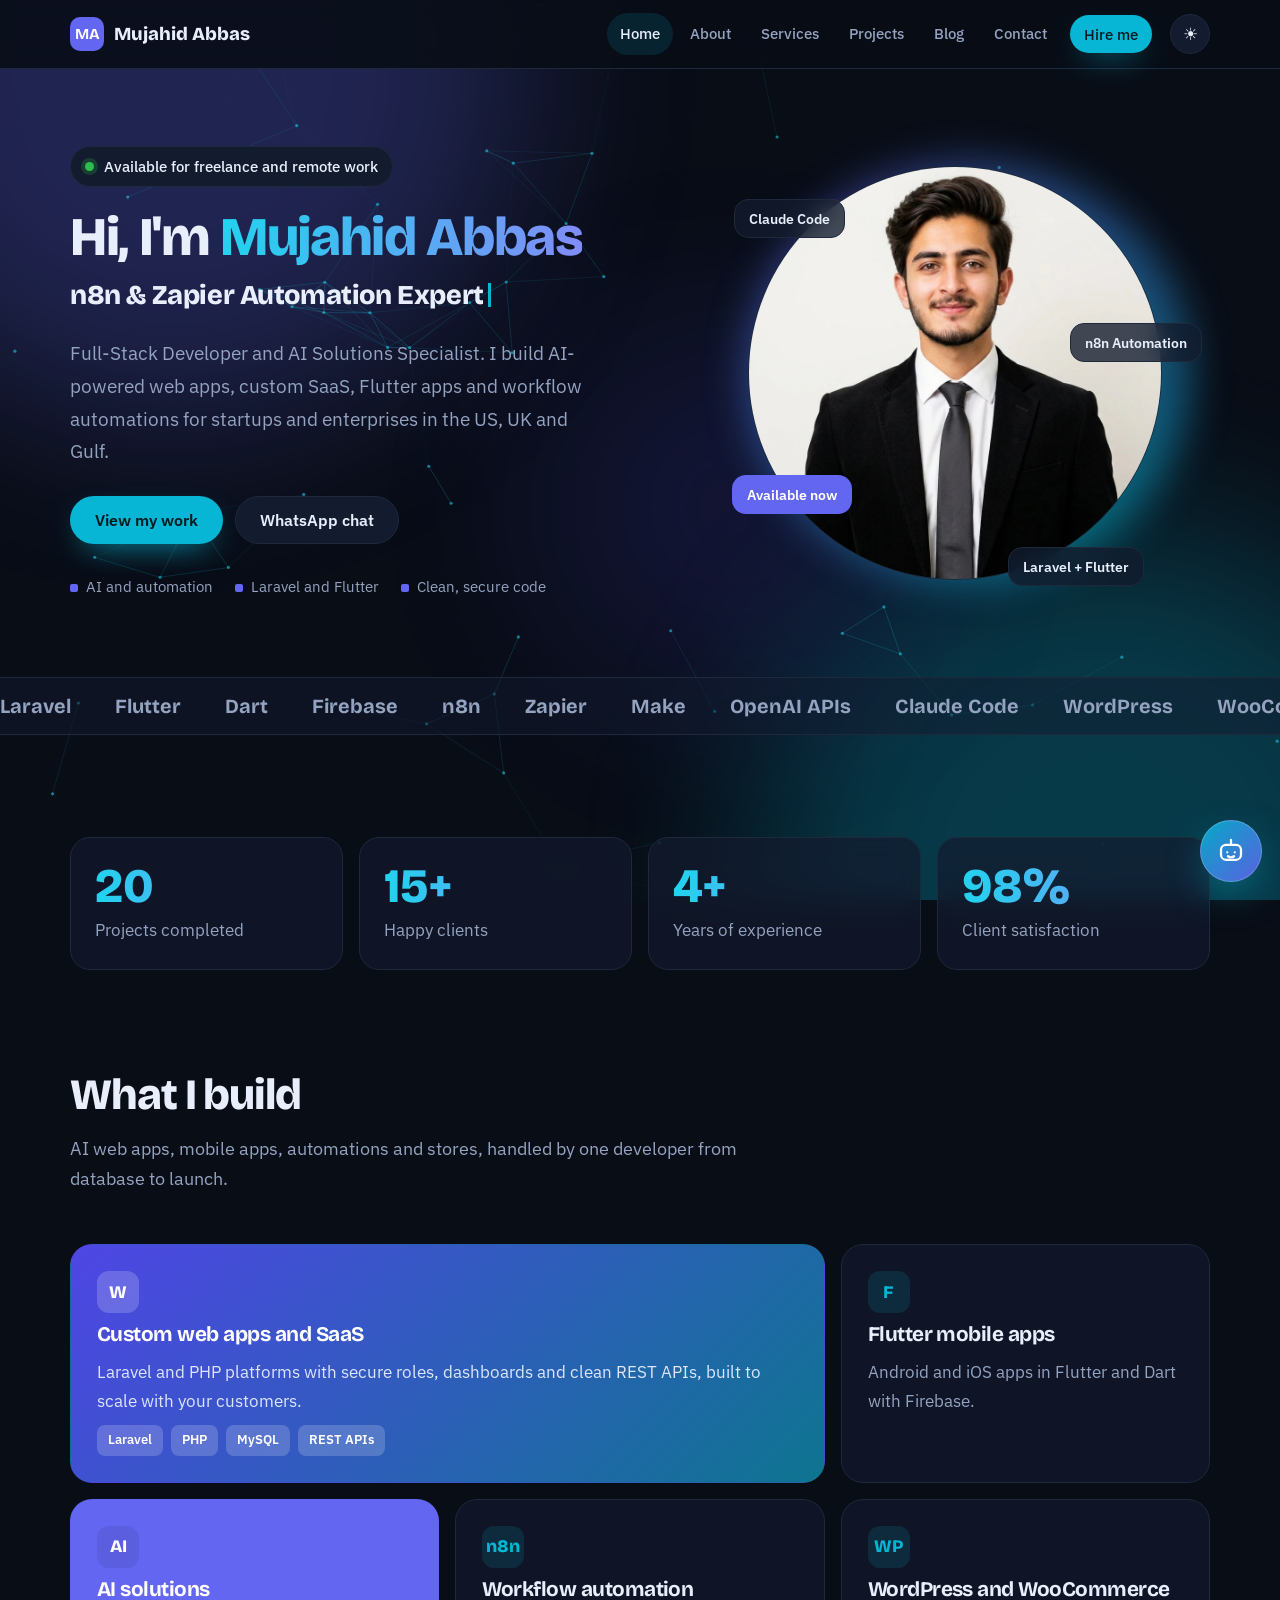
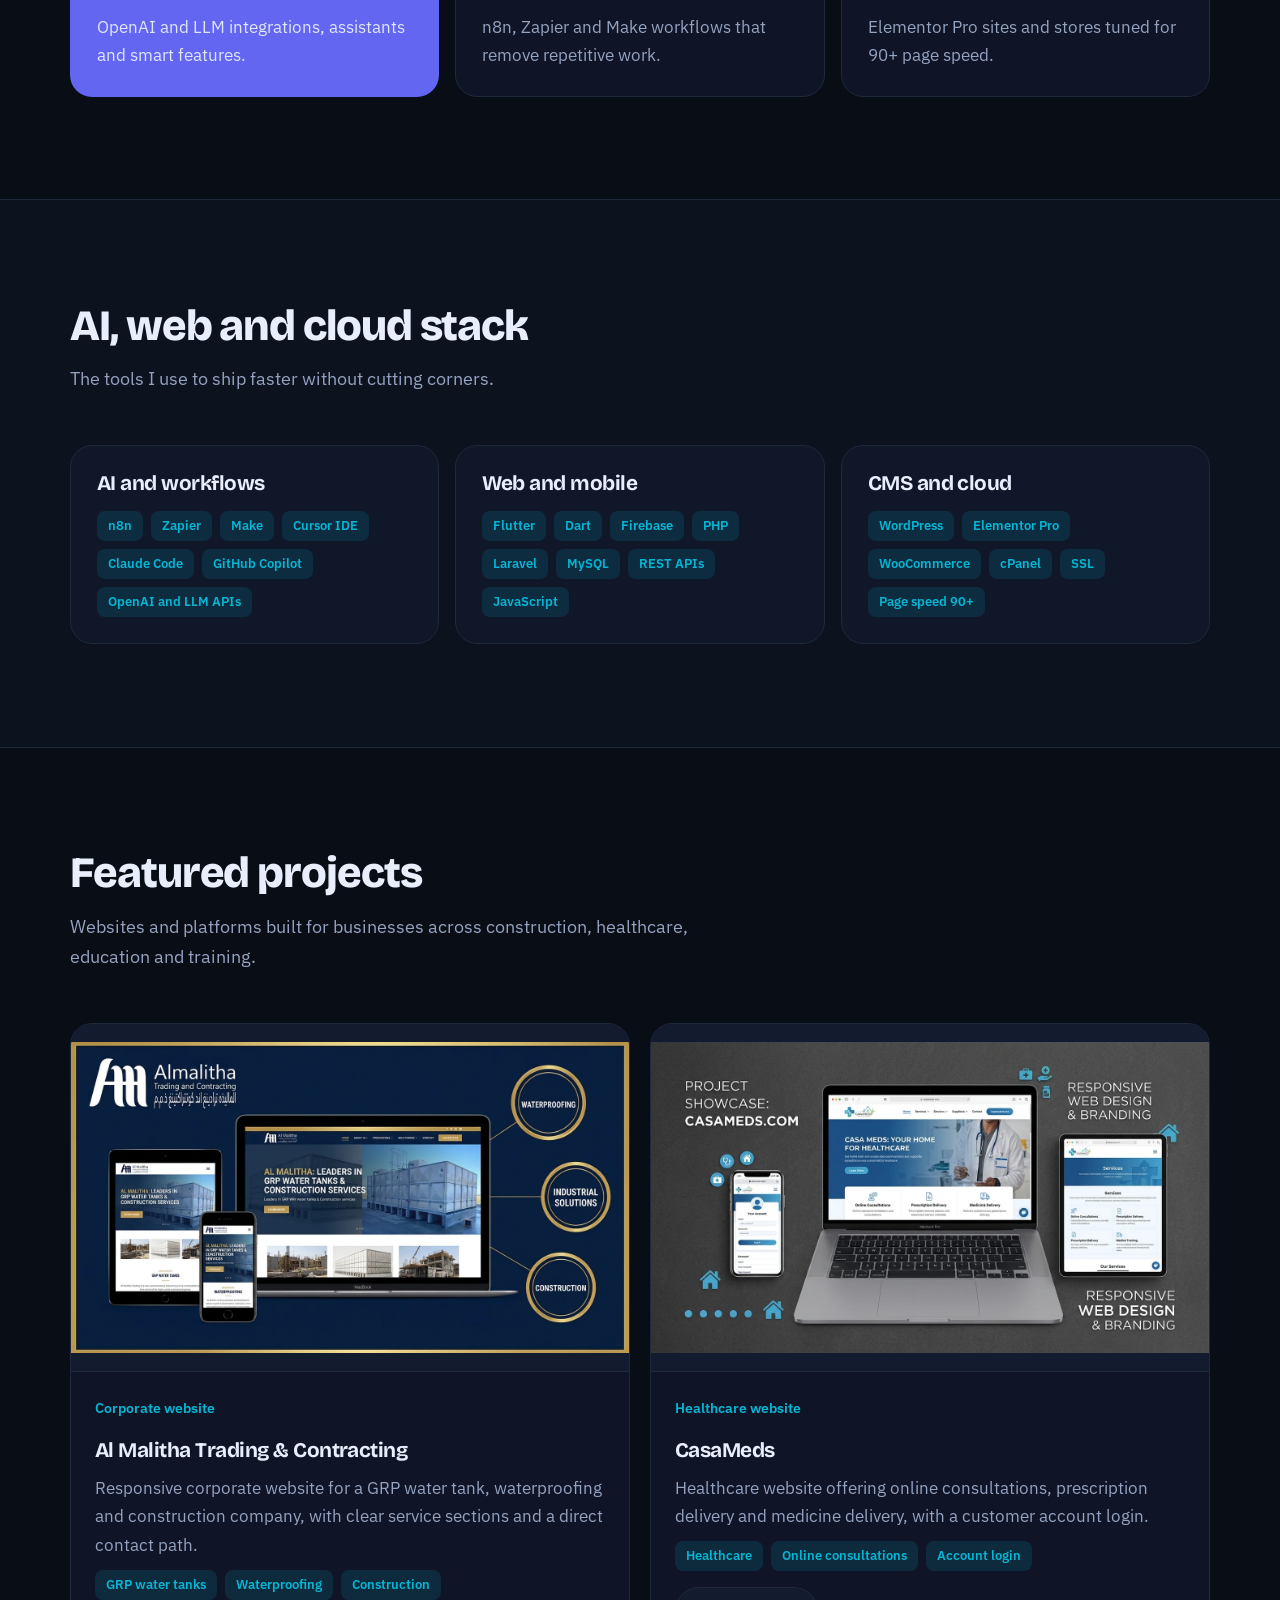
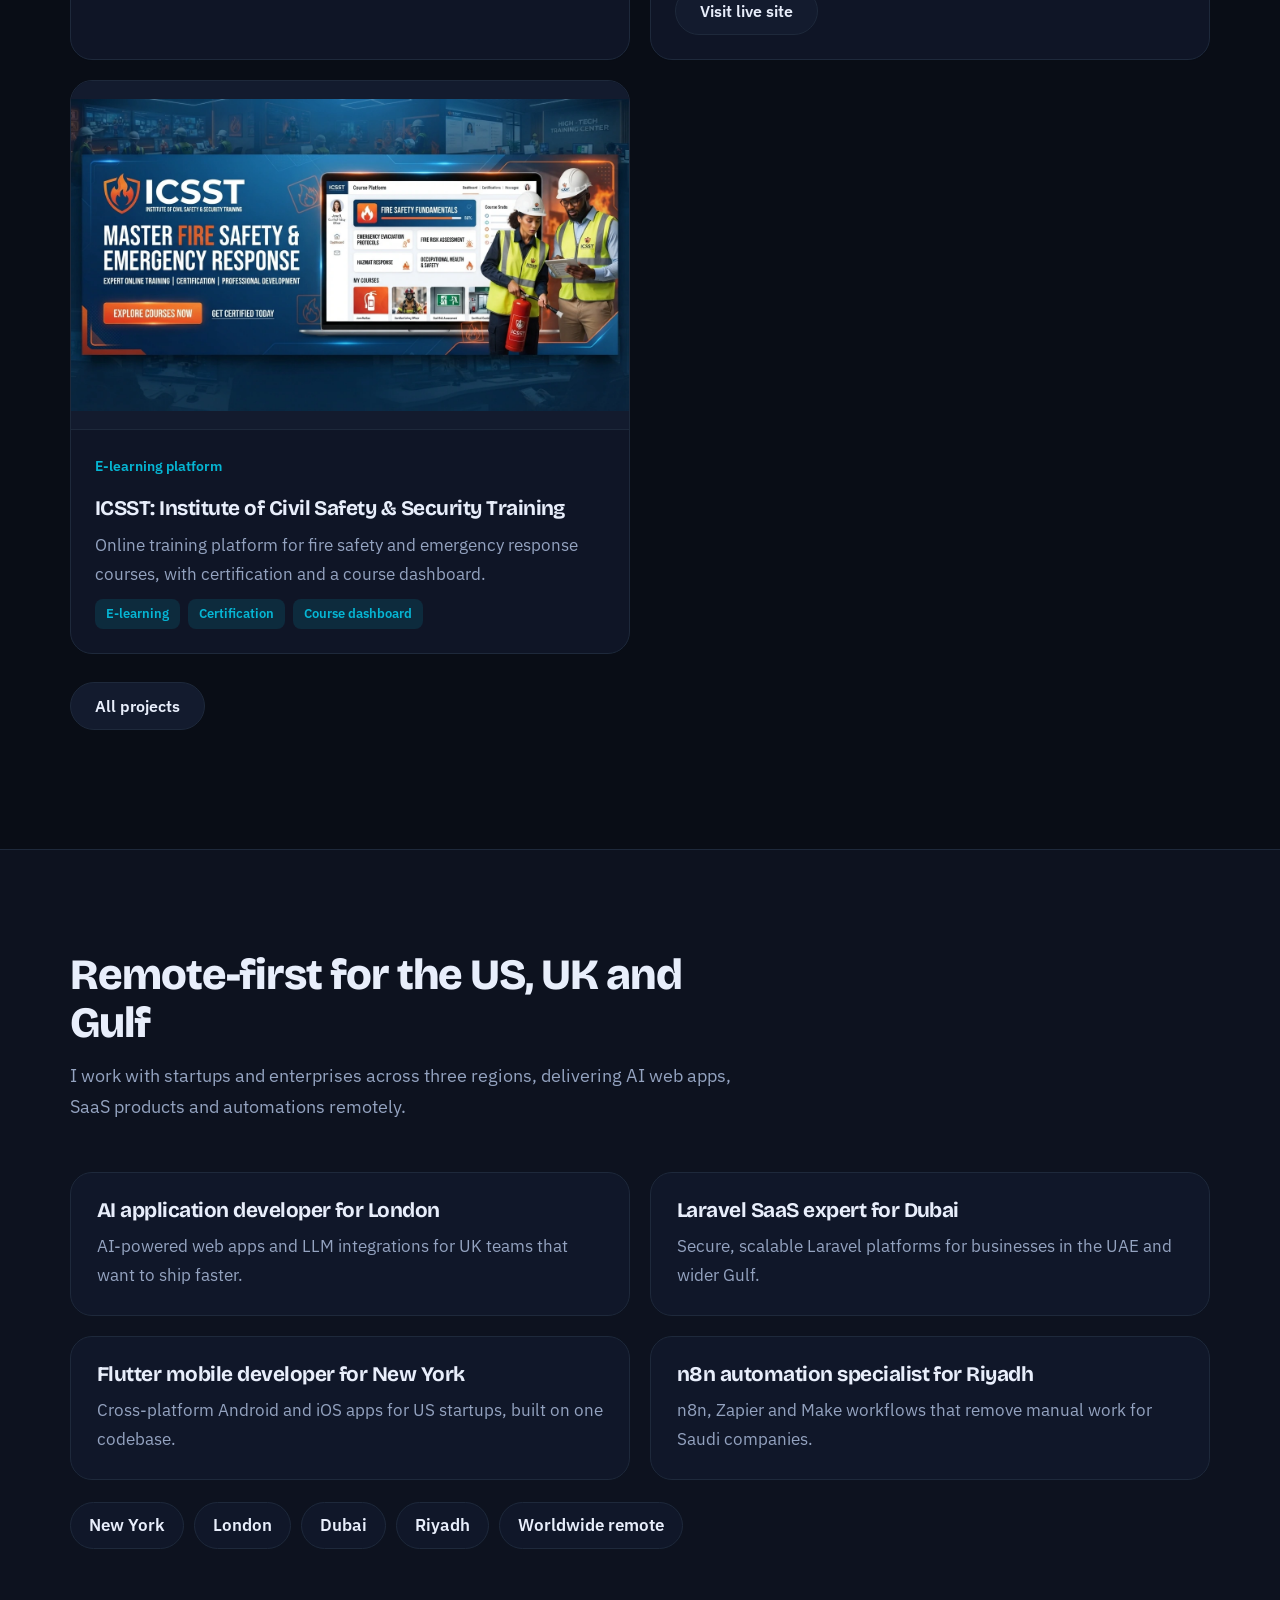
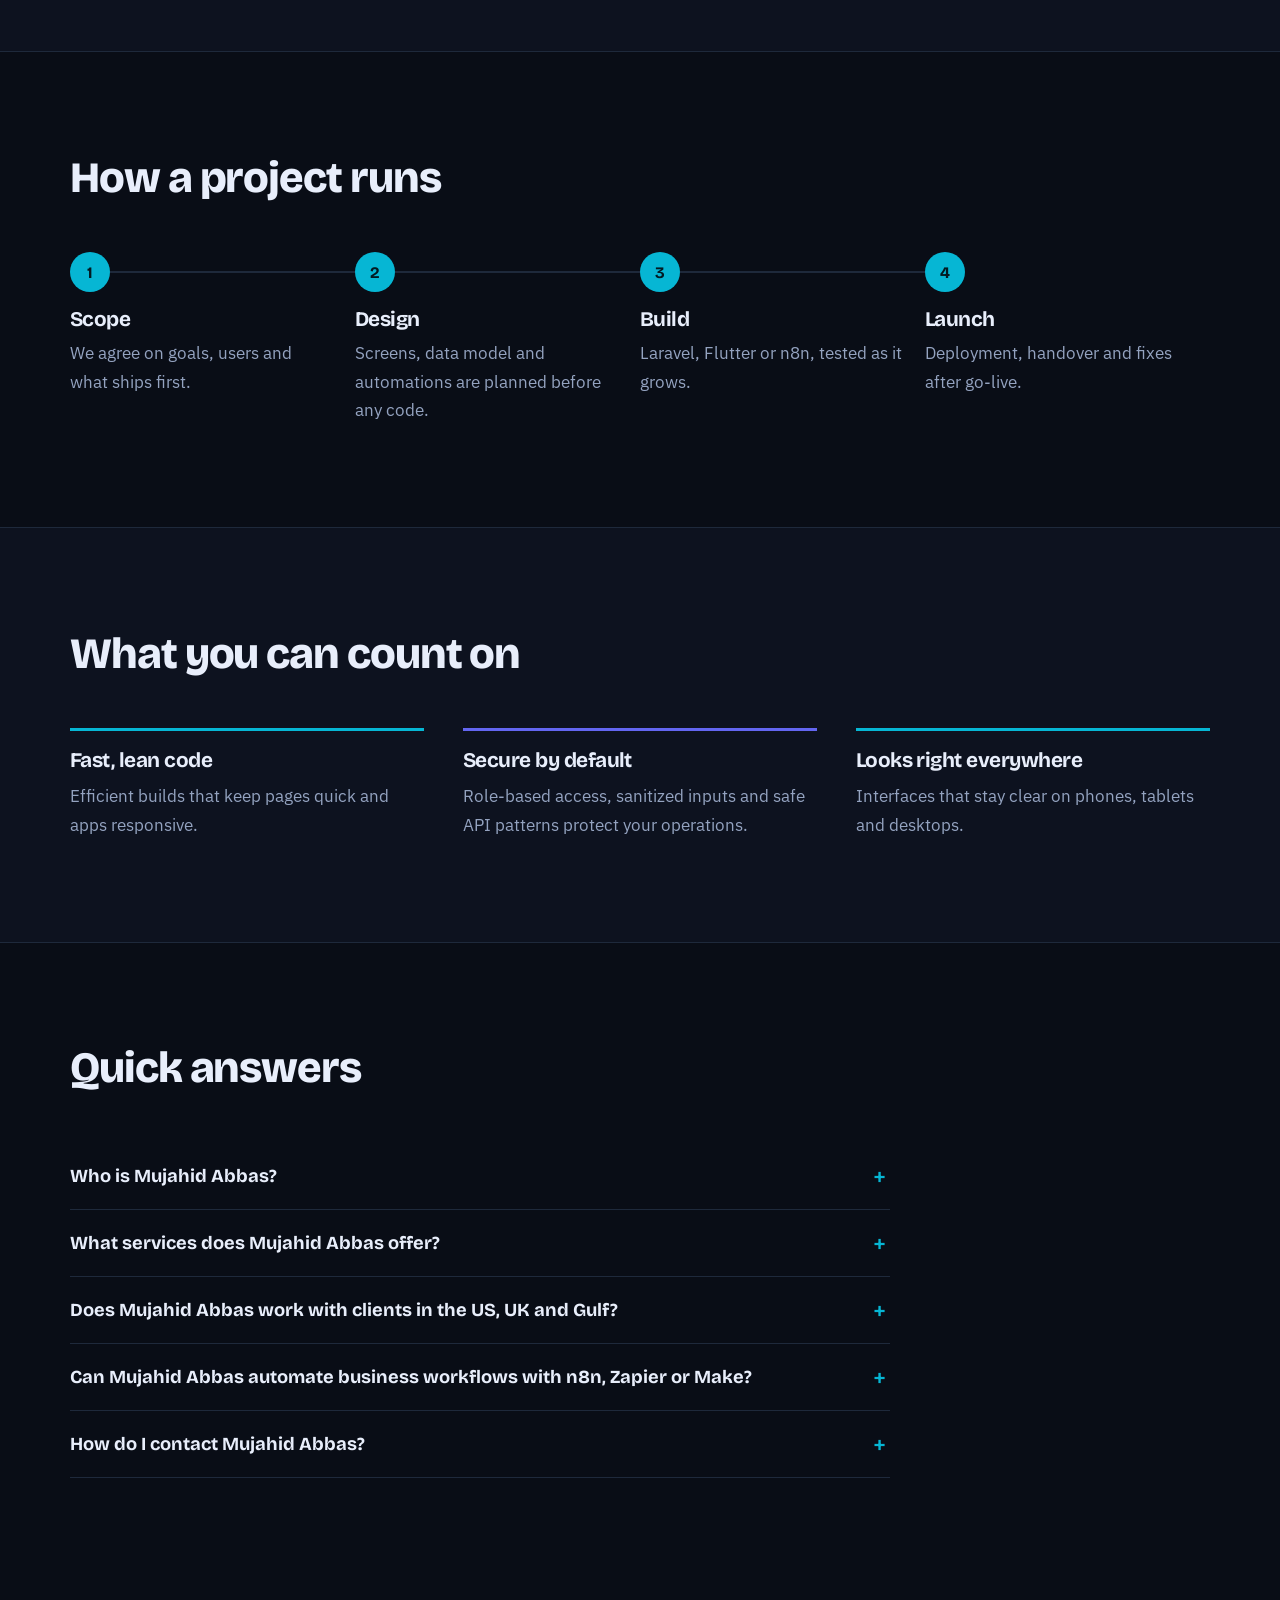
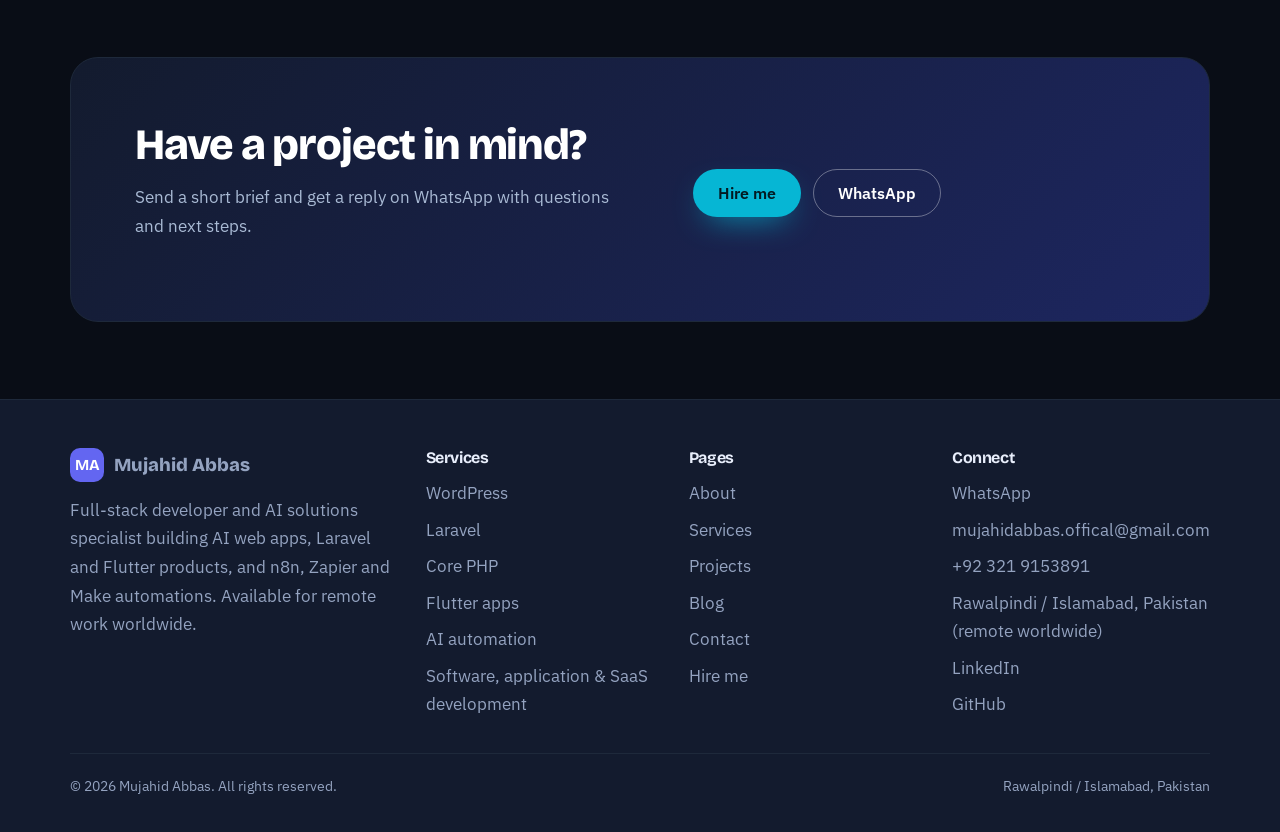
<file: index.html>
<!DOCTYPE html>
<html lang="en"><head><meta charset="utf-8"><meta name="viewport" content="width=device-width, initial-scale=1, viewport-fit=cover">
<title>Mujahid Abbas | WordPress, Laravel &amp; AI Automation Expert</title><meta name="description" content="Hire Mujahid Abbas, a freelance WordPress, Laravel and AI automation developer (n8n, Zapier, OpenAI) working remotely with clients in the US, UK and UAE."><meta name="author" content="Mujahid Abbas"><meta name="robots" content="index, follow, max-image-preview:large, max-snippet:-1">
<meta name="keywords" content="Mujahid Abbas, AI web developer, AI mobile app developer, Laravel developer, Flutter developer, n8n automation expert, Zapier automation, workflow automation, custom SaaS development, hire full-stack developer, AI application developer London, Laravel SaaS expert Dubai, Flutter mobile developer New York, n8n automation specialist Riyadh, New York, London, Dubai, Riyadh">
<meta name="google-site-verification" content="6GRSMKkt97w2_PG45ALNVmI8k_BOO3oY5fthm-kWGlk"><meta name="geo.region" content="PK-PB"><meta name="geo.placename" content="Rawalpindi">
<link rel="canonical" href="https://mujahidabbasweb.netlify.app/"><link rel="alternate" hreflang="en" href="https://mujahidabbasweb.netlify.app/"><link rel="alternate" hreflang="x-default" href="https://mujahidabbasweb.netlify.app/">
<link rel="icon" href="data:image/svg+xml,%3Csvg xmlns='http://www.w3.org/2000/svg' viewBox='0 0 64 64'%3E%3Crect width='64' height='64' rx='16' fill='%236366f1'/%3E%3Ctext x='32' y='42' font-size='28' font-weight='800' text-anchor='middle' fill='white' font-family='sans-serif'%3EMA%3C/text%3E%3C/svg%3E">
<meta name="theme-color" content="#090d16"><meta property="og:type" content="website"><meta property="og:site_name" content="Mujahid Abbas Portfolio"><meta property="og:title" content="Mujahid Abbas | WordPress, Laravel &amp; AI Automation Expert"><meta property="og:description" content="Hire Mujahid Abbas, a freelance WordPress, Laravel and AI automation developer (n8n, Zapier, OpenAI) working remotely with clients in the US, UK and UAE."><meta property="og:url" content="https://mujahidabbasweb.netlify.app/"><meta property="og:image" content="https://mujahidabbasweb.netlify.app/images/myimage/Mujahid-Abbas-Full-Stack-WordPress-Engineer-Ecommerce-Specialist-LinkedIn-Cover.webp"><meta property="og:locale" content="en_US">
<meta name="twitter:card" content="summary_large_image"><meta name="twitter:title" content="Mujahid Abbas | WordPress, Laravel &amp; AI Automation Expert"><meta name="twitter:description" content="Hire Mujahid Abbas, a freelance WordPress, Laravel and AI automation developer (n8n, Zapier, OpenAI) working remotely with clients in the US, UK and UAE."><meta name="twitter:image" content="https://mujahidabbasweb.netlify.app/images/myimage/Mujahid-Abbas-Full-Stack-WordPress-Engineer-Ecommerce-Specialist-LinkedIn-Cover.webp">
<link rel="preconnect" href="https://fonts.googleapis.com"><link rel="preconnect" href="https://fonts.gstatic.com" crossorigin>
<link href="https://fonts.googleapis.com/css2?family=Bricolage+Grotesque:opsz,wght@12..96,500;12..96,700;12..96,800&family=IBM+Plex+Sans:wght@400;500;600&display=swap" rel="stylesheet">
<script>try{document.documentElement.setAttribute('data-theme',localStorage.getItem('theme')||'dark')}catch(e){document.documentElement.setAttribute('data-theme','dark')}</script>
<link rel="stylesheet" href="css/style.css">
<script async src="https://www.googletagmanager.com/gtag/js?id=G-TR7Z3NMM59"></script>
<script>
  window.dataLayer = window.dataLayer || [];
  function gtag(){dataLayer.push(arguments);}
  gtag('js', new Date());
  gtag('config', 'G-TR7Z3NMM59');
</script>
<script type="application/ld+json">{"@context": "https://schema.org", "@graph": [{"@type": "Person", "@id": "https://mujahidabbasweb.netlify.app/#person", "name": "Mujahid Abbas", "url": "https://mujahidabbasweb.netlify.app/", "image": "https://mujahidabbasweb.netlify.app/images/myimage/mujahid-abbas.webp", "jobTitle": "Full-Stack Developer and AI Solutions Specialist", "email": "mailto:mujahidabbas.offical@gmail.com", "telephone": "+923219153891", "areaServed": [{"@type": "City", "name": "New York"}, {"@type": "City", "name": "London"}, {"@type": "City", "name": "Dubai"}, {"@type": "City", "name": "Riyadh"}, {"@type": "Country", "name": "United States"}, {"@type": "Country", "name": "United Kingdom"}, {"@type": "Country", "name": "United Arab Emirates"}, {"@type": "Country", "name": "Saudi Arabia"}], "description": "Full-stack developer and AI solutions specialist building AI web apps, SaaS, Laravel and Flutter products and n8n, Zapier and Make automations.", "address": {"@type": "PostalAddress", "addressLocality": "Rawalpindi", "addressRegion": "Punjab", "addressCountry": "PK"}, "knowsAbout": ["Laravel", "Flutter", "Dart", "Firebase", "PHP", "MySQL", "REST APIs", "n8n", "Zapier", "Make", "OpenAI API", "LLM integration", "WordPress", "WooCommerce", "SaaS development", "AI automation"], "hasCredential": {"@type": "EducationalOccupationalCredential", "name": "Certificate of Professional Excellence in Web Development", "credentialCategory": "certificate", "recognizedBy": {"@type": "Organization", "name": "NPXSoft Engineering Group"}}, "sameAs": ["https://www.linkedin.com/in/mujahid-abbas-dev", "https://github.com/mujahidabbasweb-hub"]}, {"@type": "WebSite", "@id": "https://mujahidabbasweb.netlify.app/#site", "url": "https://mujahidabbasweb.netlify.app/", "name": "Mujahid Abbas Portfolio", "publisher": {"@id": "https://mujahidabbasweb.netlify.app/#person"}, "inLanguage": "en"}, {"@type": "ProfessionalService", "name": "Mujahid Abbas, AI Web, Mobile and Automation Development", "url": "https://mujahidabbasweb.netlify.app/", "image": "https://mujahidabbasweb.netlify.app/images/myimage/mujahid-abbas.webp", "areaServed": [{"@type": "City", "name": "New York"}, {"@type": "City", "name": "London"}, {"@type": "City", "name": "Dubai"}, {"@type": "City", "name": "Riyadh"}, {"@type": "Country", "name": "United States"}, {"@type": "Country", "name": "United Kingdom"}, {"@type": "Country", "name": "United Arab Emirates"}, {"@type": "Country", "name": "Saudi Arabia"}], "founder": {"@id": "https://mujahidabbasweb.netlify.app/#person"}, "email": "mujahidabbas.offical@gmail.com", "telephone": "+923219153891", "address": {"@type": "PostalAddress", "addressLocality": "Rawalpindi", "addressCountry": "PK"}, "serviceType": ["Custom web application development", "Flutter mobile app development", "AI and LLM integration", "Workflow automation with n8n, Zapier and Make", "WordPress and WooCommerce development"], "hasOfferCatalog": {"@type": "OfferCatalog", "name": "Development services", "itemListElement": [{"@type": "Offer", "itemOffered": {"@type": "Service", "name": "Custom Laravel web apps and SaaS"}}, {"@type": "Offer", "itemOffered": {"@type": "Service", "name": "Flutter mobile apps"}}, {"@type": "Offer", "itemOffered": {"@type": "Service", "name": "AI and LLM integration"}}, {"@type": "Offer", "itemOffered": {"@type": "Service", "name": "Workflow automation with n8n, Zapier and Make"}}, {"@type": "Offer", "itemOffered": {"@type": "Service", "name": "WordPress and WooCommerce development"}}]}}, {"@type": "FAQPage", "mainEntity": [{"@type": "Question", "name": "Who is Mujahid Abbas?", "acceptedAnswer": {"@type": "Answer", "text": "Mujahid Abbas is a full-stack developer and AI solutions specialist based in Rawalpindi / Islamabad, Pakistan. He builds AI web apps, custom SaaS, Laravel and Flutter products, and n8n, Zapier and Make automations for clients worldwide."}}, {"@type": "Question", "name": "What services does Mujahid Abbas offer?", "acceptedAnswer": {"@type": "Answer", "text": "He offers custom Laravel web apps and SaaS, Flutter mobile apps, OpenAI and LLM integrations, workflow automation with n8n, Zapier and Make, and WordPress and WooCommerce development with page speed optimization."}}, {"@type": "Question", "name": "Does Mujahid Abbas work with clients in the US, UK and Gulf?", "acceptedAnswer": {"@type": "Answer", "text": "Yes. He works remotely with startups and enterprises in the United States, the United Kingdom and the Gulf (GCC), including clients in New York, London, Dubai and Riyadh."}}, {"@type": "Question", "name": "Can Mujahid Abbas automate business workflows with n8n, Zapier or Make?", "acceptedAnswer": {"@type": "Answer", "text": "Yes. He builds automations that connect CRMs, email, forms, databases and AI models so repetitive tasks run without manual work."}}, {"@type": "Question", "name": "How do I contact Mujahid Abbas?", "acceptedAnswer": {"@type": "Answer", "text": "Email mujahidabbas.offical@gmail.com, message +92 321 9153891 on WhatsApp, or use the Hire Me page. The brief form opens WhatsApp with your message ready to send."}}]}]}</script></head>
<body data-wa="923219153891"><div class="aurora" aria-hidden="true"><i></i><i></i><i></i></div><canvas id="bg" aria-hidden="true"></canvas><a class="skip" href="#main">Skip to content</a>
<header class="site"><div class="wrap bar"><a class="brand" href="index.html" aria-label="Mujahid Abbas, home"><b>MA</b>Mujahid Abbas</a>
<nav class="nav" id="nav" aria-label="Main"><a href="index.html" aria-current="page">Home</a><a href="about.html">About</a><a href="services.html">Services</a><a href="projects.html">Projects</a><a href="blog.html">Blog</a><a href="contact.html">Contact</a><a class="btn p" href="hire-me.html">Hire me</a></nav>
<button class="tt" id="tt" type="button" aria-label="Toggle light and dark mode"></button><button class="menu" id="menu" type="button" aria-label="Open menu" aria-expanded="false" aria-controls="nav">&#9776;</button></div></header>
<main id="main"><div class="hero"><div class="wrap hg"><div><span class="pill"><i aria-hidden="true"></i>Available for freelance and remote work</span>
<h1>Hi, I'm <span class="gt">Mujahid Abbas</span><span class="role"><span id="typing" data-phrases="[&quot;AI Web &amp; Mobile App Developer&quot;, &quot;n8n &amp; Zapier Automation Expert&quot;, &quot;Laravel &amp; Flutter Architect&quot;]">AI Web &amp; Mobile App Developer</span><span class="caret" aria-hidden="true"></span></span></h1>
<p class="lede">Full-Stack Developer and AI Solutions Specialist. I build AI-powered web apps, custom SaaS, Flutter apps and workflow automations for startups and enterprises in the US, UK and Gulf.</p>
<div class="row"><a class="btn p" href="projects.html">View my work</a><a class="btn g" href="https://wa.me/923219153891?text=Hi%20Mujahid,%20I%20want%20to%20discuss%20a%20project!" target="_blank" rel="noopener">WhatsApp chat</a></div>
<ul class="facts"><li>AI and automation</li><li>Laravel and Flutter</li><li>Clean, secure code</li></ul></div>
<div class="por"><img src="images\myimage\Mujahid-Abbas-Full-Stack-WordPress-Engineer-Ecommerce-Specialist-LinkedIn-Cover.webp" alt="Portrait of Mujahid Abbas, full-stack developer and AI solutions specialist, at his desk" width="1121" height="1403" fetchpriority="high"><span class="chip a">Claude Code</span><span class="chip b">n8n Automation</span><span class="chip c">Available now</span><span class="chip d">Laravel + Flutter</span></div></div></div>
<div class="mq" aria-hidden="true"><div><span>Laravel</span><span>Flutter</span><span>Dart</span><span>Firebase</span><span>n8n</span><span>Zapier</span><span>Make</span><span>OpenAI APIs</span><span>Claude Code</span><span>WordPress</span><span>WooCommerce</span><span>MySQL</span><span>Laravel</span><span>Flutter</span><span>Dart</span><span>Firebase</span><span>n8n</span><span>Zapier</span><span>Make</span><span>OpenAI APIs</span><span>Claude Code</span><span>WordPress</span><span>WooCommerce</span><span>MySQL</span></div></div>
<section style="padding-bottom:0"><div class="wrap"><div class="stats"><div class="st glass"><b data-count="20">20</b><span>Projects completed</span></div><div class="st glass"><b data-count="15" data-suffix="+">15+</b><span>Happy clients</span></div><div class="st glass"><b data-count="4" data-suffix="+">4+</b><span>Years of experience</span></div><div class="st glass"><b data-count="98" data-suffix="%">98%</b><span>Client satisfaction</span></div></div></div></section>
<section><div class="wrap"><div class="head"><h2>What I build</h2><p>AI web apps, mobile apps, automations and stores, handled by one developer from database to launch.</p></div><div class="bento">
<a class="bx w d" href="services.html#web"><span class="ic">W</span><h3>Custom web apps and SaaS</h3><p>Laravel and PHP platforms with secure roles, dashboards and clean REST APIs, built to scale with your customers.</p><ul class="chips"><li>Laravel</li><li>PHP</li><li>MySQL</li><li>REST APIs</li></ul></a>
<a class="bx" href="services.html#mobile"><span class="ic">F</span><h3>Flutter mobile apps</h3><p>Android and iOS apps in Flutter and Dart with Firebase.</p></a>
<a class="bx t" href="services.html#ai"><span class="ic">AI</span><h3>AI solutions</h3><p>OpenAI and LLM integrations, assistants and smart features.</p></a>
<a class="bx" href="services.html#auto"><span class="ic">n8n</span><h3>Workflow automation</h3><p>n8n, Zapier and Make workflows that remove repetitive work.</p></a>
<a class="bx" href="services.html#wp"><span class="ic">WP</span><h3>WordPress and WooCommerce</h3><p>Elementor Pro sites and stores tuned for 90+ page speed.</p></a></div></div></section>
<section class="alt"><div class="wrap"><div class="head"><h2>AI, web and cloud stack</h2><p>The tools I use to ship faster without cutting corners.</p></div><div class="skills"><div class="glass"><h3>AI and workflows</h3><ul class="chips"><li>n8n</li><li>Zapier</li><li>Make</li><li>Cursor IDE</li><li>Claude Code</li><li>GitHub Copilot</li><li>OpenAI and LLM APIs</li></ul></div><div class="glass"><h3>Web and mobile</h3><ul class="chips"><li>Flutter</li><li>Dart</li><li>Firebase</li><li>PHP</li><li>Laravel</li><li>MySQL</li><li>REST APIs</li><li>JavaScript</li></ul></div><div class="glass"><h3>CMS and cloud</h3><ul class="chips"><li>WordPress</li><li>Elementor Pro</li><li>WooCommerce</li><li>cPanel</li><li>SSL</li><li>Page speed 90+</li></ul></div></div></div></section>
<section><div class="wrap"><div class="head"><h2>Featured projects</h2><p>Websites and platforms built for businesses across construction, healthcare, education and training.</p></div><div class="pgrid"><article class="pc"><div class="pimg"><img src="images/projects/al-malitha-trading-contracting-website.webp" alt="Al Malitha Trading and Contracting website on laptop, tablet and phone" width="1376" height="768" loading="lazy" decoding="async"></div><div class="pbody"><span class="tag">Corporate website</span><h3>Al Malitha Trading &amp; Contracting</h3><p>Responsive corporate website for a GRP water tank, waterproofing and construction company, with clear service sections and a direct contact path.</p><ul class="chips"><li>GRP water tanks</li><li>Waterproofing</li><li>Construction</li></ul></div></article><article class="pc"><div class="pimg"><img src="images/projects/casameds-healthcare-website.webp" alt="CasaMeds healthcare website showing online consultations and medicine delivery" width="1376" height="768" loading="lazy" decoding="async"></div><div class="pbody"><span class="tag">Healthcare website</span><h3>CasaMeds</h3><p>Healthcare website offering online consultations, prescription delivery and medicine delivery, with a customer account login.</p><ul class="chips"><li>Healthcare</li><li>Online consultations</li><li>Account login</li></ul><a class="btn g" href="https://casameds.com" target="_blank" rel="noopener">Visit live site</a></div></article><article class="pc"><div class="pimg"><img src="images/projects/icsst-fire-safety-training-platform.webp" alt="ICSST online fire safety training platform with course dashboard" width="1376" height="768" loading="lazy" decoding="async"></div><div class="pbody"><span class="tag">E-learning platform</span><h3>ICSST: Institute of Civil Safety &amp; Security Training</h3><p>Online training platform for fire safety and emergency response courses, with certification and a course dashboard.</p><ul class="chips"><li>E-learning</li><li>Certification</li><li>Course dashboard</li></ul></div></article></div><p style="margin-top:28px"><a class="btn g" href="projects.html">All projects</a></p></div></section>
<section class="alt"><div class="wrap"><div class="head"><h2>Remote-first for the US, UK and Gulf</h2><p>I work with startups and enterprises across three regions, delivering AI web apps, SaaS products and automations remotely.</p></div>
<div class="pgrid"><a class="mk glass" href="services.html#ai"><h3>AI application developer for London</h3><p>AI-powered web apps and LLM integrations for UK teams that want to ship faster.</p></a>
<a class="mk glass" href="services.html#web"><h3>Laravel SaaS expert for Dubai</h3><p>Secure, scalable Laravel platforms for businesses in the UAE and wider Gulf.</p></a>
<a class="mk glass" href="services.html#mobile"><h3>Flutter mobile developer for New York</h3><p>Cross-platform Android and iOS apps for US startups, built on one codebase.</p></a>
<a class="mk glass" href="services.html#auto"><h3>n8n automation specialist for Riyadh</h3><p>n8n, Zapier and Make workflows that remove manual work for Saudi companies.</p></a></div>
<div class="geo"><span>New York</span><span>London</span><span>Dubai</span><span>Riyadh</span><span>Worldwide remote</span></div></div></section>
<section><div class="wrap"><div class="head"><h2>How a project runs</h2></div><ol class="steps"><li><h3>Scope</h3><p>We agree on goals, users and what ships first.</p></li><li><h3>Design</h3><p>Screens, data model and automations are planned before any code.</p></li><li><h3>Build</h3><p>Laravel, Flutter or n8n, tested as it grows.</p></li><li><h3>Launch</h3><p>Deployment, handover and fixes after go-live.</p></li></ol></div></section>
<section class="alt"><div class="wrap"><div class="head"><h2>What you can count on</h2></div><div class="trio"><div><h3>Fast, lean code</h3><p>Efficient builds that keep pages quick and apps responsive.</p></div><div><h3>Secure by default</h3><p>Role-based access, sanitized inputs and safe API patterns protect your operations.</p></div><div><h3>Looks right everywhere</h3><p>Interfaces that stay clear on phones, tablets and desktops.</p></div></div></div></section>
<section><div class="wrap"><div class="head"><h2>Quick answers</h2></div><div class="faq"><details><summary>Who is Mujahid Abbas?</summary><p>Mujahid Abbas is a full-stack developer and AI solutions specialist based in Rawalpindi / Islamabad, Pakistan. He builds AI web apps, custom SaaS, Laravel and Flutter products, and n8n, Zapier and Make automations for clients worldwide.</p></details><details><summary>What services does Mujahid Abbas offer?</summary><p>He offers custom Laravel web apps and SaaS, Flutter mobile apps, OpenAI and LLM integrations, workflow automation with n8n, Zapier and Make, and WordPress and WooCommerce development with page speed optimization.</p></details><details><summary>Does Mujahid Abbas work with clients in the US, UK and Gulf?</summary><p>Yes. He works remotely with startups and enterprises in the United States, the United Kingdom and the Gulf (GCC), including clients in New York, London, Dubai and Riyadh.</p></details><details><summary>Can Mujahid Abbas automate business workflows with n8n, Zapier or Make?</summary><p>Yes. He builds automations that connect CRMs, email, forms, databases and AI models so repetitive tasks run without manual work.</p></details><details><summary>How do I contact Mujahid Abbas?</summary><p>Email mujahidabbas.offical@gmail.com, message +92 321 9153891 on WhatsApp, or use the Hire Me page. The brief form opens WhatsApp with your message ready to send.</p></details></div></div></section><div class="wrap" style="margin-top:clamp(40px,6vw,80px)"><div class="cta"><div><h2>Have a project in mind?</h2><p style="margin-top:14px">Send a short brief and get a reply on WhatsApp with questions and next steps.</p></div>
<div class="row"><a class="btn p" href="hire-me.html">Hire me</a><a class="btn g" style="background:transparent;color:#fff;border-color:rgba(255,255,255,.35)" href="https://wa.me/923219153891?text=Hi%20Mujahid,%20I%20want%20to%20discuss%20a%20project!" target="_blank" rel="noopener">WhatsApp</a></div></div></div></main>
<footer><div class="wrap"><div class="fg"><div><a class="brand" href="index.html"><b>MA</b>Mujahid Abbas</a><p class="muted" style="margin-top:14px;max-width:40ch">Full-stack developer and AI solutions specialist building AI web apps, Laravel and Flutter products, and n8n, Zapier and Make automations. Available for remote work worldwide.</p></div>
<div><h3>Services</h3><ul><li><a href="services.html#wp">WordPress</a></li><li><a href="services.html#web">Laravel</a></li><li><a href="services.html#web">Core PHP</a></li><li><a href="services.html#mobile">Flutter apps</a></li><li><a href="services.html#ai">AI automation</a></li><li><a href="services.html#web">Software, application &amp; SaaS development</a></li></ul></div>
<div><h3>Pages</h3><ul><li><a href="about.html">About</a></li><li><a href="services.html">Services</a></li><li><a href="projects.html">Projects</a></li><li><a href="blog.html">Blog</a></li><li><a href="contact.html">Contact</a></li><li><a href="hire-me.html">Hire me</a></li></ul></div>
<div><h3>Connect</h3><ul><li><a href="https://wa.me/923219153891?text=Hi%20Mujahid,%20I%20want%20to%20discuss%20a%20project!" target="_blank" rel="noopener">WhatsApp</a></li><li><a href="mailto:mujahidabbas.offical@gmail.com">mujahidabbas.offical@gmail.com</a></li><li><a href="tel:+923219153891">+92 321 9153891</a></li><li style="color:var(--muted)">Rawalpindi / Islamabad, Pakistan (remote worldwide)</li><li><a href="https://www.linkedin.com/in/mujahid-abbas-dev" target="_blank" rel="noopener me">LinkedIn</a></li><li><a href="https://github.com/mujahidabbasweb-hub" target="_blank" rel="noopener me">GitHub</a></li></ul></div></div>
<div class="copy"><span>&copy; 2026 Mujahid Abbas. All rights reserved.</span><span>Rawalpindi / Islamabad, Pakistan</span></div></div></footer>
<script src="js/script.js" defer></script></body></html>
</file>
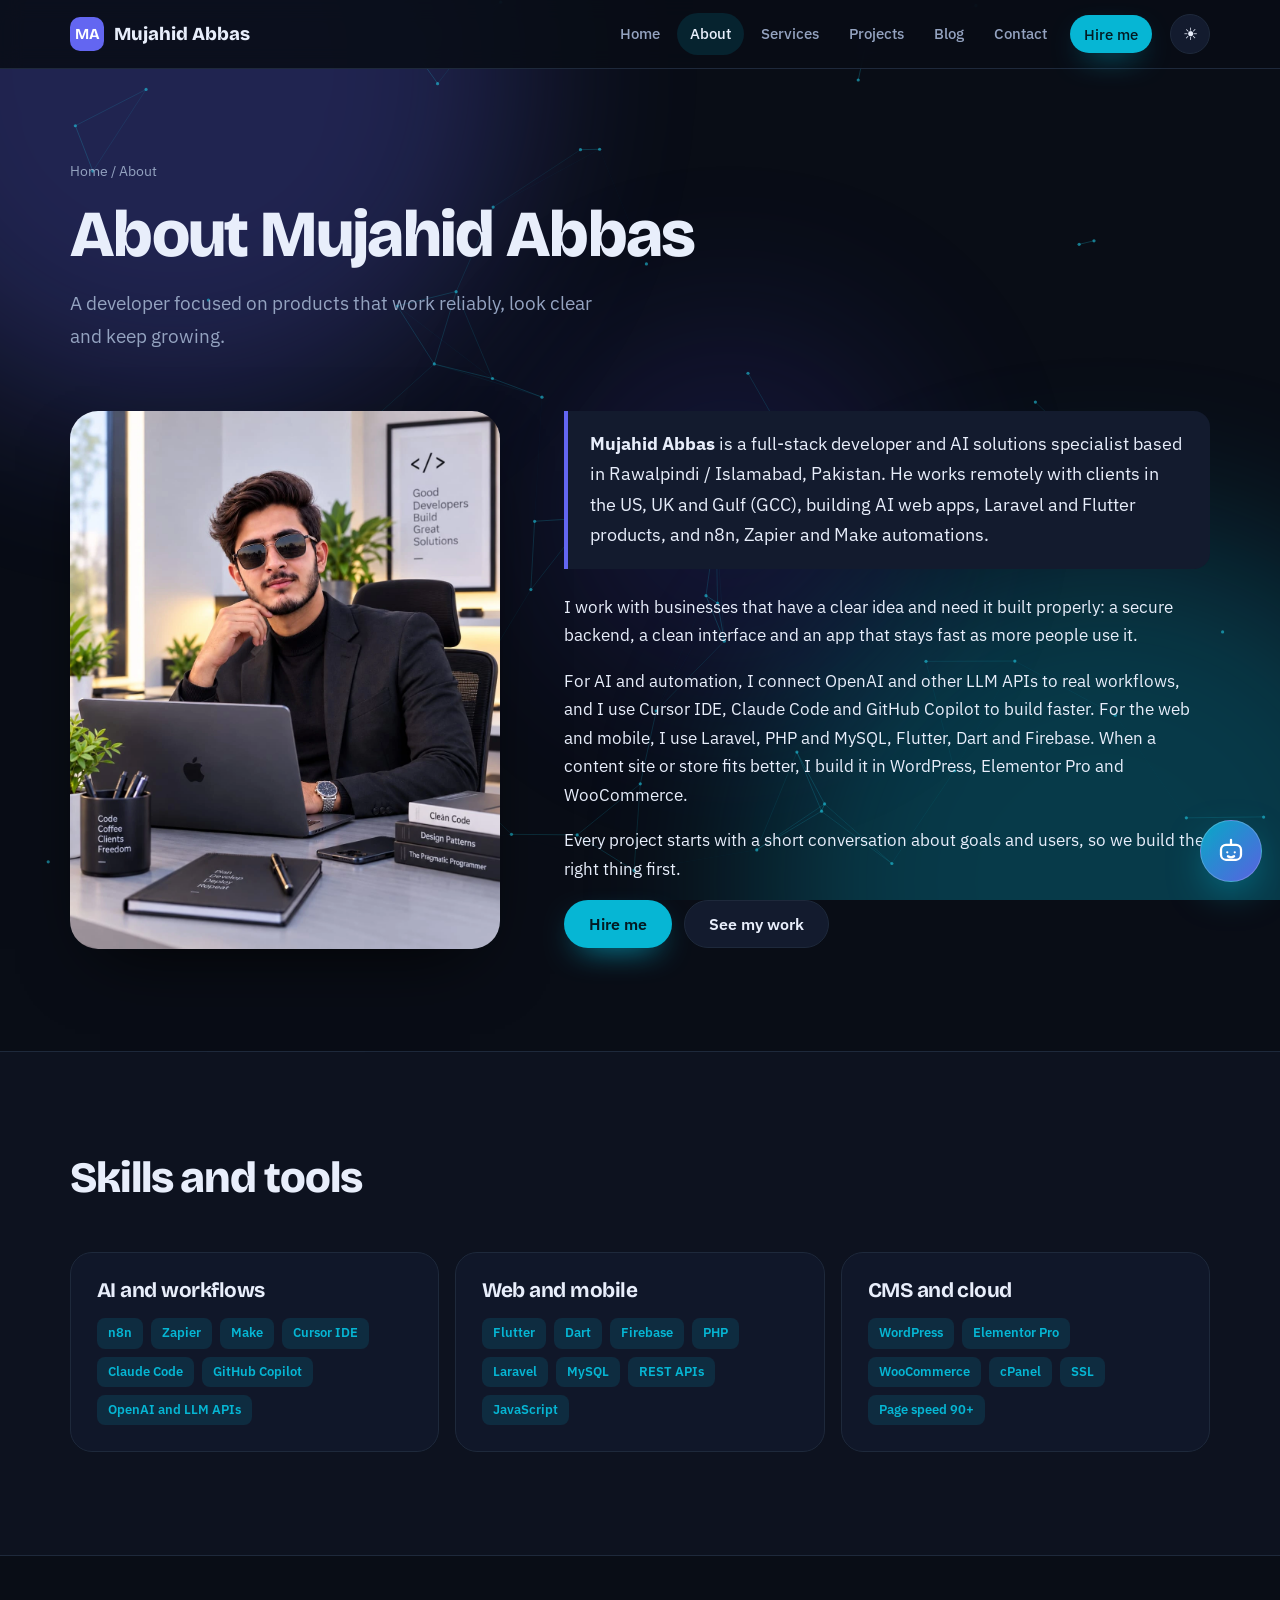
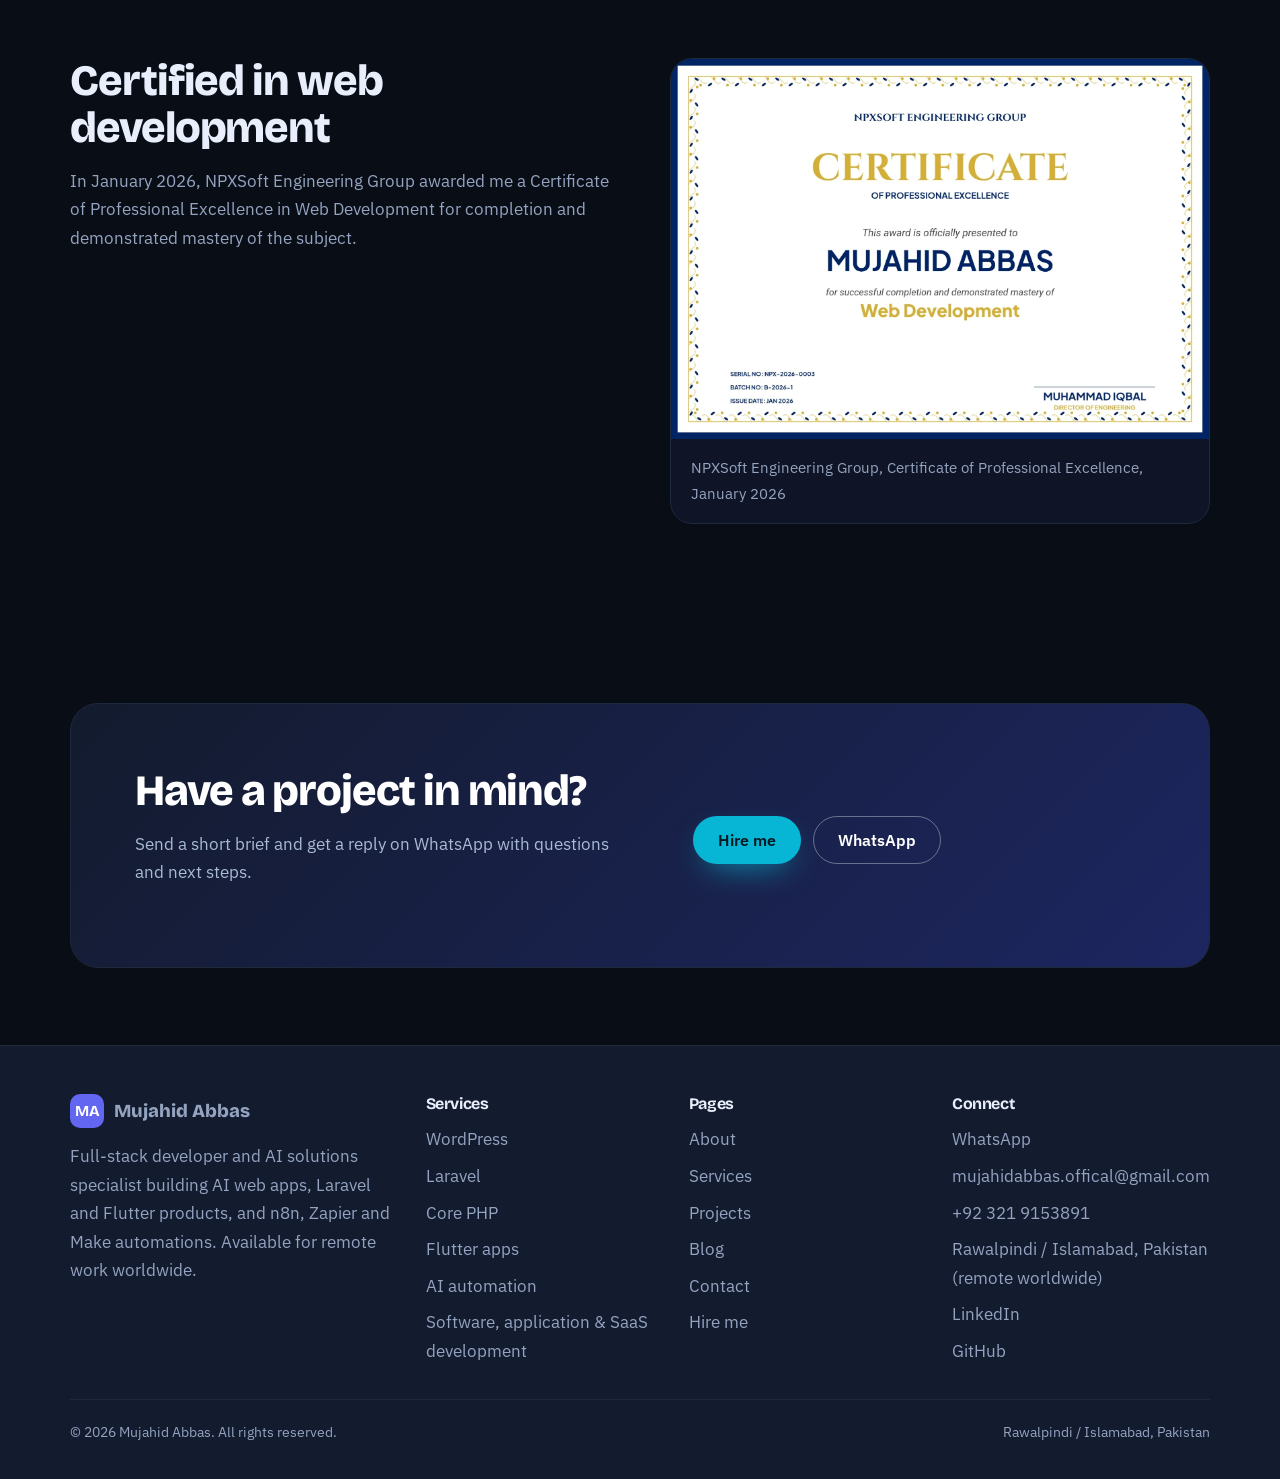
<file: about.html>
<!DOCTYPE html>
<html lang="en"><head><meta charset="utf-8"><meta name="viewport" content="width=device-width, initial-scale=1, viewport-fit=cover">
<title>About Mujahid Abbas | AI Solutions Specialist &amp; Full-Stack Developer</title><meta name="description" content="Learn how Mujahid Abbas, a full-stack developer and AI solutions specialist in Pakistan, builds AI web apps, Flutter and Laravel products and automations for US, UK and Gulf clients."><meta name="author" content="Mujahid Abbas"><meta name="robots" content="index, follow, max-image-preview:large, max-snippet:-1">
<meta name="keywords" content="Mujahid Abbas, AI web developer, AI mobile app developer, Laravel developer, Flutter developer, n8n automation expert, Zapier automation, workflow automation, custom SaaS development, hire full-stack developer, AI application developer London, Laravel SaaS expert Dubai, Flutter mobile developer New York, n8n automation specialist Riyadh, New York, London, Dubai, Riyadh">
<meta name="google-site-verification" content="6GRSMKkt97w2_PG45ALNVmI8k_BOO3oY5fthm-kWGlk"><meta name="geo.region" content="PK-PB"><meta name="geo.placename" content="Rawalpindi">
<link rel="canonical" href="https://mujahidabbasweb.netlify.app/about"><link rel="alternate" hreflang="en" href="https://mujahidabbasweb.netlify.app/about"><link rel="alternate" hreflang="x-default" href="https://mujahidabbasweb.netlify.app/about">
<link rel="icon" href="data:image/svg+xml,%3Csvg xmlns='http://www.w3.org/2000/svg' viewBox='0 0 64 64'%3E%3Crect width='64' height='64' rx='16' fill='%236366f1'/%3E%3Ctext x='32' y='42' font-size='28' font-weight='800' text-anchor='middle' fill='white' font-family='sans-serif'%3EMA%3C/text%3E%3C/svg%3E">
<meta name="theme-color" content="#090d16"><meta property="og:type" content="website"><meta property="og:site_name" content="Mujahid Abbas Portfolio"><meta property="og:title" content="About Mujahid Abbas | AI Solutions Specialist &amp; Full-Stack Developer"><meta property="og:description" content="Learn how Mujahid Abbas, a full-stack developer and AI solutions specialist in Pakistan, builds AI web apps, Flutter and Laravel products and automations for US, UK and Gulf clients."><meta property="og:url" content="https://mujahidabbasweb.netlify.app/about"><meta property="og:image" content="https://mujahidabbasweb.netlify.app/images/myimage/mujahid-abbas.webp"><meta property="og:locale" content="en_US">
<meta name="twitter:card" content="summary_large_image"><meta name="twitter:title" content="About Mujahid Abbas | AI Solutions Specialist &amp; Full-Stack Developer"><meta name="twitter:description" content="Learn how Mujahid Abbas, a full-stack developer and AI solutions specialist in Pakistan, builds AI web apps, Flutter and Laravel products and automations for US, UK and Gulf clients."><meta name="twitter:image" content="https://mujahidabbasweb.netlify.app/images/myimage/mujahid-abbas.webp">
<link rel="preconnect" href="https://fonts.googleapis.com"><link rel="preconnect" href="https://fonts.gstatic.com" crossorigin>
<link href="https://fonts.googleapis.com/css2?family=Bricolage+Grotesque:opsz,wght@12..96,500;12..96,700;12..96,800&family=IBM+Plex+Sans:wght@400;500;600&display=swap" rel="stylesheet">
<script>try{document.documentElement.setAttribute('data-theme',localStorage.getItem('theme')||'dark')}catch(e){document.documentElement.setAttribute('data-theme','dark')}</script>
<link rel="stylesheet" href="css/style.css">
<script async src="https://www.googletagmanager.com/gtag/js?id=G-TR7Z3NMM59"></script>
<script>
  window.dataLayer = window.dataLayer || [];
  function gtag(){dataLayer.push(arguments);}
  gtag('js', new Date());
  gtag('config', 'G-TR7Z3NMM59');
</script>
<script type="application/ld+json">{"@context": "https://schema.org", "@graph": [{"@type": "Person", "@id": "https://mujahidabbasweb.netlify.app/#person", "name": "Mujahid Abbas", "url": "https://mujahidabbasweb.netlify.app/", "image": "https://mujahidabbasweb.netlify.app/images/myimage/mujahid-abbas.webp", "jobTitle": "Full-Stack Developer and AI Solutions Specialist", "email": "mailto:mujahidabbas.offical@gmail.com", "telephone": "+923219153891", "areaServed": [{"@type": "City", "name": "New York"}, {"@type": "City", "name": "London"}, {"@type": "City", "name": "Dubai"}, {"@type": "City", "name": "Riyadh"}, {"@type": "Country", "name": "United States"}, {"@type": "Country", "name": "United Kingdom"}, {"@type": "Country", "name": "United Arab Emirates"}, {"@type": "Country", "name": "Saudi Arabia"}], "description": "Full-stack developer and AI solutions specialist building AI web apps, SaaS, Laravel and Flutter products and n8n, Zapier and Make automations.", "address": {"@type": "PostalAddress", "addressLocality": "Rawalpindi", "addressRegion": "Punjab", "addressCountry": "PK"}, "knowsAbout": ["Laravel", "Flutter", "Dart", "Firebase", "PHP", "MySQL", "REST APIs", "n8n", "Zapier", "Make", "OpenAI API", "LLM integration", "WordPress", "WooCommerce", "SaaS development", "AI automation"], "hasCredential": {"@type": "EducationalOccupationalCredential", "name": "Certificate of Professional Excellence in Web Development", "credentialCategory": "certificate", "recognizedBy": {"@type": "Organization", "name": "NPXSoft Engineering Group"}}, "sameAs": ["https://www.linkedin.com/in/mujahid-abbas-dev", "https://github.com/mujahidabbasweb-hub"]}, {"@type": "BreadcrumbList", "itemListElement": [{"@type": "ListItem", "position": 1, "name": "Home", "item": "https://mujahidabbasweb.netlify.app/"}, {"@type": "ListItem", "position": 2, "name": "About", "item": "https://mujahidabbasweb.netlify.app/about"}]}, {"@type": "ProfilePage", "mainEntity": {"@id": "https://mujahidabbasweb.netlify.app/#person"}}]}</script></head>
<body data-wa="923219153891"><div class="aurora" aria-hidden="true"><i></i><i></i><i></i></div><canvas id="bg" aria-hidden="true"></canvas><a class="skip" href="#main">Skip to content</a>
<header class="site"><div class="wrap bar"><a class="brand" href="index.html" aria-label="Mujahid Abbas, home"><b>MA</b>Mujahid Abbas</a>
<nav class="nav" id="nav" aria-label="Main"><a href="index.html">Home</a><a href="about.html" aria-current="page">About</a><a href="services.html">Services</a><a href="projects.html">Projects</a><a href="blog.html">Blog</a><a href="contact.html">Contact</a><a class="btn p" href="hire-me.html">Hire me</a></nav>
<button class="tt" id="tt" type="button" aria-label="Toggle light and dark mode"></button><button class="menu" id="menu" type="button" aria-label="Open menu" aria-expanded="false" aria-controls="nav">&#9776;</button></div></header>
<main id="main"><div class="wrap page-h"><nav class="crumbs" aria-label="Breadcrumb"><a href="index.html">Home</a> / About</nav><h1>About Mujahid Abbas</h1><p class="lede">A developer focused on products that work reliably, look clear and keep growing.</p></div>
<section style="padding-top:20px"><div class="wrap ab"><img src="images/myimage/mujahid-abbas.webp" alt="Mujahid Abbas, full-stack developer and AI solutions specialist" width="1121" height="1403" loading="lazy">
<div><p class="ans"><strong>Mujahid Abbas</strong> is a full-stack developer and AI solutions specialist based in Rawalpindi / Islamabad, Pakistan. He works remotely with clients in the US, UK and Gulf (GCC), building AI web apps, Laravel and Flutter products, and n8n, Zapier and Make automations.</p>
<p>I work with businesses that have a clear idea and need it built properly: a secure backend, a clean interface and an app that stays fast as more people use it.</p>
<p>For AI and automation, I connect OpenAI and other LLM APIs to real workflows, and I use Cursor IDE, Claude Code and GitHub Copilot to build faster. For the web and mobile, I use Laravel, PHP and MySQL, Flutter, Dart and Firebase. When a content site or store fits better, I build it in WordPress, Elementor Pro and WooCommerce.</p>
<p>Every project starts with a short conversation about goals and users, so we build the right thing first.</p>
<div class="row"><a class="btn p" href="hire-me.html">Hire me</a><a class="btn g" href="projects.html">See my work</a></div></div></div></section>
<section class="alt"><div class="wrap"><div class="head"><h2>Skills and tools</h2></div><div class="skills"><div class="glass"><h3>AI and workflows</h3><ul class="chips"><li>n8n</li><li>Zapier</li><li>Make</li><li>Cursor IDE</li><li>Claude Code</li><li>GitHub Copilot</li><li>OpenAI and LLM APIs</li></ul></div><div class="glass"><h3>Web and mobile</h3><ul class="chips"><li>Flutter</li><li>Dart</li><li>Firebase</li><li>PHP</li><li>Laravel</li><li>MySQL</li><li>REST APIs</li><li>JavaScript</li></ul></div><div class="glass"><h3>CMS and cloud</h3><ul class="chips"><li>WordPress</li><li>Elementor Pro</li><li>WooCommerce</li><li>cPanel</li><li>SSL</li><li>Page speed 90+</li></ul></div></div></div></section>
<section><div class="wrap two"><div><h2>Certified in web development</h2><p class="muted" style="margin-top:14px">In January 2026, NPXSoft Engineering Group awarded me a Certificate of Professional Excellence in Web Development for completion and demonstrated mastery of the subject.</p></div>
<figure class="cert glass"><img src="images/certificates/npxsoft-web-development-certificate.webp" alt="Certificate of Professional Excellence in Web Development awarded to Mujahid Abbas by NPXSoft Engineering Group, January 2026" width="1600" height="1131" loading="lazy"><figcaption>NPXSoft Engineering Group, Certificate of Professional Excellence, January 2026</figcaption></figure></div></section><div class="wrap" style="margin-top:clamp(40px,6vw,80px)"><div class="cta"><div><h2>Have a project in mind?</h2><p style="margin-top:14px">Send a short brief and get a reply on WhatsApp with questions and next steps.</p></div>
<div class="row"><a class="btn p" href="hire-me.html">Hire me</a><a class="btn g" style="background:transparent;color:#fff;border-color:rgba(255,255,255,.35)" href="https://wa.me/923219153891?text=Hi%20Mujahid,%20I%20want%20to%20discuss%20a%20project!" target="_blank" rel="noopener">WhatsApp</a></div></div></div></main>
<footer><div class="wrap"><div class="fg"><div><a class="brand" href="index.html"><b>MA</b>Mujahid Abbas</a><p class="muted" style="margin-top:14px;max-width:40ch">Full-stack developer and AI solutions specialist building AI web apps, Laravel and Flutter products, and n8n, Zapier and Make automations. Available for remote work worldwide.</p></div>
<div><h3>Services</h3><ul><li><a href="services.html#wp">WordPress</a></li><li><a href="services.html#web">Laravel</a></li><li><a href="services.html#web">Core PHP</a></li><li><a href="services.html#mobile">Flutter apps</a></li><li><a href="services.html#ai">AI automation</a></li><li><a href="services.html#web">Software, application &amp; SaaS development</a></li></ul></div>
<div><h3>Pages</h3><ul><li><a href="about.html">About</a></li><li><a href="services.html">Services</a></li><li><a href="projects.html">Projects</a></li><li><a href="blog.html">Blog</a></li><li><a href="contact.html">Contact</a></li><li><a href="hire-me.html">Hire me</a></li></ul></div>
<div><h3>Connect</h3><ul><li><a href="https://wa.me/923219153891?text=Hi%20Mujahid,%20I%20want%20to%20discuss%20a%20project!" target="_blank" rel="noopener">WhatsApp</a></li><li><a href="mailto:mujahidabbas.offical@gmail.com">mujahidabbas.offical@gmail.com</a></li><li><a href="tel:+923219153891">+92 321 9153891</a></li><li style="color:var(--muted)">Rawalpindi / Islamabad, Pakistan (remote worldwide)</li><li><a href="https://www.linkedin.com/in/mujahid-abbas-dev" target="_blank" rel="noopener me">LinkedIn</a></li><li><a href="https://github.com/mujahidabbasweb-hub" target="_blank" rel="noopener me">GitHub</a></li></ul></div></div>
<div class="copy"><span>&copy; 2026 Mujahid Abbas. All rights reserved.</span><span>Rawalpindi / Islamabad, Pakistan</span></div></div></footer>
<script src="js/script.js" defer></script></body></html>
</file>
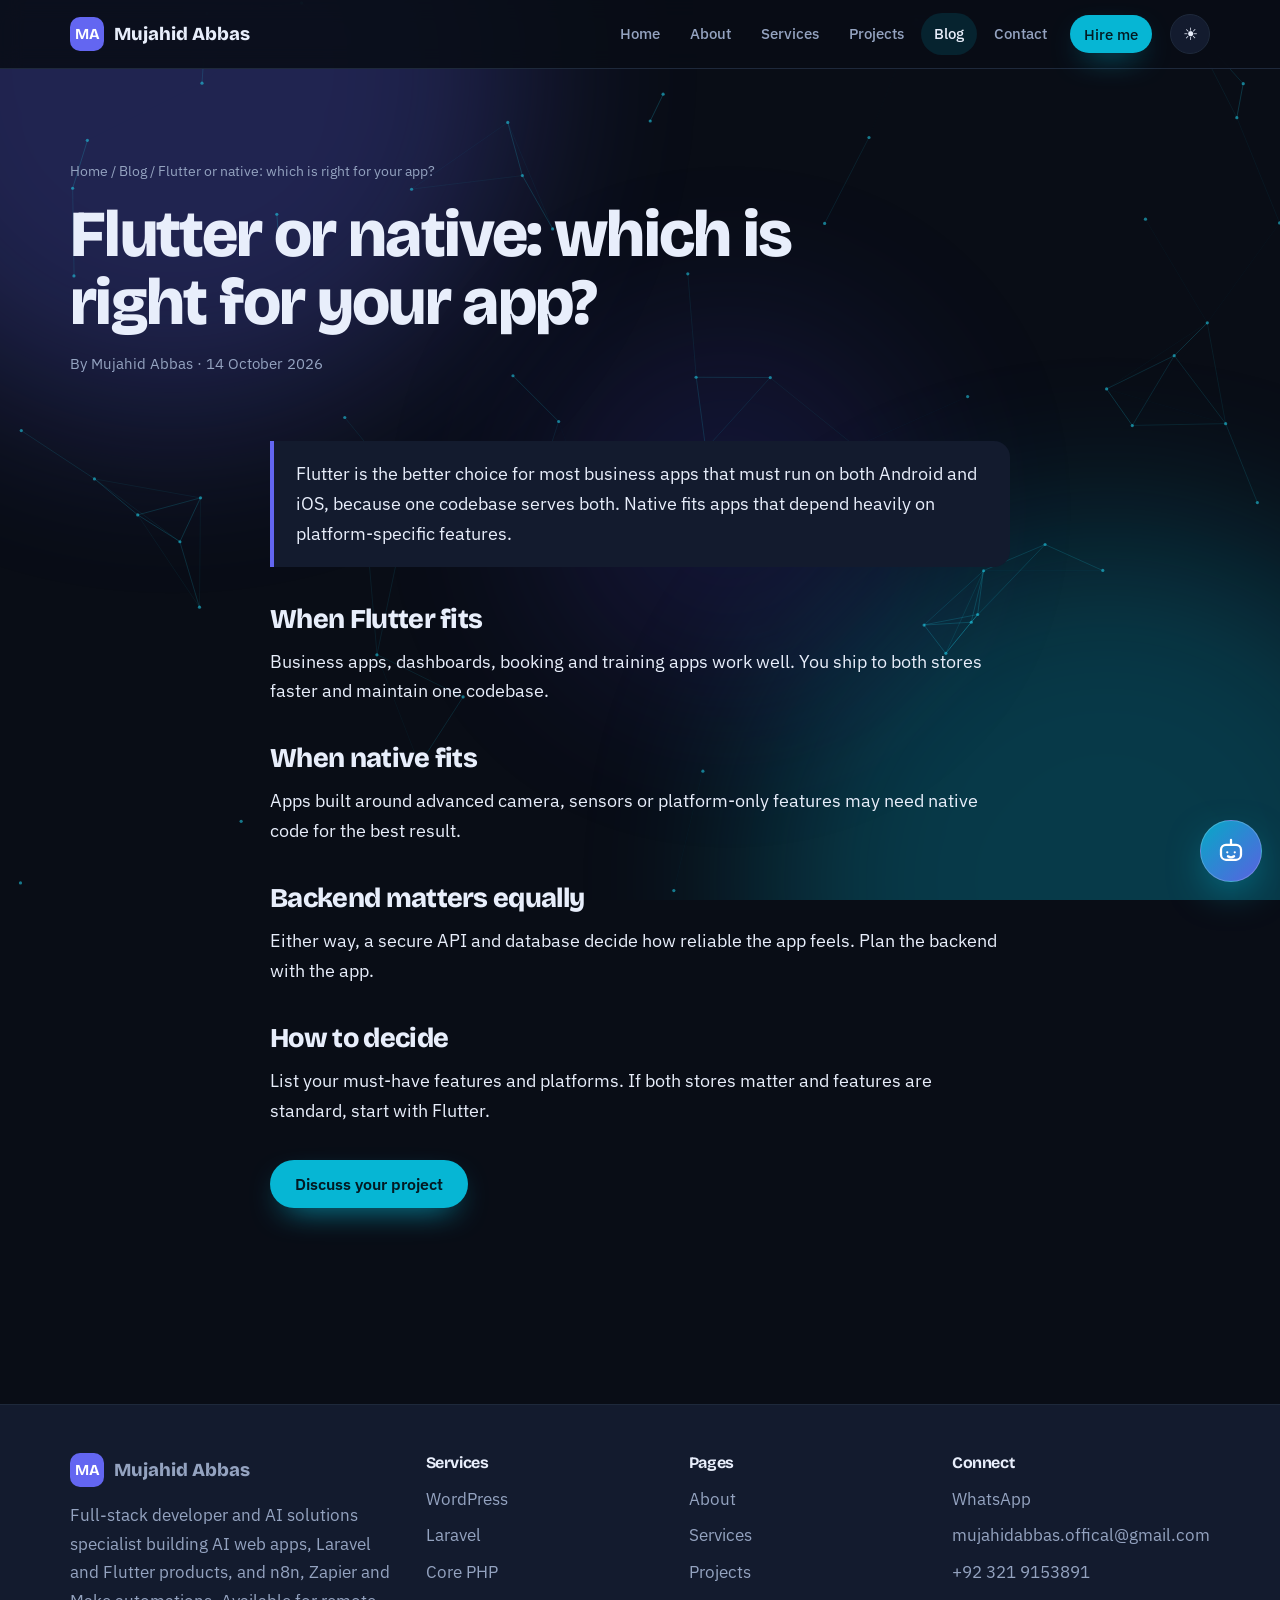
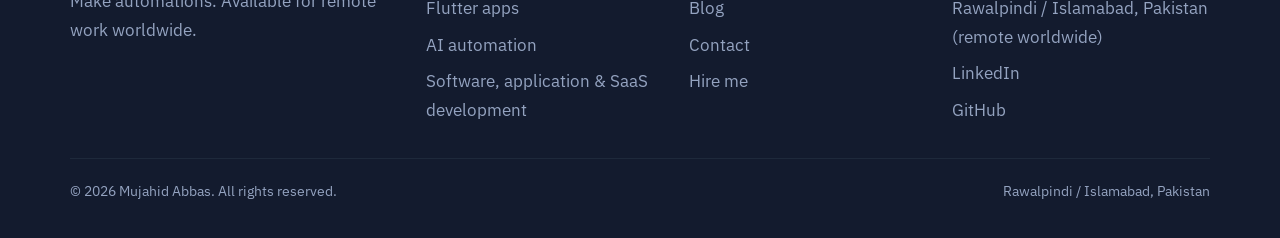
<file: blog-flutter-vs-native.html>
<!DOCTYPE html>
<html lang="en"><head><meta charset="utf-8"><meta name="viewport" content="width=device-width, initial-scale=1, viewport-fit=cover">
<title>Flutter or native: which is right for your app? | Mujahid Abbas</title><meta name="description" content="A plain comparison of Flutter and native development to help you choose for your next mobile app."><meta name="author" content="Mujahid Abbas"><meta name="robots" content="index, follow, max-image-preview:large, max-snippet:-1">
<meta name="keywords" content="Mujahid Abbas, AI web developer, AI mobile app developer, Laravel developer, Flutter developer, n8n automation expert, Zapier automation, workflow automation, custom SaaS development, hire full-stack developer, AI application developer London, Laravel SaaS expert Dubai, Flutter mobile developer New York, n8n automation specialist Riyadh, New York, London, Dubai, Riyadh">
<meta name="google-site-verification" content="6GRSMKkt97w2_PG45ALNVmI8k_BOO3oY5fthm-kWGlk"><meta name="geo.region" content="PK-PB"><meta name="geo.placename" content="Rawalpindi">
<link rel="canonical" href="https://mujahidabbasweb.netlify.app/blog-flutter-vs-native"><link rel="alternate" hreflang="en" href="https://mujahidabbasweb.netlify.app/blog-flutter-vs-native"><link rel="alternate" hreflang="x-default" href="https://mujahidabbasweb.netlify.app/blog-flutter-vs-native">
<link rel="icon" href="data:image/svg+xml,%3Csvg xmlns='http://www.w3.org/2000/svg' viewBox='0 0 64 64'%3E%3Crect width='64' height='64' rx='16' fill='%236366f1'/%3E%3Ctext x='32' y='42' font-size='28' font-weight='800' text-anchor='middle' fill='white' font-family='sans-serif'%3EMA%3C/text%3E%3C/svg%3E">
<meta name="theme-color" content="#090d16"><meta property="og:type" content="article"><meta property="og:site_name" content="Mujahid Abbas Portfolio"><meta property="og:title" content="Flutter or native: which is right for your app? | Mujahid Abbas"><meta property="og:description" content="A plain comparison of Flutter and native development to help you choose for your next mobile app."><meta property="og:url" content="https://mujahidabbasweb.netlify.app/blog-flutter-vs-native"><meta property="og:image" content="https://mujahidabbasweb.netlify.app/images/myimage/mujahid-abbas.webp"><meta property="og:locale" content="en_US">
<meta name="twitter:card" content="summary_large_image"><meta name="twitter:title" content="Flutter or native: which is right for your app? | Mujahid Abbas"><meta name="twitter:description" content="A plain comparison of Flutter and native development to help you choose for your next mobile app."><meta name="twitter:image" content="https://mujahidabbasweb.netlify.app/images/myimage/mujahid-abbas.webp">
<link rel="preconnect" href="https://fonts.googleapis.com"><link rel="preconnect" href="https://fonts.gstatic.com" crossorigin>
<link href="https://fonts.googleapis.com/css2?family=Bricolage+Grotesque:opsz,wght@12..96,500;12..96,700;12..96,800&family=IBM+Plex+Sans:wght@400;500;600&display=swap" rel="stylesheet">
<script>try{document.documentElement.setAttribute('data-theme',localStorage.getItem('theme')||'dark')}catch(e){document.documentElement.setAttribute('data-theme','dark')}</script>
<link rel="stylesheet" href="css/style.css">
<script async src="https://www.googletagmanager.com/gtag/js?id=G-TR7Z3NMM59"></script>
<script>
  window.dataLayer = window.dataLayer || [];
  function gtag(){dataLayer.push(arguments);}
  gtag('js', new Date());
  gtag('config', 'G-TR7Z3NMM59');
</script>
<script type="application/ld+json">{"@context": "https://schema.org", "@graph": [{"@type": "Person", "@id": "https://mujahidabbasweb.netlify.app/#person", "name": "Mujahid Abbas", "url": "https://mujahidabbasweb.netlify.app/", "image": "https://mujahidabbasweb.netlify.app/images/myimage/mujahid-abbas.webp", "jobTitle": "Full-Stack Developer and AI Solutions Specialist", "email": "mailto:mujahidabbas.offical@gmail.com", "telephone": "+923219153891", "areaServed": [{"@type": "City", "name": "New York"}, {"@type": "City", "name": "London"}, {"@type": "City", "name": "Dubai"}, {"@type": "City", "name": "Riyadh"}, {"@type": "Country", "name": "United States"}, {"@type": "Country", "name": "United Kingdom"}, {"@type": "Country", "name": "United Arab Emirates"}, {"@type": "Country", "name": "Saudi Arabia"}], "description": "Full-stack developer and AI solutions specialist building AI web apps, SaaS, Laravel and Flutter products and n8n, Zapier and Make automations.", "address": {"@type": "PostalAddress", "addressLocality": "Rawalpindi", "addressRegion": "Punjab", "addressCountry": "PK"}, "knowsAbout": ["Laravel", "Flutter", "Dart", "Firebase", "PHP", "MySQL", "REST APIs", "n8n", "Zapier", "Make", "OpenAI API", "LLM integration", "WordPress", "WooCommerce", "SaaS development", "AI automation"], "hasCredential": {"@type": "EducationalOccupationalCredential", "name": "Certificate of Professional Excellence in Web Development", "credentialCategory": "certificate", "recognizedBy": {"@type": "Organization", "name": "NPXSoft Engineering Group"}}, "sameAs": ["https://www.linkedin.com/in/mujahid-abbas-dev", "https://github.com/mujahidabbasweb-hub"]}, {"@type": "BreadcrumbList", "itemListElement": [{"@type": "ListItem", "position": 1, "name": "Home", "item": "https://mujahidabbasweb.netlify.app/"}, {"@type": "ListItem", "position": 2, "name": "Blog", "item": "https://mujahidabbasweb.netlify.app/blog"}, {"@type": "ListItem", "position": 3, "name": "Flutter or native: which is right for your app?", "item": "https://mujahidabbasweb.netlify.app/blog-flutter-vs-native"}]}, {"@type": "BlogPosting", "headline": "Flutter or native: which is right for your app?", "description": "A plain comparison of Flutter and native development to help you choose for your next mobile app.", "datePublished": "2026-10-14", "dateModified": "2026-10-14", "author": {"@id": "https://mujahidabbasweb.netlify.app/#person"}, "mainEntityOfPage": "https://mujahidabbasweb.netlify.app/blog-flutter-vs-native", "image": "https://mujahidabbasweb.netlify.app/images/myimage/mujahid-abbas.webp"}]}</script></head>
<body data-wa="923219153891"><div class="aurora" aria-hidden="true"><i></i><i></i><i></i></div><canvas id="bg" aria-hidden="true"></canvas><a class="skip" href="#main">Skip to content</a>
<header class="site"><div class="wrap bar"><a class="brand" href="index.html" aria-label="Mujahid Abbas, home"><b>MA</b>Mujahid Abbas</a>
<nav class="nav" id="nav" aria-label="Main"><a href="index.html">Home</a><a href="about.html">About</a><a href="services.html">Services</a><a href="projects.html">Projects</a><a href="blog.html" aria-current="page">Blog</a><a href="contact.html">Contact</a><a class="btn p" href="hire-me.html">Hire me</a></nav>
<button class="tt" id="tt" type="button" aria-label="Toggle light and dark mode"></button><button class="menu" id="menu" type="button" aria-label="Open menu" aria-expanded="false" aria-controls="nav">&#9776;</button></div></header>
<main id="main"><div class="wrap page-h"><nav class="crumbs" aria-label="Breadcrumb"><a href="index.html">Home</a> / <a href="blog.html">Blog</a> / Flutter or native: which is right for your app?</nav><h1>Flutter or native: which is right for your app?</h1><p class="meta">By Mujahid Abbas &middot; <time datetime="2026-10-14">14 October 2026</time></p></div><section style="padding-top:10px"><div class="wrap art"><p class="ans">Flutter is the better choice for most business apps that must run on both Android and iOS, because one codebase serves both. Native fits apps that depend heavily on platform-specific features.</p><h2>When Flutter fits</h2><p>Business apps, dashboards, booking and training apps work well. You ship to both stores faster and maintain one codebase.</p><h2>When native fits</h2><p>Apps built around advanced camera, sensors or platform-only features may need native code for the best result.</p><h2>Backend matters equally</h2><p>Either way, a secure API and database decide how reliable the app feels. Plan the backend with the app.</p><h2>How to decide</h2><p>List your must-have features and platforms. If both stores matter and features are standard, start with Flutter.</p><p style="margin-top:34px"><a class="btn p" href="hire-me.html">Discuss your project</a></p></div></section></main>
<footer><div class="wrap"><div class="fg"><div><a class="brand" href="index.html"><b>MA</b>Mujahid Abbas</a><p class="muted" style="margin-top:14px;max-width:40ch">Full-stack developer and AI solutions specialist building AI web apps, Laravel and Flutter products, and n8n, Zapier and Make automations. Available for remote work worldwide.</p></div>
<div><h3>Services</h3><ul><li><a href="services.html#wp">WordPress</a></li><li><a href="services.html#web">Laravel</a></li><li><a href="services.html#web">Core PHP</a></li><li><a href="services.html#mobile">Flutter apps</a></li><li><a href="services.html#ai">AI automation</a></li><li><a href="services.html#web">Software, application &amp; SaaS development</a></li></ul></div>
<div><h3>Pages</h3><ul><li><a href="about.html">About</a></li><li><a href="services.html">Services</a></li><li><a href="projects.html">Projects</a></li><li><a href="blog.html">Blog</a></li><li><a href="contact.html">Contact</a></li><li><a href="hire-me.html">Hire me</a></li></ul></div>
<div><h3>Connect</h3><ul><li><a href="https://wa.me/923219153891?text=Hi%20Mujahid,%20I%20want%20to%20discuss%20a%20project!" target="_blank" rel="noopener">WhatsApp</a></li><li><a href="mailto:mujahidabbas.offical@gmail.com">mujahidabbas.offical@gmail.com</a></li><li><a href="tel:+923219153891">+92 321 9153891</a></li><li style="color:var(--muted)">Rawalpindi / Islamabad, Pakistan (remote worldwide)</li><li><a href="https://www.linkedin.com/in/mujahid-abbas-dev" target="_blank" rel="noopener me">LinkedIn</a></li><li><a href="https://github.com/mujahidabbasweb-hub" target="_blank" rel="noopener me">GitHub</a></li></ul></div></div>
<div class="copy"><span>&copy; 2026 Mujahid Abbas. All rights reserved.</span><span>Rawalpindi / Islamabad, Pakistan</span></div></div></footer>
<script src="js/script.js" defer></script></body></html>
</file>
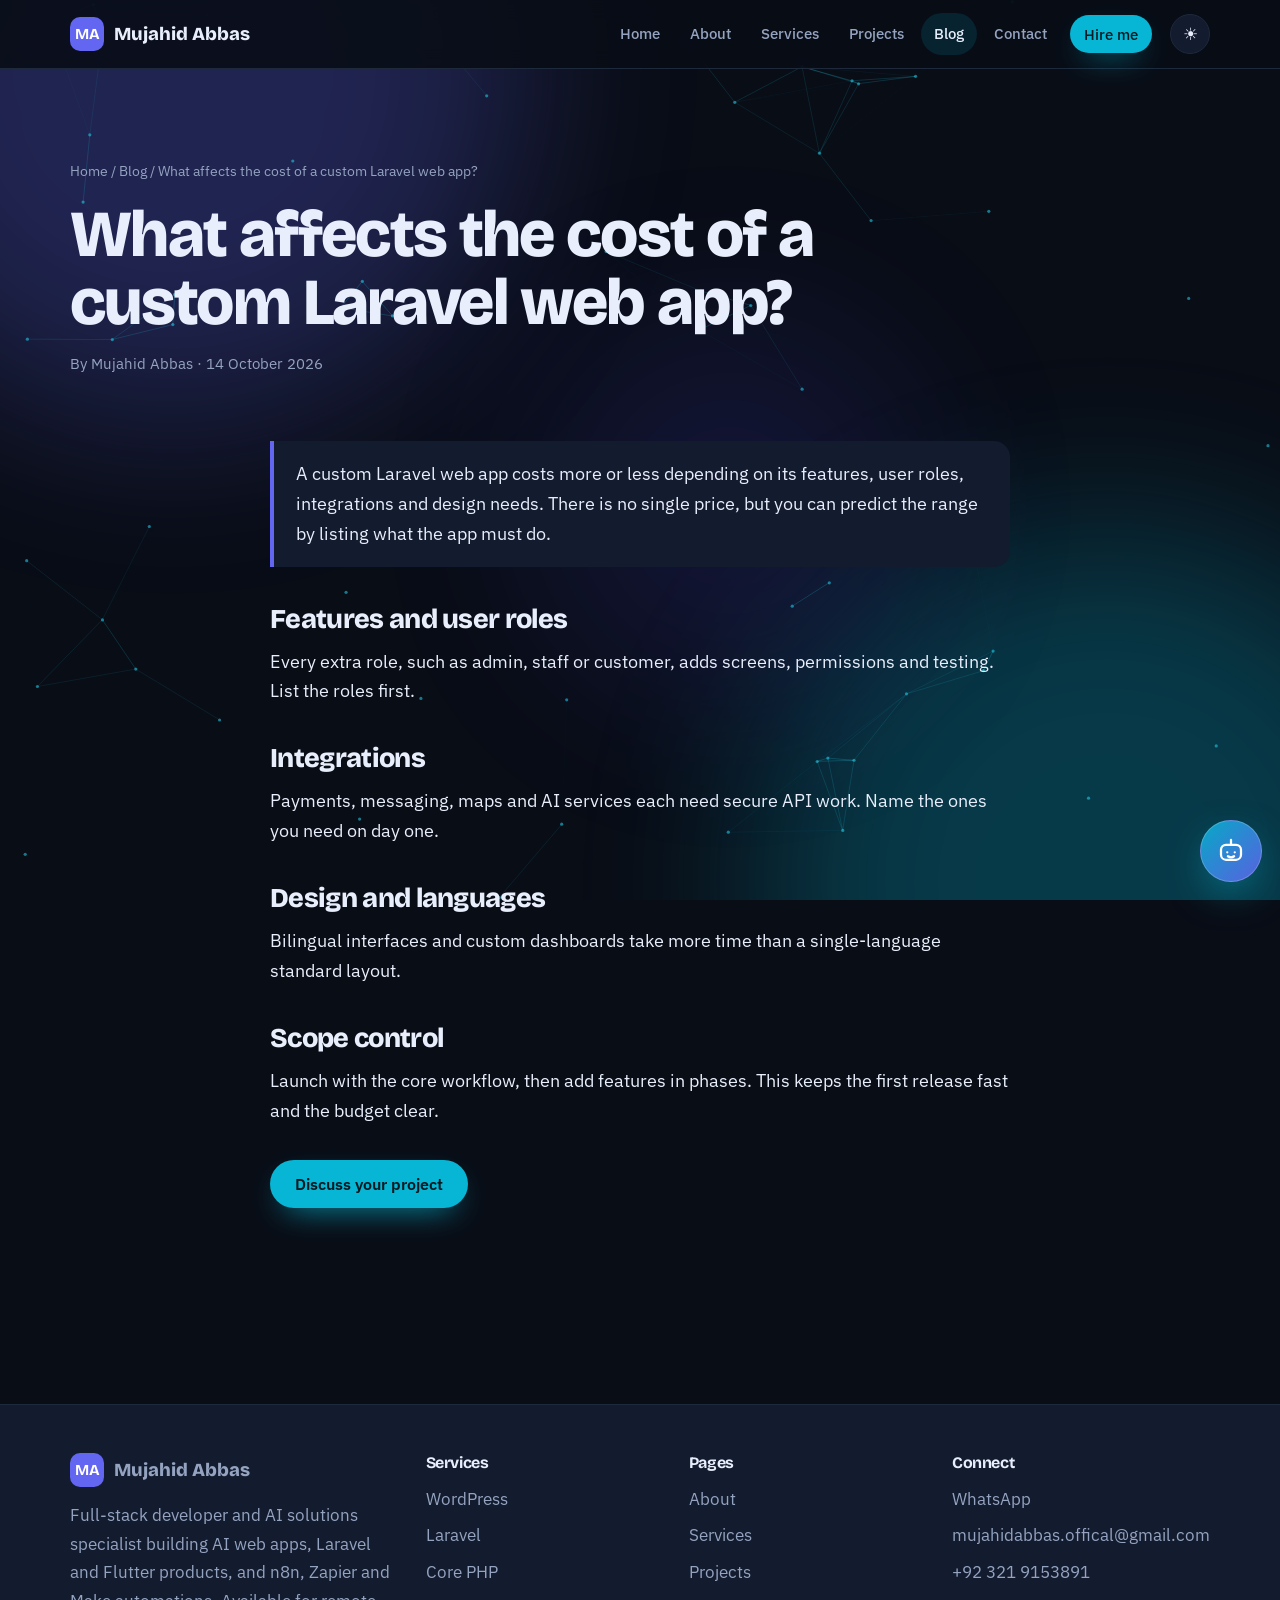
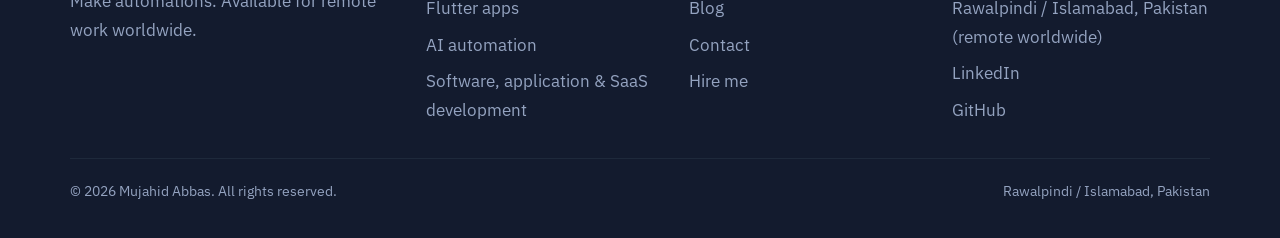
<file: blog-laravel-app-cost.html>
<!DOCTYPE html>
<html lang="en"><head><meta charset="utf-8"><meta name="viewport" content="width=device-width, initial-scale=1, viewport-fit=cover">
<title>What affects the cost of a custom Laravel web app? | Mujahid Abbas</title><meta name="description" content="The main cost drivers for a Laravel web app, and how to scope a project so the estimate stays realistic."><meta name="author" content="Mujahid Abbas"><meta name="robots" content="index, follow, max-image-preview:large, max-snippet:-1">
<meta name="keywords" content="Mujahid Abbas, AI web developer, AI mobile app developer, Laravel developer, Flutter developer, n8n automation expert, Zapier automation, workflow automation, custom SaaS development, hire full-stack developer, AI application developer London, Laravel SaaS expert Dubai, Flutter mobile developer New York, n8n automation specialist Riyadh, New York, London, Dubai, Riyadh">
<meta name="google-site-verification" content="6GRSMKkt97w2_PG45ALNVmI8k_BOO3oY5fthm-kWGlk"><meta name="geo.region" content="PK-PB"><meta name="geo.placename" content="Rawalpindi">
<link rel="canonical" href="https://mujahidabbasweb.netlify.app/blog-laravel-app-cost"><link rel="alternate" hreflang="en" href="https://mujahidabbasweb.netlify.app/blog-laravel-app-cost"><link rel="alternate" hreflang="x-default" href="https://mujahidabbasweb.netlify.app/blog-laravel-app-cost">
<link rel="icon" href="data:image/svg+xml,%3Csvg xmlns='http://www.w3.org/2000/svg' viewBox='0 0 64 64'%3E%3Crect width='64' height='64' rx='16' fill='%236366f1'/%3E%3Ctext x='32' y='42' font-size='28' font-weight='800' text-anchor='middle' fill='white' font-family='sans-serif'%3EMA%3C/text%3E%3C/svg%3E">
<meta name="theme-color" content="#090d16"><meta property="og:type" content="article"><meta property="og:site_name" content="Mujahid Abbas Portfolio"><meta property="og:title" content="What affects the cost of a custom Laravel web app? | Mujahid Abbas"><meta property="og:description" content="The main cost drivers for a Laravel web app, and how to scope a project so the estimate stays realistic."><meta property="og:url" content="https://mujahidabbasweb.netlify.app/blog-laravel-app-cost"><meta property="og:image" content="https://mujahidabbasweb.netlify.app/images/myimage/mujahid-abbas.webp"><meta property="og:locale" content="en_US">
<meta name="twitter:card" content="summary_large_image"><meta name="twitter:title" content="What affects the cost of a custom Laravel web app? | Mujahid Abbas"><meta name="twitter:description" content="The main cost drivers for a Laravel web app, and how to scope a project so the estimate stays realistic."><meta name="twitter:image" content="https://mujahidabbasweb.netlify.app/images/myimage/mujahid-abbas.webp">
<link rel="preconnect" href="https://fonts.googleapis.com"><link rel="preconnect" href="https://fonts.gstatic.com" crossorigin>
<link href="https://fonts.googleapis.com/css2?family=Bricolage+Grotesque:opsz,wght@12..96,500;12..96,700;12..96,800&family=IBM+Plex+Sans:wght@400;500;600&display=swap" rel="stylesheet">
<script>try{document.documentElement.setAttribute('data-theme',localStorage.getItem('theme')||'dark')}catch(e){document.documentElement.setAttribute('data-theme','dark')}</script>
<link rel="stylesheet" href="css/style.css">
<script async src="https://www.googletagmanager.com/gtag/js?id=G-TR7Z3NMM59"></script>
<script>
  window.dataLayer = window.dataLayer || [];
  function gtag(){dataLayer.push(arguments);}
  gtag('js', new Date());
  gtag('config', 'G-TR7Z3NMM59');
</script>
<script type="application/ld+json">{"@context": "https://schema.org", "@graph": [{"@type": "Person", "@id": "https://mujahidabbasweb.netlify.app/#person", "name": "Mujahid Abbas", "url": "https://mujahidabbasweb.netlify.app/", "image": "https://mujahidabbasweb.netlify.app/images/myimage/mujahid-abbas.webp", "jobTitle": "Full-Stack Developer and AI Solutions Specialist", "email": "mailto:mujahidabbas.offical@gmail.com", "telephone": "+923219153891", "areaServed": [{"@type": "City", "name": "New York"}, {"@type": "City", "name": "London"}, {"@type": "City", "name": "Dubai"}, {"@type": "City", "name": "Riyadh"}, {"@type": "Country", "name": "United States"}, {"@type": "Country", "name": "United Kingdom"}, {"@type": "Country", "name": "United Arab Emirates"}, {"@type": "Country", "name": "Saudi Arabia"}], "description": "Full-stack developer and AI solutions specialist building AI web apps, SaaS, Laravel and Flutter products and n8n, Zapier and Make automations.", "address": {"@type": "PostalAddress", "addressLocality": "Rawalpindi", "addressRegion": "Punjab", "addressCountry": "PK"}, "knowsAbout": ["Laravel", "Flutter", "Dart", "Firebase", "PHP", "MySQL", "REST APIs", "n8n", "Zapier", "Make", "OpenAI API", "LLM integration", "WordPress", "WooCommerce", "SaaS development", "AI automation"], "hasCredential": {"@type": "EducationalOccupationalCredential", "name": "Certificate of Professional Excellence in Web Development", "credentialCategory": "certificate", "recognizedBy": {"@type": "Organization", "name": "NPXSoft Engineering Group"}}, "sameAs": ["https://www.linkedin.com/in/mujahid-abbas-dev", "https://github.com/mujahidabbasweb-hub"]}, {"@type": "BreadcrumbList", "itemListElement": [{"@type": "ListItem", "position": 1, "name": "Home", "item": "https://mujahidabbasweb.netlify.app/"}, {"@type": "ListItem", "position": 2, "name": "Blog", "item": "https://mujahidabbasweb.netlify.app/blog"}, {"@type": "ListItem", "position": 3, "name": "What affects the cost of a custom Laravel web app?", "item": "https://mujahidabbasweb.netlify.app/blog-laravel-app-cost"}]}, {"@type": "BlogPosting", "headline": "What affects the cost of a custom Laravel web app?", "description": "The main cost drivers for a Laravel web app, and how to scope a project so the estimate stays realistic.", "datePublished": "2026-10-14", "dateModified": "2026-10-14", "author": {"@id": "https://mujahidabbasweb.netlify.app/#person"}, "mainEntityOfPage": "https://mujahidabbasweb.netlify.app/blog-laravel-app-cost", "image": "https://mujahidabbasweb.netlify.app/images/myimage/mujahid-abbas.webp"}]}</script></head>
<body data-wa="923219153891"><div class="aurora" aria-hidden="true"><i></i><i></i><i></i></div><canvas id="bg" aria-hidden="true"></canvas><a class="skip" href="#main">Skip to content</a>
<header class="site"><div class="wrap bar"><a class="brand" href="index.html" aria-label="Mujahid Abbas, home"><b>MA</b>Mujahid Abbas</a>
<nav class="nav" id="nav" aria-label="Main"><a href="index.html">Home</a><a href="about.html">About</a><a href="services.html">Services</a><a href="projects.html">Projects</a><a href="blog.html" aria-current="page">Blog</a><a href="contact.html">Contact</a><a class="btn p" href="hire-me.html">Hire me</a></nav>
<button class="tt" id="tt" type="button" aria-label="Toggle light and dark mode"></button><button class="menu" id="menu" type="button" aria-label="Open menu" aria-expanded="false" aria-controls="nav">&#9776;</button></div></header>
<main id="main"><div class="wrap page-h"><nav class="crumbs" aria-label="Breadcrumb"><a href="index.html">Home</a> / <a href="blog.html">Blog</a> / What affects the cost of a custom Laravel web app?</nav><h1>What affects the cost of a custom Laravel web app?</h1><p class="meta">By Mujahid Abbas &middot; <time datetime="2026-10-14">14 October 2026</time></p></div><section style="padding-top:10px"><div class="wrap art"><p class="ans">A custom Laravel web app costs more or less depending on its features, user roles, integrations and design needs. There is no single price, but you can predict the range by listing what the app must do.</p><h2>Features and user roles</h2><p>Every extra role, such as admin, staff or customer, adds screens, permissions and testing. List the roles first.</p><h2>Integrations</h2><p>Payments, messaging, maps and AI services each need secure API work. Name the ones you need on day one.</p><h2>Design and languages</h2><p>Bilingual interfaces and custom dashboards take more time than a single-language standard layout.</p><h2>Scope control</h2><p>Launch with the core workflow, then add features in phases. This keeps the first release fast and the budget clear.</p><p style="margin-top:34px"><a class="btn p" href="hire-me.html">Discuss your project</a></p></div></section></main>
<footer><div class="wrap"><div class="fg"><div><a class="brand" href="index.html"><b>MA</b>Mujahid Abbas</a><p class="muted" style="margin-top:14px;max-width:40ch">Full-stack developer and AI solutions specialist building AI web apps, Laravel and Flutter products, and n8n, Zapier and Make automations. Available for remote work worldwide.</p></div>
<div><h3>Services</h3><ul><li><a href="services.html#wp">WordPress</a></li><li><a href="services.html#web">Laravel</a></li><li><a href="services.html#web">Core PHP</a></li><li><a href="services.html#mobile">Flutter apps</a></li><li><a href="services.html#ai">AI automation</a></li><li><a href="services.html#web">Software, application &amp; SaaS development</a></li></ul></div>
<div><h3>Pages</h3><ul><li><a href="about.html">About</a></li><li><a href="services.html">Services</a></li><li><a href="projects.html">Projects</a></li><li><a href="blog.html">Blog</a></li><li><a href="contact.html">Contact</a></li><li><a href="hire-me.html">Hire me</a></li></ul></div>
<div><h3>Connect</h3><ul><li><a href="https://wa.me/923219153891?text=Hi%20Mujahid,%20I%20want%20to%20discuss%20a%20project!" target="_blank" rel="noopener">WhatsApp</a></li><li><a href="mailto:mujahidabbas.offical@gmail.com">mujahidabbas.offical@gmail.com</a></li><li><a href="tel:+923219153891">+92 321 9153891</a></li><li style="color:var(--muted)">Rawalpindi / Islamabad, Pakistan (remote worldwide)</li><li><a href="https://www.linkedin.com/in/mujahid-abbas-dev" target="_blank" rel="noopener me">LinkedIn</a></li><li><a href="https://github.com/mujahidabbasweb-hub" target="_blank" rel="noopener me">GitHub</a></li></ul></div></div>
<div class="copy"><span>&copy; 2026 Mujahid Abbas. All rights reserved.</span><span>Rawalpindi / Islamabad, Pakistan</span></div></div></footer>
<script src="js/script.js" defer></script></body></html>
</file>
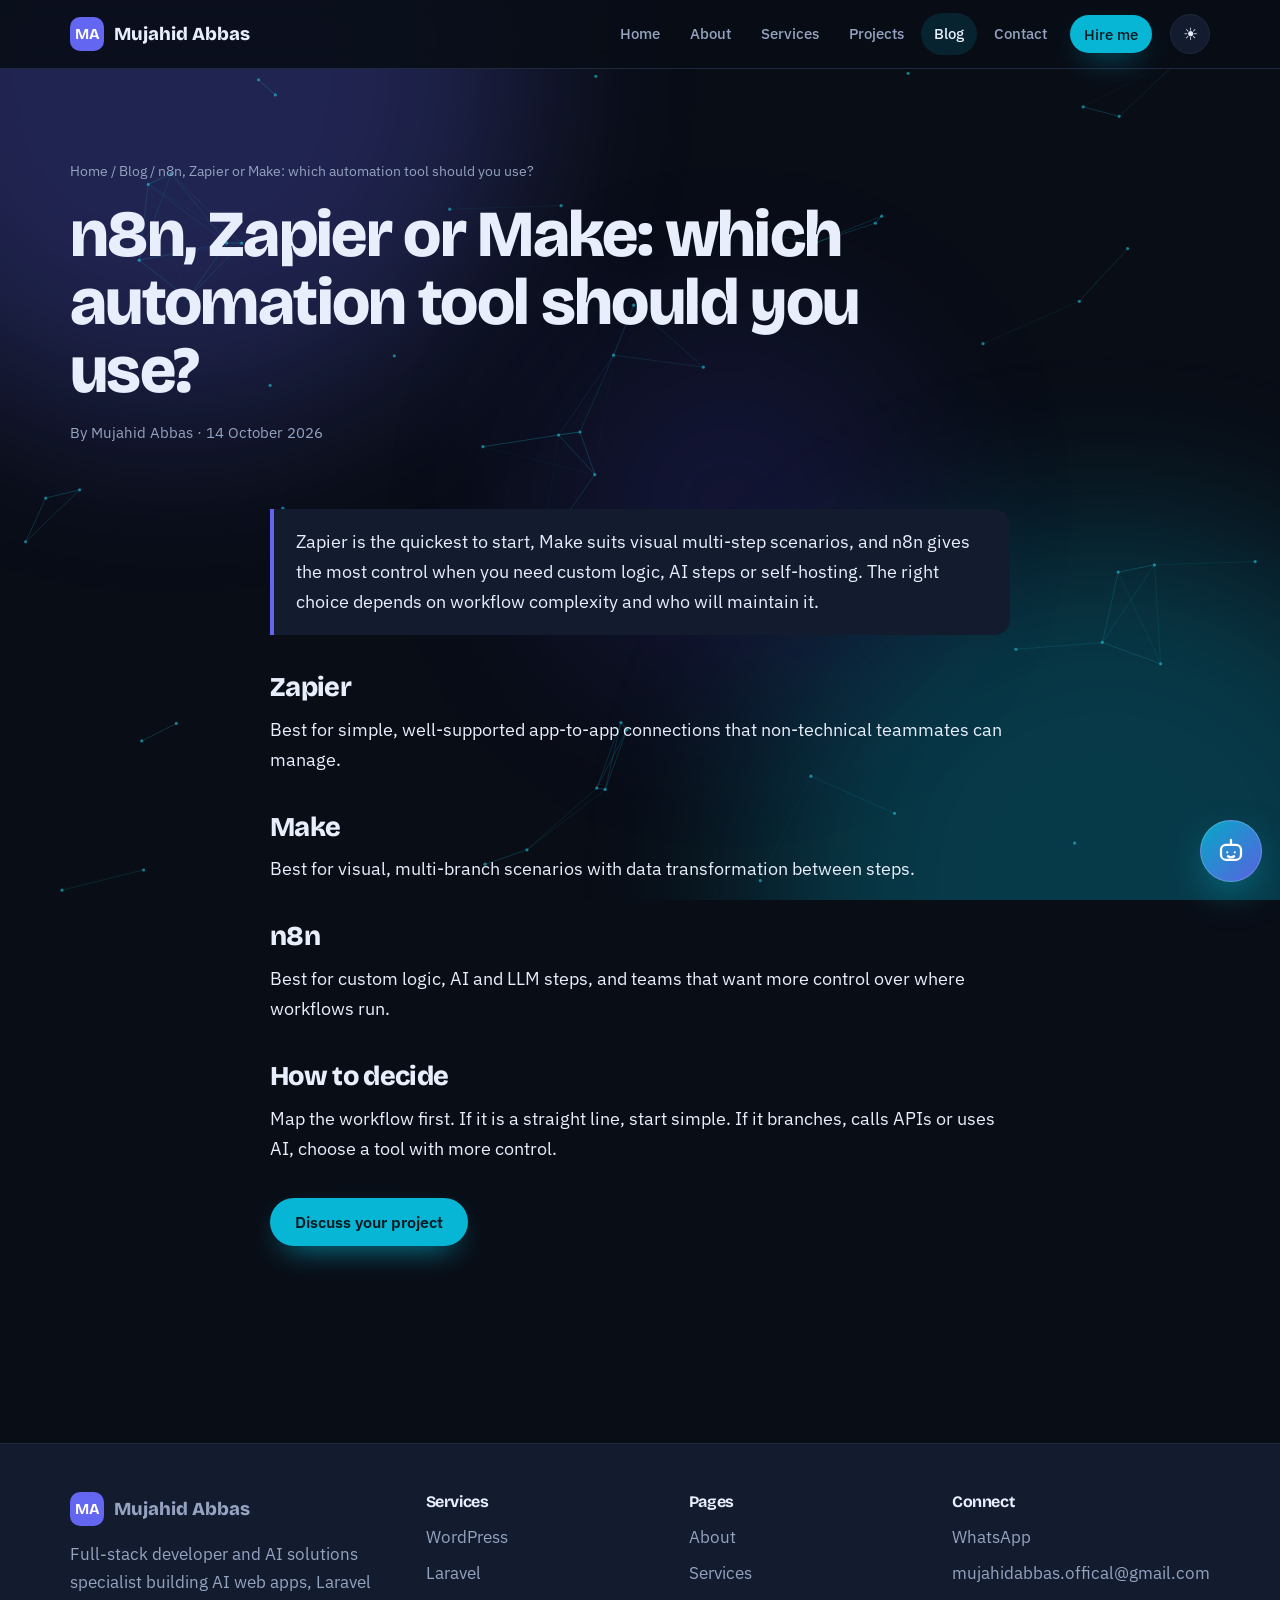
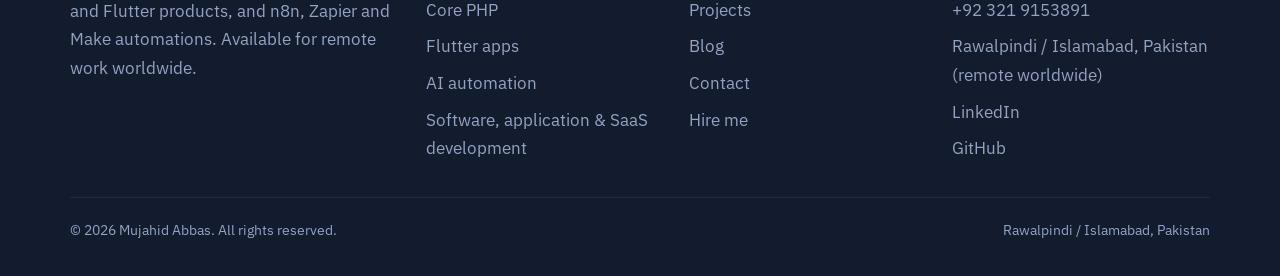
<file: blog-n8n-vs-zapier-vs-make.html>
<!DOCTYPE html>
<html lang="en"><head><meta charset="utf-8"><meta name="viewport" content="width=device-width, initial-scale=1, viewport-fit=cover">
<title>n8n, Zapier or Make: which automation tool should you use? | Mujahid Abbas</title><meta name="description" content="A practical comparison of n8n, Zapier and Make for business workflow automation."><meta name="author" content="Mujahid Abbas"><meta name="robots" content="index, follow, max-image-preview:large, max-snippet:-1">
<meta name="keywords" content="Mujahid Abbas, AI web developer, AI mobile app developer, Laravel developer, Flutter developer, n8n automation expert, Zapier automation, workflow automation, custom SaaS development, hire full-stack developer, AI application developer London, Laravel SaaS expert Dubai, Flutter mobile developer New York, n8n automation specialist Riyadh, New York, London, Dubai, Riyadh">
<meta name="google-site-verification" content="6GRSMKkt97w2_PG45ALNVmI8k_BOO3oY5fthm-kWGlk"><meta name="geo.region" content="PK-PB"><meta name="geo.placename" content="Rawalpindi">
<link rel="canonical" href="https://mujahidabbasweb.netlify.app/blog-n8n-vs-zapier-vs-make"><link rel="alternate" hreflang="en" href="https://mujahidabbasweb.netlify.app/blog-n8n-vs-zapier-vs-make"><link rel="alternate" hreflang="x-default" href="https://mujahidabbasweb.netlify.app/blog-n8n-vs-zapier-vs-make">
<link rel="icon" href="data:image/svg+xml,%3Csvg xmlns='http://www.w3.org/2000/svg' viewBox='0 0 64 64'%3E%3Crect width='64' height='64' rx='16' fill='%236366f1'/%3E%3Ctext x='32' y='42' font-size='28' font-weight='800' text-anchor='middle' fill='white' font-family='sans-serif'%3EMA%3C/text%3E%3C/svg%3E">
<meta name="theme-color" content="#090d16"><meta property="og:type" content="article"><meta property="og:site_name" content="Mujahid Abbas Portfolio"><meta property="og:title" content="n8n, Zapier or Make: which automation tool should you use? | Mujahid Abbas"><meta property="og:description" content="A practical comparison of n8n, Zapier and Make for business workflow automation."><meta property="og:url" content="https://mujahidabbasweb.netlify.app/blog-n8n-vs-zapier-vs-make"><meta property="og:image" content="https://mujahidabbasweb.netlify.app/images/myimage/mujahid-abbas.webp"><meta property="og:locale" content="en_US">
<meta name="twitter:card" content="summary_large_image"><meta name="twitter:title" content="n8n, Zapier or Make: which automation tool should you use? | Mujahid Abbas"><meta name="twitter:description" content="A practical comparison of n8n, Zapier and Make for business workflow automation."><meta name="twitter:image" content="https://mujahidabbasweb.netlify.app/images/myimage/mujahid-abbas.webp">
<link rel="preconnect" href="https://fonts.googleapis.com"><link rel="preconnect" href="https://fonts.gstatic.com" crossorigin>
<link href="https://fonts.googleapis.com/css2?family=Bricolage+Grotesque:opsz,wght@12..96,500;12..96,700;12..96,800&family=IBM+Plex+Sans:wght@400;500;600&display=swap" rel="stylesheet">
<script>try{document.documentElement.setAttribute('data-theme',localStorage.getItem('theme')||'dark')}catch(e){document.documentElement.setAttribute('data-theme','dark')}</script>
<link rel="stylesheet" href="css/style.css">
<script async src="https://www.googletagmanager.com/gtag/js?id=G-TR7Z3NMM59"></script>
<script>
  window.dataLayer = window.dataLayer || [];
  function gtag(){dataLayer.push(arguments);}
  gtag('js', new Date());
  gtag('config', 'G-TR7Z3NMM59');
</script>
<script type="application/ld+json">{"@context": "https://schema.org", "@graph": [{"@type": "Person", "@id": "https://mujahidabbasweb.netlify.app/#person", "name": "Mujahid Abbas", "url": "https://mujahidabbasweb.netlify.app/", "image": "https://mujahidabbasweb.netlify.app/images/myimage/mujahid-abbas.webp", "jobTitle": "Full-Stack Developer and AI Solutions Specialist", "email": "mailto:mujahidabbas.offical@gmail.com", "telephone": "+923219153891", "areaServed": [{"@type": "City", "name": "New York"}, {"@type": "City", "name": "London"}, {"@type": "City", "name": "Dubai"}, {"@type": "City", "name": "Riyadh"}, {"@type": "Country", "name": "United States"}, {"@type": "Country", "name": "United Kingdom"}, {"@type": "Country", "name": "United Arab Emirates"}, {"@type": "Country", "name": "Saudi Arabia"}], "description": "Full-stack developer and AI solutions specialist building AI web apps, SaaS, Laravel and Flutter products and n8n, Zapier and Make automations.", "address": {"@type": "PostalAddress", "addressLocality": "Rawalpindi", "addressRegion": "Punjab", "addressCountry": "PK"}, "knowsAbout": ["Laravel", "Flutter", "Dart", "Firebase", "PHP", "MySQL", "REST APIs", "n8n", "Zapier", "Make", "OpenAI API", "LLM integration", "WordPress", "WooCommerce", "SaaS development", "AI automation"], "hasCredential": {"@type": "EducationalOccupationalCredential", "name": "Certificate of Professional Excellence in Web Development", "credentialCategory": "certificate", "recognizedBy": {"@type": "Organization", "name": "NPXSoft Engineering Group"}}, "sameAs": ["https://www.linkedin.com/in/mujahid-abbas-dev", "https://github.com/mujahidabbasweb-hub"]}, {"@type": "BreadcrumbList", "itemListElement": [{"@type": "ListItem", "position": 1, "name": "Home", "item": "https://mujahidabbasweb.netlify.app/"}, {"@type": "ListItem", "position": 2, "name": "Blog", "item": "https://mujahidabbasweb.netlify.app/blog"}, {"@type": "ListItem", "position": 3, "name": "n8n, Zapier or Make: which automation tool should you use?", "item": "https://mujahidabbasweb.netlify.app/blog-n8n-vs-zapier-vs-make"}]}, {"@type": "BlogPosting", "headline": "n8n, Zapier or Make: which automation tool should you use?", "description": "A practical comparison of n8n, Zapier and Make for business workflow automation.", "datePublished": "2026-10-14", "dateModified": "2026-10-14", "author": {"@id": "https://mujahidabbasweb.netlify.app/#person"}, "mainEntityOfPage": "https://mujahidabbasweb.netlify.app/blog-n8n-vs-zapier-vs-make", "image": "https://mujahidabbasweb.netlify.app/images/myimage/mujahid-abbas.webp"}]}</script></head>
<body data-wa="923219153891"><div class="aurora" aria-hidden="true"><i></i><i></i><i></i></div><canvas id="bg" aria-hidden="true"></canvas><a class="skip" href="#main">Skip to content</a>
<header class="site"><div class="wrap bar"><a class="brand" href="index.html" aria-label="Mujahid Abbas, home"><b>MA</b>Mujahid Abbas</a>
<nav class="nav" id="nav" aria-label="Main"><a href="index.html">Home</a><a href="about.html">About</a><a href="services.html">Services</a><a href="projects.html">Projects</a><a href="blog.html" aria-current="page">Blog</a><a href="contact.html">Contact</a><a class="btn p" href="hire-me.html">Hire me</a></nav>
<button class="tt" id="tt" type="button" aria-label="Toggle light and dark mode"></button><button class="menu" id="menu" type="button" aria-label="Open menu" aria-expanded="false" aria-controls="nav">&#9776;</button></div></header>
<main id="main"><div class="wrap page-h"><nav class="crumbs" aria-label="Breadcrumb"><a href="index.html">Home</a> / <a href="blog.html">Blog</a> / n8n, Zapier or Make: which automation tool should you use?</nav><h1>n8n, Zapier or Make: which automation tool should you use?</h1><p class="meta">By Mujahid Abbas &middot; <time datetime="2026-10-14">14 October 2026</time></p></div><section style="padding-top:10px"><div class="wrap art"><p class="ans">Zapier is the quickest to start, Make suits visual multi-step scenarios, and n8n gives the most control when you need custom logic, AI steps or self-hosting. The right choice depends on workflow complexity and who will maintain it.</p><h2>Zapier</h2><p>Best for simple, well-supported app-to-app connections that non-technical teammates can manage.</p><h2>Make</h2><p>Best for visual, multi-branch scenarios with data transformation between steps.</p><h2>n8n</h2><p>Best for custom logic, AI and LLM steps, and teams that want more control over where workflows run.</p><h2>How to decide</h2><p>Map the workflow first. If it is a straight line, start simple. If it branches, calls APIs or uses AI, choose a tool with more control.</p><p style="margin-top:34px"><a class="btn p" href="hire-me.html">Discuss your project</a></p></div></section></main>
<footer><div class="wrap"><div class="fg"><div><a class="brand" href="index.html"><b>MA</b>Mujahid Abbas</a><p class="muted" style="margin-top:14px;max-width:40ch">Full-stack developer and AI solutions specialist building AI web apps, Laravel and Flutter products, and n8n, Zapier and Make automations. Available for remote work worldwide.</p></div>
<div><h3>Services</h3><ul><li><a href="services.html#wp">WordPress</a></li><li><a href="services.html#web">Laravel</a></li><li><a href="services.html#web">Core PHP</a></li><li><a href="services.html#mobile">Flutter apps</a></li><li><a href="services.html#ai">AI automation</a></li><li><a href="services.html#web">Software, application &amp; SaaS development</a></li></ul></div>
<div><h3>Pages</h3><ul><li><a href="about.html">About</a></li><li><a href="services.html">Services</a></li><li><a href="projects.html">Projects</a></li><li><a href="blog.html">Blog</a></li><li><a href="contact.html">Contact</a></li><li><a href="hire-me.html">Hire me</a></li></ul></div>
<div><h3>Connect</h3><ul><li><a href="https://wa.me/923219153891?text=Hi%20Mujahid,%20I%20want%20to%20discuss%20a%20project!" target="_blank" rel="noopener">WhatsApp</a></li><li><a href="mailto:mujahidabbas.offical@gmail.com">mujahidabbas.offical@gmail.com</a></li><li><a href="tel:+923219153891">+92 321 9153891</a></li><li style="color:var(--muted)">Rawalpindi / Islamabad, Pakistan (remote worldwide)</li><li><a href="https://www.linkedin.com/in/mujahid-abbas-dev" target="_blank" rel="noopener me">LinkedIn</a></li><li><a href="https://github.com/mujahidabbasweb-hub" target="_blank" rel="noopener me">GitHub</a></li></ul></div></div>
<div class="copy"><span>&copy; 2026 Mujahid Abbas. All rights reserved.</span><span>Rawalpindi / Islamabad, Pakistan</span></div></div></footer>
<script src="js/script.js" defer></script></body></html>
</file>
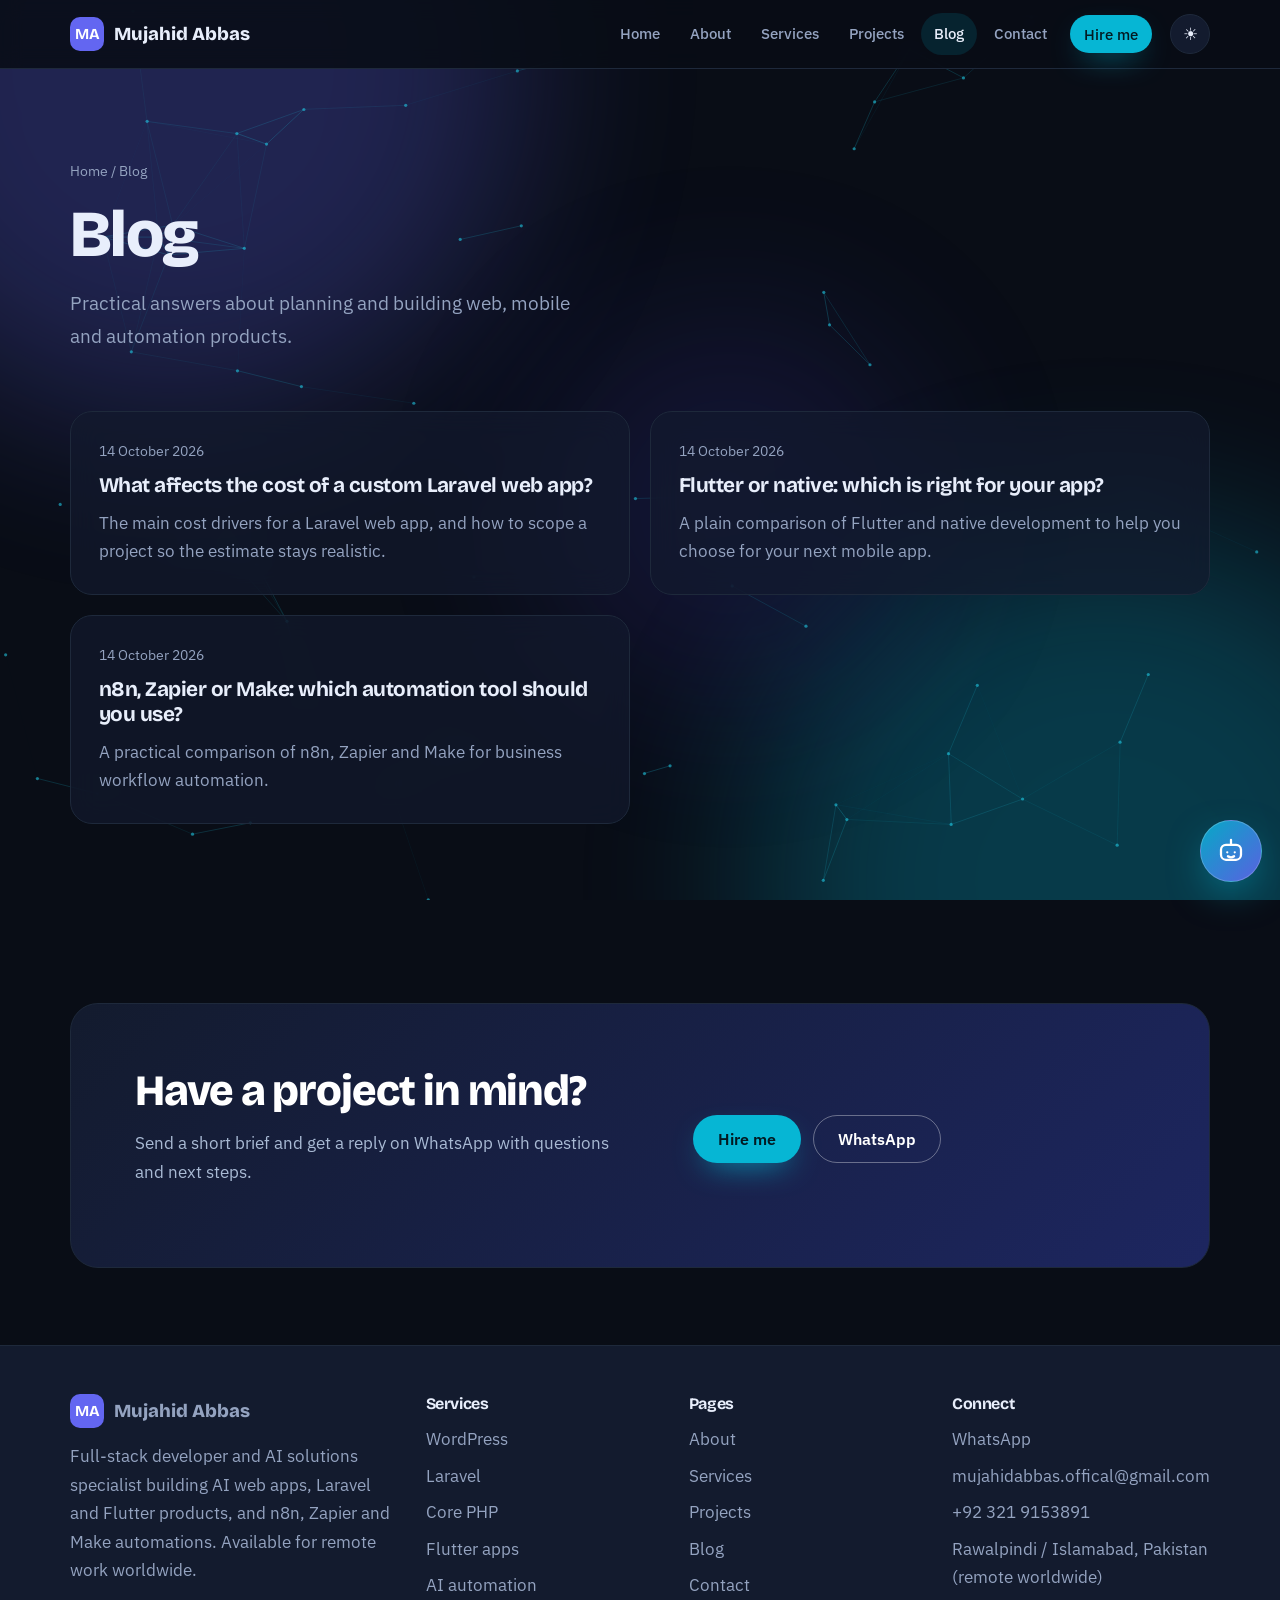
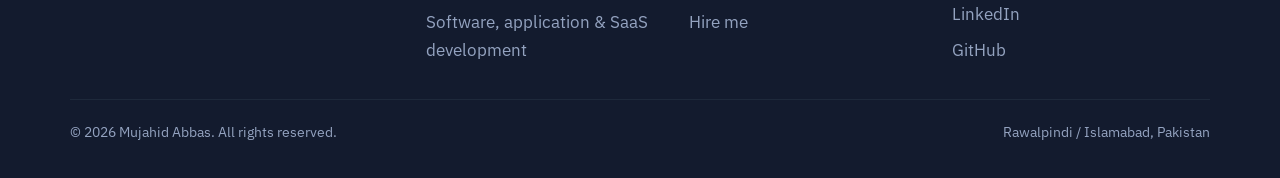
<file: blog.html>
<!DOCTYPE html>
<html lang="en"><head><meta charset="utf-8"><meta name="viewport" content="width=device-width, initial-scale=1, viewport-fit=cover">
<title>Blog | AI, Web, Mobile &amp; Automation Guides</title><meta name="description" content="Practical guides on Laravel, Flutter and workflow automation by Mujahid Abbas."><meta name="author" content="Mujahid Abbas"><meta name="robots" content="index, follow, max-image-preview:large, max-snippet:-1">
<meta name="keywords" content="Mujahid Abbas, AI web developer, AI mobile app developer, Laravel developer, Flutter developer, n8n automation expert, Zapier automation, workflow automation, custom SaaS development, hire full-stack developer, AI application developer London, Laravel SaaS expert Dubai, Flutter mobile developer New York, n8n automation specialist Riyadh, New York, London, Dubai, Riyadh">
<meta name="google-site-verification" content="6GRSMKkt97w2_PG45ALNVmI8k_BOO3oY5fthm-kWGlk"><meta name="geo.region" content="PK-PB"><meta name="geo.placename" content="Rawalpindi">
<link rel="canonical" href="https://mujahidabbasweb.netlify.app/blog"><link rel="alternate" hreflang="en" href="https://mujahidabbasweb.netlify.app/blog"><link rel="alternate" hreflang="x-default" href="https://mujahidabbasweb.netlify.app/blog">
<link rel="icon" href="data:image/svg+xml,%3Csvg xmlns='http://www.w3.org/2000/svg' viewBox='0 0 64 64'%3E%3Crect width='64' height='64' rx='16' fill='%236366f1'/%3E%3Ctext x='32' y='42' font-size='28' font-weight='800' text-anchor='middle' fill='white' font-family='sans-serif'%3EMA%3C/text%3E%3C/svg%3E">
<meta name="theme-color" content="#090d16"><meta property="og:type" content="website"><meta property="og:site_name" content="Mujahid Abbas Portfolio"><meta property="og:title" content="Blog | AI, Web, Mobile &amp; Automation Guides"><meta property="og:description" content="Practical guides on Laravel, Flutter and workflow automation by Mujahid Abbas."><meta property="og:url" content="https://mujahidabbasweb.netlify.app/blog"><meta property="og:image" content="https://mujahidabbasweb.netlify.app/images/myimage/mujahid-abbas.webp"><meta property="og:locale" content="en_US">
<meta name="twitter:card" content="summary_large_image"><meta name="twitter:title" content="Blog | AI, Web, Mobile &amp; Automation Guides"><meta name="twitter:description" content="Practical guides on Laravel, Flutter and workflow automation by Mujahid Abbas."><meta name="twitter:image" content="https://mujahidabbasweb.netlify.app/images/myimage/mujahid-abbas.webp">
<link rel="preconnect" href="https://fonts.googleapis.com"><link rel="preconnect" href="https://fonts.gstatic.com" crossorigin>
<link href="https://fonts.googleapis.com/css2?family=Bricolage+Grotesque:opsz,wght@12..96,500;12..96,700;12..96,800&family=IBM+Plex+Sans:wght@400;500;600&display=swap" rel="stylesheet">
<script>try{document.documentElement.setAttribute('data-theme',localStorage.getItem('theme')||'dark')}catch(e){document.documentElement.setAttribute('data-theme','dark')}</script>
<link rel="stylesheet" href="css/style.css">
<script async src="https://www.googletagmanager.com/gtag/js?id=G-TR7Z3NMM59"></script>
<script>
  window.dataLayer = window.dataLayer || [];
  function gtag(){dataLayer.push(arguments);}
  gtag('js', new Date());
  gtag('config', 'G-TR7Z3NMM59');
</script>
<script type="application/ld+json">{"@context": "https://schema.org", "@graph": [{"@type": "Person", "@id": "https://mujahidabbasweb.netlify.app/#person", "name": "Mujahid Abbas", "url": "https://mujahidabbasweb.netlify.app/", "image": "https://mujahidabbasweb.netlify.app/images/myimage/mujahid-abbas.webp", "jobTitle": "Full-Stack Developer and AI Solutions Specialist", "email": "mailto:mujahidabbas.offical@gmail.com", "telephone": "+923219153891", "areaServed": [{"@type": "City", "name": "New York"}, {"@type": "City", "name": "London"}, {"@type": "City", "name": "Dubai"}, {"@type": "City", "name": "Riyadh"}, {"@type": "Country", "name": "United States"}, {"@type": "Country", "name": "United Kingdom"}, {"@type": "Country", "name": "United Arab Emirates"}, {"@type": "Country", "name": "Saudi Arabia"}], "description": "Full-stack developer and AI solutions specialist building AI web apps, SaaS, Laravel and Flutter products and n8n, Zapier and Make automations.", "address": {"@type": "PostalAddress", "addressLocality": "Rawalpindi", "addressRegion": "Punjab", "addressCountry": "PK"}, "knowsAbout": ["Laravel", "Flutter", "Dart", "Firebase", "PHP", "MySQL", "REST APIs", "n8n", "Zapier", "Make", "OpenAI API", "LLM integration", "WordPress", "WooCommerce", "SaaS development", "AI automation"], "hasCredential": {"@type": "EducationalOccupationalCredential", "name": "Certificate of Professional Excellence in Web Development", "credentialCategory": "certificate", "recognizedBy": {"@type": "Organization", "name": "NPXSoft Engineering Group"}}, "sameAs": ["https://www.linkedin.com/in/mujahid-abbas-dev", "https://github.com/mujahidabbasweb-hub"]}, {"@type": "BreadcrumbList", "itemListElement": [{"@type": "ListItem", "position": 1, "name": "Home", "item": "https://mujahidabbasweb.netlify.app/"}, {"@type": "ListItem", "position": 2, "name": "Blog", "item": "https://mujahidabbasweb.netlify.app/blog"}]}]}</script></head>
<body data-wa="923219153891"><div class="aurora" aria-hidden="true"><i></i><i></i><i></i></div><canvas id="bg" aria-hidden="true"></canvas><a class="skip" href="#main">Skip to content</a>
<header class="site"><div class="wrap bar"><a class="brand" href="index.html" aria-label="Mujahid Abbas, home"><b>MA</b>Mujahid Abbas</a>
<nav class="nav" id="nav" aria-label="Main"><a href="index.html">Home</a><a href="about.html">About</a><a href="services.html">Services</a><a href="projects.html">Projects</a><a href="blog.html" aria-current="page">Blog</a><a href="contact.html">Contact</a><a class="btn p" href="hire-me.html">Hire me</a></nav>
<button class="tt" id="tt" type="button" aria-label="Toggle light and dark mode"></button><button class="menu" id="menu" type="button" aria-label="Open menu" aria-expanded="false" aria-controls="nav">&#9776;</button></div></header>
<main id="main"><div class="wrap page-h"><nav class="crumbs" aria-label="Breadcrumb"><a href="index.html">Home</a> / Blog</nav><h1>Blog</h1><p class="lede">Practical answers about planning and building web, mobile and automation products.</p></div><section style="padding-top:20px"><div class="wrap"><div class="posts"><a class="post" href="blog-laravel-app-cost.html"><small>14 October 2026</small><h3>What affects the cost of a custom Laravel web app?</h3><p>The main cost drivers for a Laravel web app, and how to scope a project so the estimate stays realistic.</p></a><a class="post" href="blog-flutter-vs-native.html"><small>14 October 2026</small><h3>Flutter or native: which is right for your app?</h3><p>A plain comparison of Flutter and native development to help you choose for your next mobile app.</p></a><a class="post" href="blog-n8n-vs-zapier-vs-make.html"><small>14 October 2026</small><h3>n8n, Zapier or Make: which automation tool should you use?</h3><p>A practical comparison of n8n, Zapier and Make for business workflow automation.</p></a></div></div></section><div class="wrap" style="margin-top:clamp(40px,6vw,80px)"><div class="cta"><div><h2>Have a project in mind?</h2><p style="margin-top:14px">Send a short brief and get a reply on WhatsApp with questions and next steps.</p></div>
<div class="row"><a class="btn p" href="hire-me.html">Hire me</a><a class="btn g" style="background:transparent;color:#fff;border-color:rgba(255,255,255,.35)" href="https://wa.me/923219153891?text=Hi%20Mujahid,%20I%20want%20to%20discuss%20a%20project!" target="_blank" rel="noopener">WhatsApp</a></div></div></div></main>
<footer><div class="wrap"><div class="fg"><div><a class="brand" href="index.html"><b>MA</b>Mujahid Abbas</a><p class="muted" style="margin-top:14px;max-width:40ch">Full-stack developer and AI solutions specialist building AI web apps, Laravel and Flutter products, and n8n, Zapier and Make automations. Available for remote work worldwide.</p></div>
<div><h3>Services</h3><ul><li><a href="services.html#wp">WordPress</a></li><li><a href="services.html#web">Laravel</a></li><li><a href="services.html#web">Core PHP</a></li><li><a href="services.html#mobile">Flutter apps</a></li><li><a href="services.html#ai">AI automation</a></li><li><a href="services.html#web">Software, application &amp; SaaS development</a></li></ul></div>
<div><h3>Pages</h3><ul><li><a href="about.html">About</a></li><li><a href="services.html">Services</a></li><li><a href="projects.html">Projects</a></li><li><a href="blog.html">Blog</a></li><li><a href="contact.html">Contact</a></li><li><a href="hire-me.html">Hire me</a></li></ul></div>
<div><h3>Connect</h3><ul><li><a href="https://wa.me/923219153891?text=Hi%20Mujahid,%20I%20want%20to%20discuss%20a%20project!" target="_blank" rel="noopener">WhatsApp</a></li><li><a href="mailto:mujahidabbas.offical@gmail.com">mujahidabbas.offical@gmail.com</a></li><li><a href="tel:+923219153891">+92 321 9153891</a></li><li style="color:var(--muted)">Rawalpindi / Islamabad, Pakistan (remote worldwide)</li><li><a href="https://www.linkedin.com/in/mujahid-abbas-dev" target="_blank" rel="noopener me">LinkedIn</a></li><li><a href="https://github.com/mujahidabbasweb-hub" target="_blank" rel="noopener me">GitHub</a></li></ul></div></div>
<div class="copy"><span>&copy; 2026 Mujahid Abbas. All rights reserved.</span><span>Rawalpindi / Islamabad, Pakistan</span></div></div></footer>
<script src="js/script.js" defer></script></body></html>
</file>
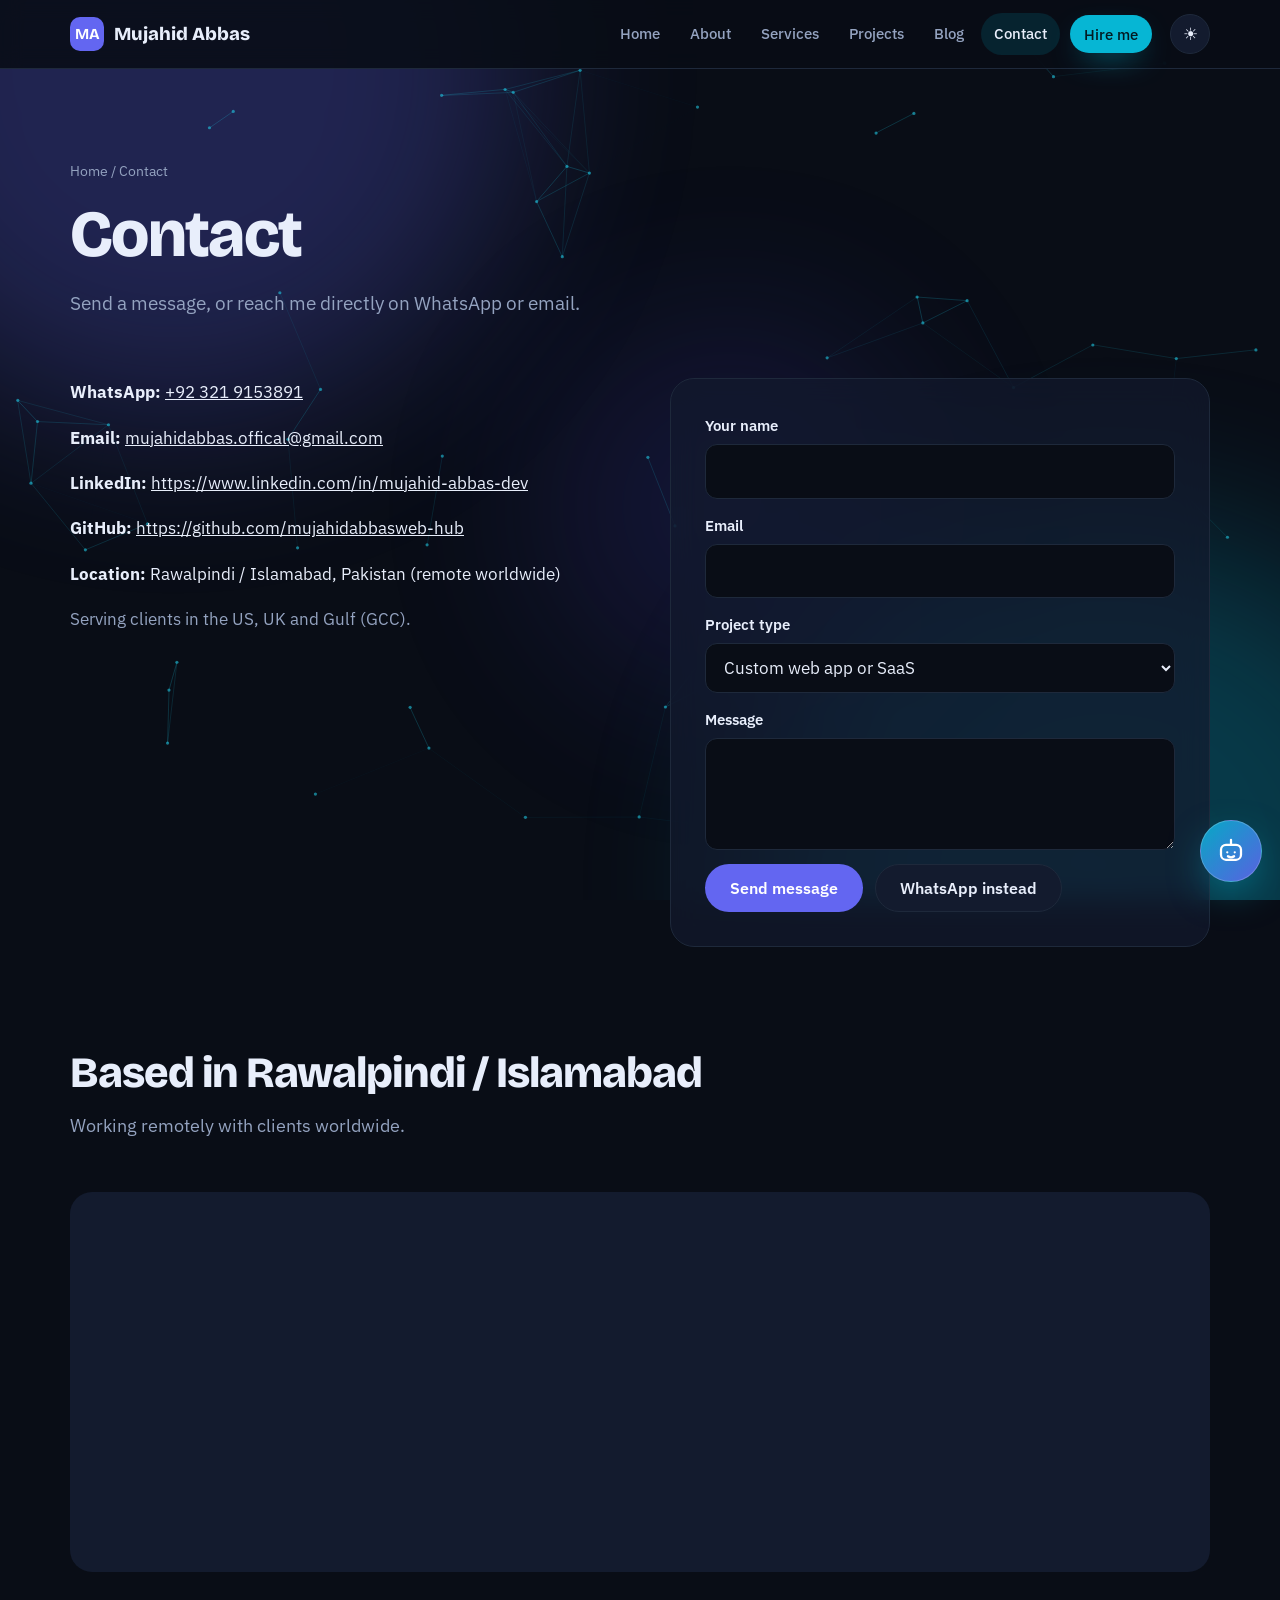
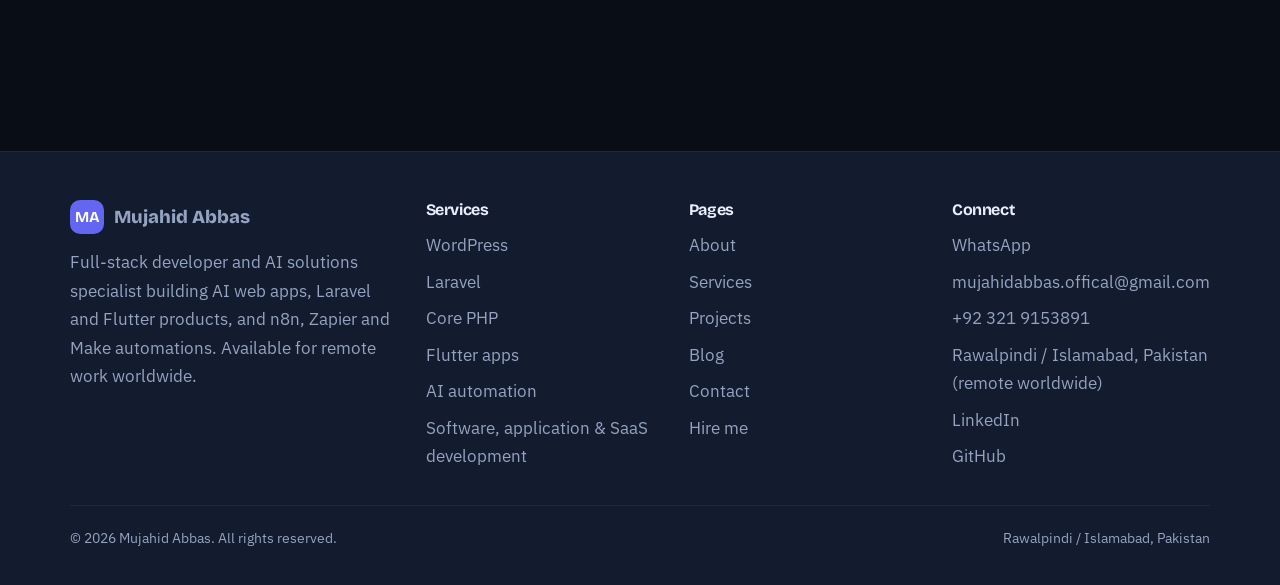
<file: contact.html>
<!DOCTYPE html>
<html lang="en"><head><meta charset="utf-8"><meta name="viewport" content="width=device-width, initial-scale=1, viewport-fit=cover">
<title>Contact Mujahid Abbas | AI, Laravel &amp; Flutter Developer</title><meta name="description" content="Contact Mujahid Abbas by form, email or WhatsApp to discuss an AI web app, Laravel SaaS, Flutter app or n8n automation project."><meta name="author" content="Mujahid Abbas"><meta name="robots" content="index, follow, max-image-preview:large, max-snippet:-1">
<meta name="keywords" content="Mujahid Abbas, AI web developer, AI mobile app developer, Laravel developer, Flutter developer, n8n automation expert, Zapier automation, workflow automation, custom SaaS development, hire full-stack developer, AI application developer London, Laravel SaaS expert Dubai, Flutter mobile developer New York, n8n automation specialist Riyadh, New York, London, Dubai, Riyadh">
<meta name="google-site-verification" content="6GRSMKkt97w2_PG45ALNVmI8k_BOO3oY5fthm-kWGlk"><meta name="geo.region" content="PK-PB"><meta name="geo.placename" content="Rawalpindi">
<link rel="canonical" href="https://mujahidabbasweb.netlify.app/contact"><link rel="alternate" hreflang="en" href="https://mujahidabbasweb.netlify.app/contact"><link rel="alternate" hreflang="x-default" href="https://mujahidabbasweb.netlify.app/contact">
<link rel="icon" href="data:image/svg+xml,%3Csvg xmlns='http://www.w3.org/2000/svg' viewBox='0 0 64 64'%3E%3Crect width='64' height='64' rx='16' fill='%236366f1'/%3E%3Ctext x='32' y='42' font-size='28' font-weight='800' text-anchor='middle' fill='white' font-family='sans-serif'%3EMA%3C/text%3E%3C/svg%3E">
<meta name="theme-color" content="#090d16"><meta property="og:type" content="website"><meta property="og:site_name" content="Mujahid Abbas Portfolio"><meta property="og:title" content="Contact Mujahid Abbas | AI, Laravel &amp; Flutter Developer"><meta property="og:description" content="Contact Mujahid Abbas by form, email or WhatsApp to discuss an AI web app, Laravel SaaS, Flutter app or n8n automation project."><meta property="og:url" content="https://mujahidabbasweb.netlify.app/contact"><meta property="og:image" content="https://mujahidabbasweb.netlify.app/images/myimage/mujahid-abbas.webp"><meta property="og:locale" content="en_US">
<meta name="twitter:card" content="summary_large_image"><meta name="twitter:title" content="Contact Mujahid Abbas | AI, Laravel &amp; Flutter Developer"><meta name="twitter:description" content="Contact Mujahid Abbas by form, email or WhatsApp to discuss an AI web app, Laravel SaaS, Flutter app or n8n automation project."><meta name="twitter:image" content="https://mujahidabbasweb.netlify.app/images/myimage/mujahid-abbas.webp">
<link rel="preconnect" href="https://fonts.googleapis.com"><link rel="preconnect" href="https://fonts.gstatic.com" crossorigin>
<link href="https://fonts.googleapis.com/css2?family=Bricolage+Grotesque:opsz,wght@12..96,500;12..96,700;12..96,800&family=IBM+Plex+Sans:wght@400;500;600&display=swap" rel="stylesheet">
<script>try{document.documentElement.setAttribute('data-theme',localStorage.getItem('theme')||'dark')}catch(e){document.documentElement.setAttribute('data-theme','dark')}</script>
<link rel="stylesheet" href="css/style.css">
<script async src="https://www.googletagmanager.com/gtag/js?id=G-TR7Z3NMM59"></script>
<script>
  window.dataLayer = window.dataLayer || [];
  function gtag(){dataLayer.push(arguments);}
  gtag('js', new Date());
  gtag('config', 'G-TR7Z3NMM59');
</script>
<script type="application/ld+json">{"@context": "https://schema.org", "@graph": [{"@type": "Person", "@id": "https://mujahidabbasweb.netlify.app/#person", "name": "Mujahid Abbas", "url": "https://mujahidabbasweb.netlify.app/", "image": "https://mujahidabbasweb.netlify.app/images/myimage/mujahid-abbas.webp", "jobTitle": "Full-Stack Developer and AI Solutions Specialist", "email": "mailto:mujahidabbas.offical@gmail.com", "telephone": "+923219153891", "areaServed": [{"@type": "City", "name": "New York"}, {"@type": "City", "name": "London"}, {"@type": "City", "name": "Dubai"}, {"@type": "City", "name": "Riyadh"}, {"@type": "Country", "name": "United States"}, {"@type": "Country", "name": "United Kingdom"}, {"@type": "Country", "name": "United Arab Emirates"}, {"@type": "Country", "name": "Saudi Arabia"}], "description": "Full-stack developer and AI solutions specialist building AI web apps, SaaS, Laravel and Flutter products and n8n, Zapier and Make automations.", "address": {"@type": "PostalAddress", "addressLocality": "Rawalpindi", "addressRegion": "Punjab", "addressCountry": "PK"}, "knowsAbout": ["Laravel", "Flutter", "Dart", "Firebase", "PHP", "MySQL", "REST APIs", "n8n", "Zapier", "Make", "OpenAI API", "LLM integration", "WordPress", "WooCommerce", "SaaS development", "AI automation"], "hasCredential": {"@type": "EducationalOccupationalCredential", "name": "Certificate of Professional Excellence in Web Development", "credentialCategory": "certificate", "recognizedBy": {"@type": "Organization", "name": "NPXSoft Engineering Group"}}, "sameAs": ["https://www.linkedin.com/in/mujahid-abbas-dev", "https://github.com/mujahidabbasweb-hub"]}, {"@type": "BreadcrumbList", "itemListElement": [{"@type": "ListItem", "position": 1, "name": "Home", "item": "https://mujahidabbasweb.netlify.app/"}, {"@type": "ListItem", "position": 2, "name": "Contact", "item": "https://mujahidabbasweb.netlify.app/contact"}]}, {"@type": "ContactPage", "url": "https://mujahidabbasweb.netlify.app/contact"}]}</script></head>
<body data-wa="923219153891"><div class="aurora" aria-hidden="true"><i></i><i></i><i></i></div><canvas id="bg" aria-hidden="true"></canvas><a class="skip" href="#main">Skip to content</a>
<header class="site"><div class="wrap bar"><a class="brand" href="index.html" aria-label="Mujahid Abbas, home"><b>MA</b>Mujahid Abbas</a>
<nav class="nav" id="nav" aria-label="Main"><a href="index.html">Home</a><a href="about.html">About</a><a href="services.html">Services</a><a href="projects.html">Projects</a><a href="blog.html">Blog</a><a href="contact.html" aria-current="page">Contact</a><a class="btn p" href="hire-me.html">Hire me</a></nav>
<button class="tt" id="tt" type="button" aria-label="Toggle light and dark mode"></button><button class="menu" id="menu" type="button" aria-label="Open menu" aria-expanded="false" aria-controls="nav">&#9776;</button></div></header>
<main id="main"><div class="wrap page-h"><nav class="crumbs" aria-label="Breadcrumb"><a href="index.html">Home</a> / Contact</nav><h1>Contact</h1><p class="lede">Send a message, or reach me directly on WhatsApp or email.</p></div>
<section style="padding-top:20px"><div class="wrap two"><div><p><strong>WhatsApp:</strong> <a href="https://wa.me/923219153891?text=Hi%20Mujahid,%20I%20want%20to%20discuss%20a%20project!" target="_blank" rel="noopener">+92 321 9153891</a></p><p><strong>Email:</strong> <a href="mailto:mujahidabbas.offical@gmail.com">mujahidabbas.offical@gmail.com</a></p><p><strong>LinkedIn:</strong> <a href="https://www.linkedin.com/in/mujahid-abbas-dev" target="_blank" rel="noopener me">https://www.linkedin.com/in/mujahid-abbas-dev</a></p><p><strong>GitHub:</strong> <a href="https://github.com/mujahidabbasweb-hub" target="_blank" rel="noopener me">https://github.com/mujahidabbasweb-hub</a></p>
<p><strong>Location:</strong> Rawalpindi / Islamabad, Pakistan (remote worldwide)</p><p class="muted">Serving clients in the US, UK and Gulf (GCC).</p></div>
<form class="formbox" name="contact" method="POST" action="contact.html?sent=true" data-netlify="true" netlify-honeypot="bot-field"><input type="hidden" name="form-name" value="contact"><p hidden><label>Leave empty <input name="bot-field"></label></p>
<p class="sent" id="sent" role="status" hidden>Thank you! Your message was sent. I will reply soon.</p>
<div class="fld"><label for="c1">Your name</label><input id="c1" name="name" autocomplete="name" required></div>
<div class="fld"><label for="c2">Email</label><input id="c2" name="email" type="email" autocomplete="email" required></div>
<div class="fld"><label for="c3">Project type</label><select id="c3" name="project-type"><option>Custom web app or SaaS</option><option>Flutter mobile app</option><option>AI solution or LLM integration</option><option>Workflow automation (n8n, Zapier, Make)</option><option>WordPress or WooCommerce site</option><option>Something else</option></select></div>
<div class="fld"><label for="c4">Message</label><textarea id="c4" name="message" required></textarea></div>
<div class="row"><button class="btn l" type="submit">Send message</button><a class="btn g" href="https://wa.me/923219153891?text=Hi%20Mujahid,%20I%20want%20to%20discuss%20a%20project!" target="_blank" rel="noopener">WhatsApp instead</a></div></form></div></section>
<section style="padding-top:0"><div class="wrap"><div class="head"><h2>Based in Rawalpindi / Islamabad</h2><p>Working remotely with clients worldwide.</p></div>
<div class="map"><iframe title="Map of Rawalpindi and Islamabad, Pakistan" src="https://www.google.com/maps?q=Rawalpindi%2C%20Islamabad%2C%20Pakistan&output=embed" loading="lazy" referrerpolicy="no-referrer-when-downgrade" allowfullscreen></iframe></div></div></section></main>
<footer><div class="wrap"><div class="fg"><div><a class="brand" href="index.html"><b>MA</b>Mujahid Abbas</a><p class="muted" style="margin-top:14px;max-width:40ch">Full-stack developer and AI solutions specialist building AI web apps, Laravel and Flutter products, and n8n, Zapier and Make automations. Available for remote work worldwide.</p></div>
<div><h3>Services</h3><ul><li><a href="services.html#wp">WordPress</a></li><li><a href="services.html#web">Laravel</a></li><li><a href="services.html#web">Core PHP</a></li><li><a href="services.html#mobile">Flutter apps</a></li><li><a href="services.html#ai">AI automation</a></li><li><a href="services.html#web">Software, application &amp; SaaS development</a></li></ul></div>
<div><h3>Pages</h3><ul><li><a href="about.html">About</a></li><li><a href="services.html">Services</a></li><li><a href="projects.html">Projects</a></li><li><a href="blog.html">Blog</a></li><li><a href="contact.html">Contact</a></li><li><a href="hire-me.html">Hire me</a></li></ul></div>
<div><h3>Connect</h3><ul><li><a href="https://wa.me/923219153891?text=Hi%20Mujahid,%20I%20want%20to%20discuss%20a%20project!" target="_blank" rel="noopener">WhatsApp</a></li><li><a href="mailto:mujahidabbas.offical@gmail.com">mujahidabbas.offical@gmail.com</a></li><li><a href="tel:+923219153891">+92 321 9153891</a></li><li style="color:var(--muted)">Rawalpindi / Islamabad, Pakistan (remote worldwide)</li><li><a href="https://www.linkedin.com/in/mujahid-abbas-dev" target="_blank" rel="noopener me">LinkedIn</a></li><li><a href="https://github.com/mujahidabbasweb-hub" target="_blank" rel="noopener me">GitHub</a></li></ul></div></div>
<div class="copy"><span>&copy; 2026 Mujahid Abbas. All rights reserved.</span><span>Rawalpindi / Islamabad, Pakistan</span></div></div></footer>
<script src="js/script.js" defer></script></body></html>
</file>
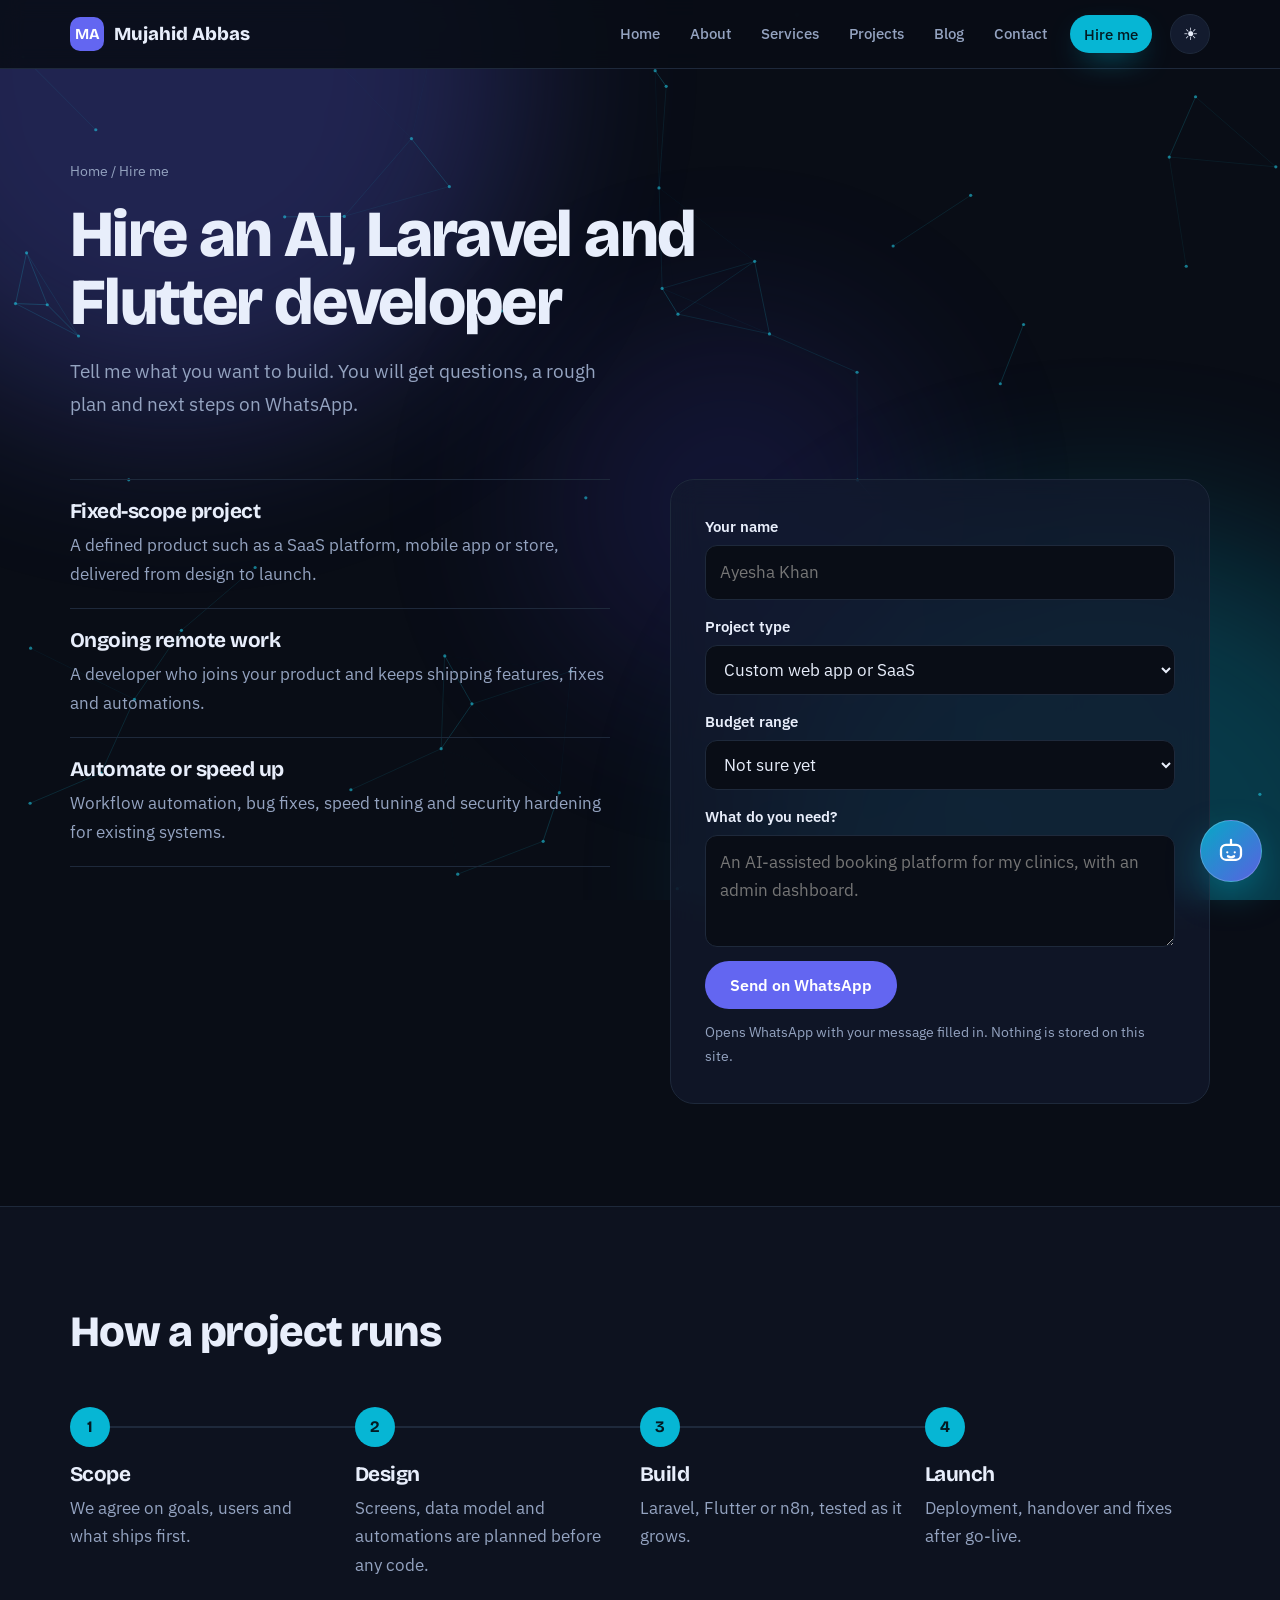
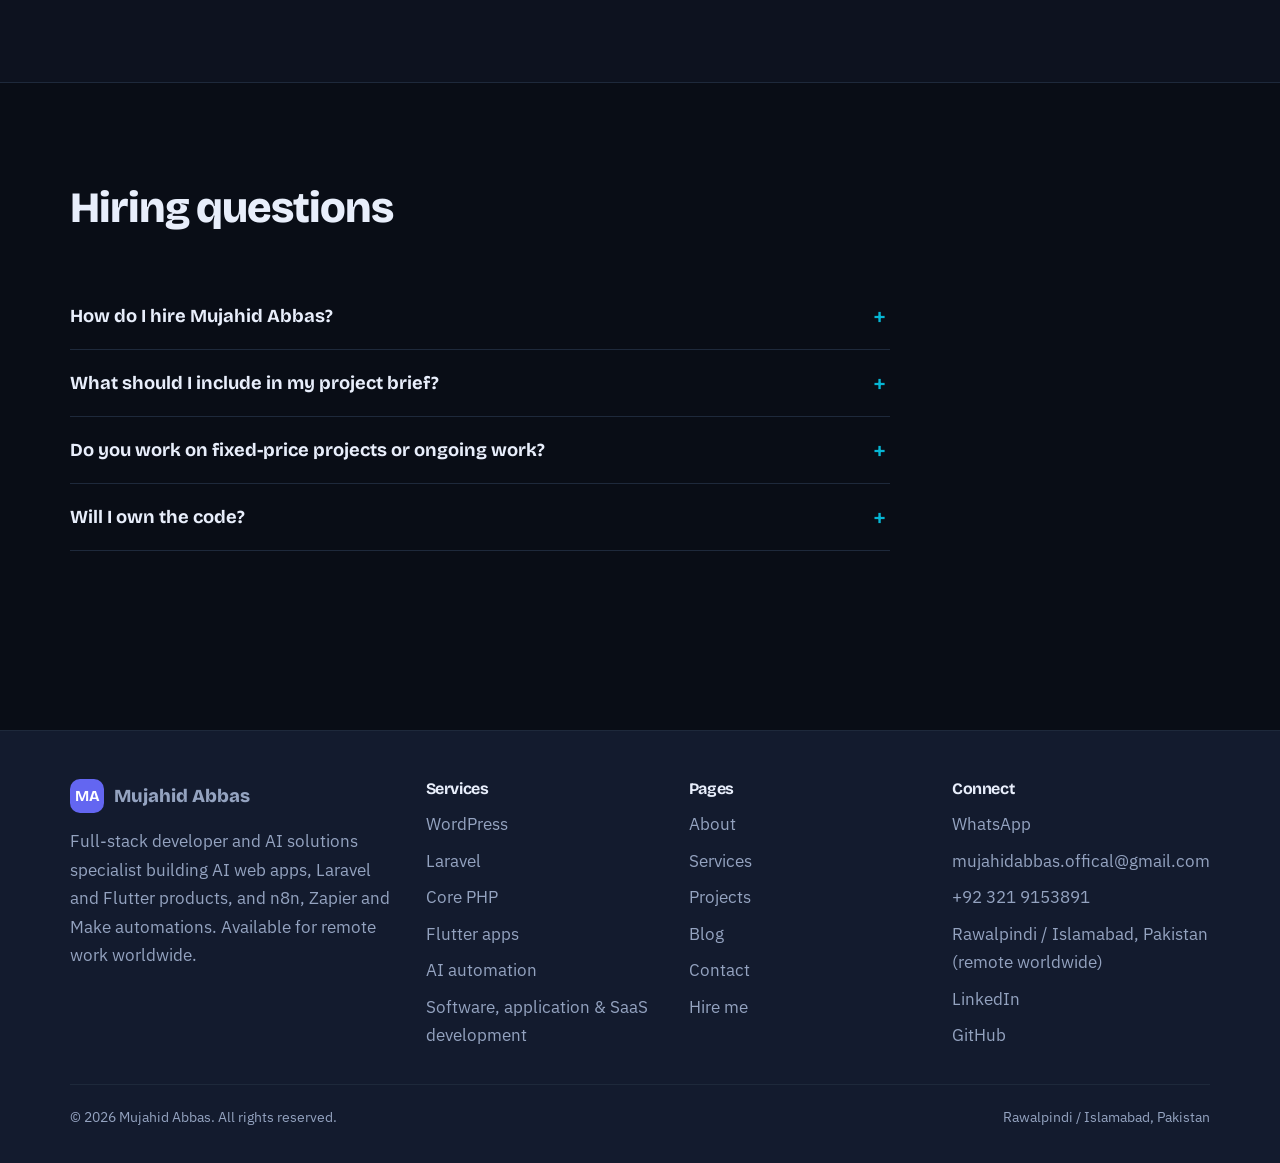
<file: hire-me.html>
<!DOCTYPE html>
<html lang="en"><head><meta charset="utf-8"><meta name="viewport" content="width=device-width, initial-scale=1, viewport-fit=cover">
<title>Hire Mujahid Abbas | Freelance AI, Laravel &amp; Flutter Developer</title><meta name="description" content="Hire Mujahid Abbas for an AI web app, Laravel or Flutter product, or n8n, Zapier and Make automation. Send a brief and get a reply on WhatsApp."><meta name="author" content="Mujahid Abbas"><meta name="robots" content="index, follow, max-image-preview:large, max-snippet:-1">
<meta name="keywords" content="Mujahid Abbas, AI web developer, AI mobile app developer, Laravel developer, Flutter developer, n8n automation expert, Zapier automation, workflow automation, custom SaaS development, hire full-stack developer, AI application developer London, Laravel SaaS expert Dubai, Flutter mobile developer New York, n8n automation specialist Riyadh, New York, London, Dubai, Riyadh">
<meta name="google-site-verification" content="6GRSMKkt97w2_PG45ALNVmI8k_BOO3oY5fthm-kWGlk"><meta name="geo.region" content="PK-PB"><meta name="geo.placename" content="Rawalpindi">
<link rel="canonical" href="https://mujahidabbasweb.netlify.app/hire-me"><link rel="alternate" hreflang="en" href="https://mujahidabbasweb.netlify.app/hire-me"><link rel="alternate" hreflang="x-default" href="https://mujahidabbasweb.netlify.app/hire-me">
<link rel="icon" href="data:image/svg+xml,%3Csvg xmlns='http://www.w3.org/2000/svg' viewBox='0 0 64 64'%3E%3Crect width='64' height='64' rx='16' fill='%236366f1'/%3E%3Ctext x='32' y='42' font-size='28' font-weight='800' text-anchor='middle' fill='white' font-family='sans-serif'%3EMA%3C/text%3E%3C/svg%3E">
<meta name="theme-color" content="#090d16"><meta property="og:type" content="website"><meta property="og:site_name" content="Mujahid Abbas Portfolio"><meta property="og:title" content="Hire Mujahid Abbas | Freelance AI, Laravel &amp; Flutter Developer"><meta property="og:description" content="Hire Mujahid Abbas for an AI web app, Laravel or Flutter product, or n8n, Zapier and Make automation. Send a brief and get a reply on WhatsApp."><meta property="og:url" content="https://mujahidabbasweb.netlify.app/hire-me"><meta property="og:image" content="https://mujahidabbasweb.netlify.app/images/myimage/mujahid-abbas.webp"><meta property="og:locale" content="en_US">
<meta name="twitter:card" content="summary_large_image"><meta name="twitter:title" content="Hire Mujahid Abbas | Freelance AI, Laravel &amp; Flutter Developer"><meta name="twitter:description" content="Hire Mujahid Abbas for an AI web app, Laravel or Flutter product, or n8n, Zapier and Make automation. Send a brief and get a reply on WhatsApp."><meta name="twitter:image" content="https://mujahidabbasweb.netlify.app/images/myimage/mujahid-abbas.webp">
<link rel="preconnect" href="https://fonts.googleapis.com"><link rel="preconnect" href="https://fonts.gstatic.com" crossorigin>
<link href="https://fonts.googleapis.com/css2?family=Bricolage+Grotesque:opsz,wght@12..96,500;12..96,700;12..96,800&family=IBM+Plex+Sans:wght@400;500;600&display=swap" rel="stylesheet">
<script>try{document.documentElement.setAttribute('data-theme',localStorage.getItem('theme')||'dark')}catch(e){document.documentElement.setAttribute('data-theme','dark')}</script>
<link rel="stylesheet" href="css/style.css">
<script async src="https://www.googletagmanager.com/gtag/js?id=G-TR7Z3NMM59"></script>
<script>
  window.dataLayer = window.dataLayer || [];
  function gtag(){dataLayer.push(arguments);}
  gtag('js', new Date());
  gtag('config', 'G-TR7Z3NMM59');
</script>
<script type="application/ld+json">{"@context": "https://schema.org", "@graph": [{"@type": "Person", "@id": "https://mujahidabbasweb.netlify.app/#person", "name": "Mujahid Abbas", "url": "https://mujahidabbasweb.netlify.app/", "image": "https://mujahidabbasweb.netlify.app/images/myimage/mujahid-abbas.webp", "jobTitle": "Full-Stack Developer and AI Solutions Specialist", "email": "mailto:mujahidabbas.offical@gmail.com", "telephone": "+923219153891", "areaServed": [{"@type": "City", "name": "New York"}, {"@type": "City", "name": "London"}, {"@type": "City", "name": "Dubai"}, {"@type": "City", "name": "Riyadh"}, {"@type": "Country", "name": "United States"}, {"@type": "Country", "name": "United Kingdom"}, {"@type": "Country", "name": "United Arab Emirates"}, {"@type": "Country", "name": "Saudi Arabia"}], "description": "Full-stack developer and AI solutions specialist building AI web apps, SaaS, Laravel and Flutter products and n8n, Zapier and Make automations.", "address": {"@type": "PostalAddress", "addressLocality": "Rawalpindi", "addressRegion": "Punjab", "addressCountry": "PK"}, "knowsAbout": ["Laravel", "Flutter", "Dart", "Firebase", "PHP", "MySQL", "REST APIs", "n8n", "Zapier", "Make", "OpenAI API", "LLM integration", "WordPress", "WooCommerce", "SaaS development", "AI automation"], "hasCredential": {"@type": "EducationalOccupationalCredential", "name": "Certificate of Professional Excellence in Web Development", "credentialCategory": "certificate", "recognizedBy": {"@type": "Organization", "name": "NPXSoft Engineering Group"}}, "sameAs": ["https://www.linkedin.com/in/mujahid-abbas-dev", "https://github.com/mujahidabbasweb-hub"]}, {"@type": "BreadcrumbList", "itemListElement": [{"@type": "ListItem", "position": 1, "name": "Home", "item": "https://mujahidabbasweb.netlify.app/"}, {"@type": "ListItem", "position": 2, "name": "Hire me", "item": "https://mujahidabbasweb.netlify.app/hire-me"}]}, {"@type": "FAQPage", "mainEntity": [{"@type": "Question", "name": "How do I hire Mujahid Abbas?", "acceptedAnswer": {"@type": "Answer", "text": "Fill in the brief on this page. It opens WhatsApp with your message ready to send, and the conversation continues there. You can also email mujahidabbas.offical@gmail.com."}}, {"@type": "Question", "name": "What should I include in my project brief?", "acceptedAnswer": {"@type": "Answer", "text": "Describe your goal, who will use the product, the platforms you need (web, Android, iOS), any tools you want connected and your deadline. A rough budget helps with planning."}}, {"@type": "Question", "name": "Do you work on fixed-price projects or ongoing work?", "acceptedAnswer": {"@type": "Answer", "text": "Both. A fixed scope suits a defined product, and ongoing remote work suits products that keep growing."}}, {"@type": "Question", "name": "Will I own the code?", "acceptedAnswer": {"@type": "Answer", "text": "Ownership terms are agreed in writing before work starts, so you know exactly what you receive."}}]}]}</script></head>
<body data-wa="923219153891"><div class="aurora" aria-hidden="true"><i></i><i></i><i></i></div><canvas id="bg" aria-hidden="true"></canvas><a class="skip" href="#main">Skip to content</a>
<header class="site"><div class="wrap bar"><a class="brand" href="index.html" aria-label="Mujahid Abbas, home"><b>MA</b>Mujahid Abbas</a>
<nav class="nav" id="nav" aria-label="Main"><a href="index.html">Home</a><a href="about.html">About</a><a href="services.html">Services</a><a href="projects.html">Projects</a><a href="blog.html">Blog</a><a href="contact.html">Contact</a><a class="btn p" href="hire-me.html">Hire me</a></nav>
<button class="tt" id="tt" type="button" aria-label="Toggle light and dark mode"></button><button class="menu" id="menu" type="button" aria-label="Open menu" aria-expanded="false" aria-controls="nav">&#9776;</button></div></header>
<main id="main"><div class="wrap page-h"><nav class="crumbs" aria-label="Breadcrumb"><a href="index.html">Home</a> / Hire me</nav><h1>Hire an AI, Laravel and Flutter developer</h1><p class="lede">Tell me what you want to build. You will get questions, a rough plan and next steps on WhatsApp.</p></div>
<section style="padding-top:20px"><div class="wrap two"><div><div class="opt"><h3>Fixed-scope project</h3><p>A defined product such as a SaaS platform, mobile app or store, delivered from design to launch.</p></div><div class="opt"><h3>Ongoing remote work</h3><p>A developer who joins your product and keeps shipping features, fixes and automations.</p></div><div class="opt"><h3>Automate or speed up</h3><p>Workflow automation, bug fixes, speed tuning and security hardening for existing systems.</p></div></div><div class="formbox" data-wa-form><div class="fld"><label for="nm">Your name</label><input id="nm" name="name" autocomplete="name" placeholder="Ayesha Khan"></div>
<div class="fld"><label for="ty">Project type</label><select id="ty" name="type"><option>Custom web app or SaaS</option><option>Flutter mobile app</option><option>AI solution or LLM integration</option><option>Workflow automation (n8n, Zapier, Make)</option><option>WordPress or WooCommerce site</option><option>Something else</option></select></div><div class="fld"><label for="bd">Budget range</label><select id="bd" name="budget"><option value="">Not sure yet</option><option>Under $500</option><option>$500 to $2,000</option><option>$2,000 to $5,000</option><option>Above $5,000</option></select></div>
<div class="fld"><label for="ms">What do you need?</label><textarea id="ms" name="msg" placeholder="An AI-assisted booking platform for my clinics, with an admin dashboard."></textarea></div>
<a class="btn l" data-wa-send href="https://wa.me/923219153891?text=Hi%20Mujahid,%20I%20want%20to%20discuss%20a%20project!" target="_blank" rel="noopener">Send on WhatsApp</a><p class="hint">Opens WhatsApp with your message filled in. Nothing is stored on this site.</p></div></div></section>
<section class="alt"><div class="wrap"><div class="head"><h2>How a project runs</h2></div><ol class="steps"><li><h3>Scope</h3><p>We agree on goals, users and what ships first.</p></li><li><h3>Design</h3><p>Screens, data model and automations are planned before any code.</p></li><li><h3>Build</h3><p>Laravel, Flutter or n8n, tested as it grows.</p></li><li><h3>Launch</h3><p>Deployment, handover and fixes after go-live.</p></li></ol></div></section>
<section><div class="wrap"><div class="head"><h2>Hiring questions</h2></div><div class="faq"><details><summary>How do I hire Mujahid Abbas?</summary><p>Fill in the brief on this page. It opens WhatsApp with your message ready to send, and the conversation continues there. You can also email mujahidabbas.offical@gmail.com.</p></details><details><summary>What should I include in my project brief?</summary><p>Describe your goal, who will use the product, the platforms you need (web, Android, iOS), any tools you want connected and your deadline. A rough budget helps with planning.</p></details><details><summary>Do you work on fixed-price projects or ongoing work?</summary><p>Both. A fixed scope suits a defined product, and ongoing remote work suits products that keep growing.</p></details><details><summary>Will I own the code?</summary><p>Ownership terms are agreed in writing before work starts, so you know exactly what you receive.</p></details></div></div></section></main>
<footer><div class="wrap"><div class="fg"><div><a class="brand" href="index.html"><b>MA</b>Mujahid Abbas</a><p class="muted" style="margin-top:14px;max-width:40ch">Full-stack developer and AI solutions specialist building AI web apps, Laravel and Flutter products, and n8n, Zapier and Make automations. Available for remote work worldwide.</p></div>
<div><h3>Services</h3><ul><li><a href="services.html#wp">WordPress</a></li><li><a href="services.html#web">Laravel</a></li><li><a href="services.html#web">Core PHP</a></li><li><a href="services.html#mobile">Flutter apps</a></li><li><a href="services.html#ai">AI automation</a></li><li><a href="services.html#web">Software, application &amp; SaaS development</a></li></ul></div>
<div><h3>Pages</h3><ul><li><a href="about.html">About</a></li><li><a href="services.html">Services</a></li><li><a href="projects.html">Projects</a></li><li><a href="blog.html">Blog</a></li><li><a href="contact.html">Contact</a></li><li><a href="hire-me.html">Hire me</a></li></ul></div>
<div><h3>Connect</h3><ul><li><a href="https://wa.me/923219153891?text=Hi%20Mujahid,%20I%20want%20to%20discuss%20a%20project!" target="_blank" rel="noopener">WhatsApp</a></li><li><a href="mailto:mujahidabbas.offical@gmail.com">mujahidabbas.offical@gmail.com</a></li><li><a href="tel:+923219153891">+92 321 9153891</a></li><li style="color:var(--muted)">Rawalpindi / Islamabad, Pakistan (remote worldwide)</li><li><a href="https://www.linkedin.com/in/mujahid-abbas-dev" target="_blank" rel="noopener me">LinkedIn</a></li><li><a href="https://github.com/mujahidabbasweb-hub" target="_blank" rel="noopener me">GitHub</a></li></ul></div></div>
<div class="copy"><span>&copy; 2026 Mujahid Abbas. All rights reserved.</span><span>Rawalpindi / Islamabad, Pakistan</span></div></div></footer>
<script src="js/script.js" defer></script></body></html>
</file>
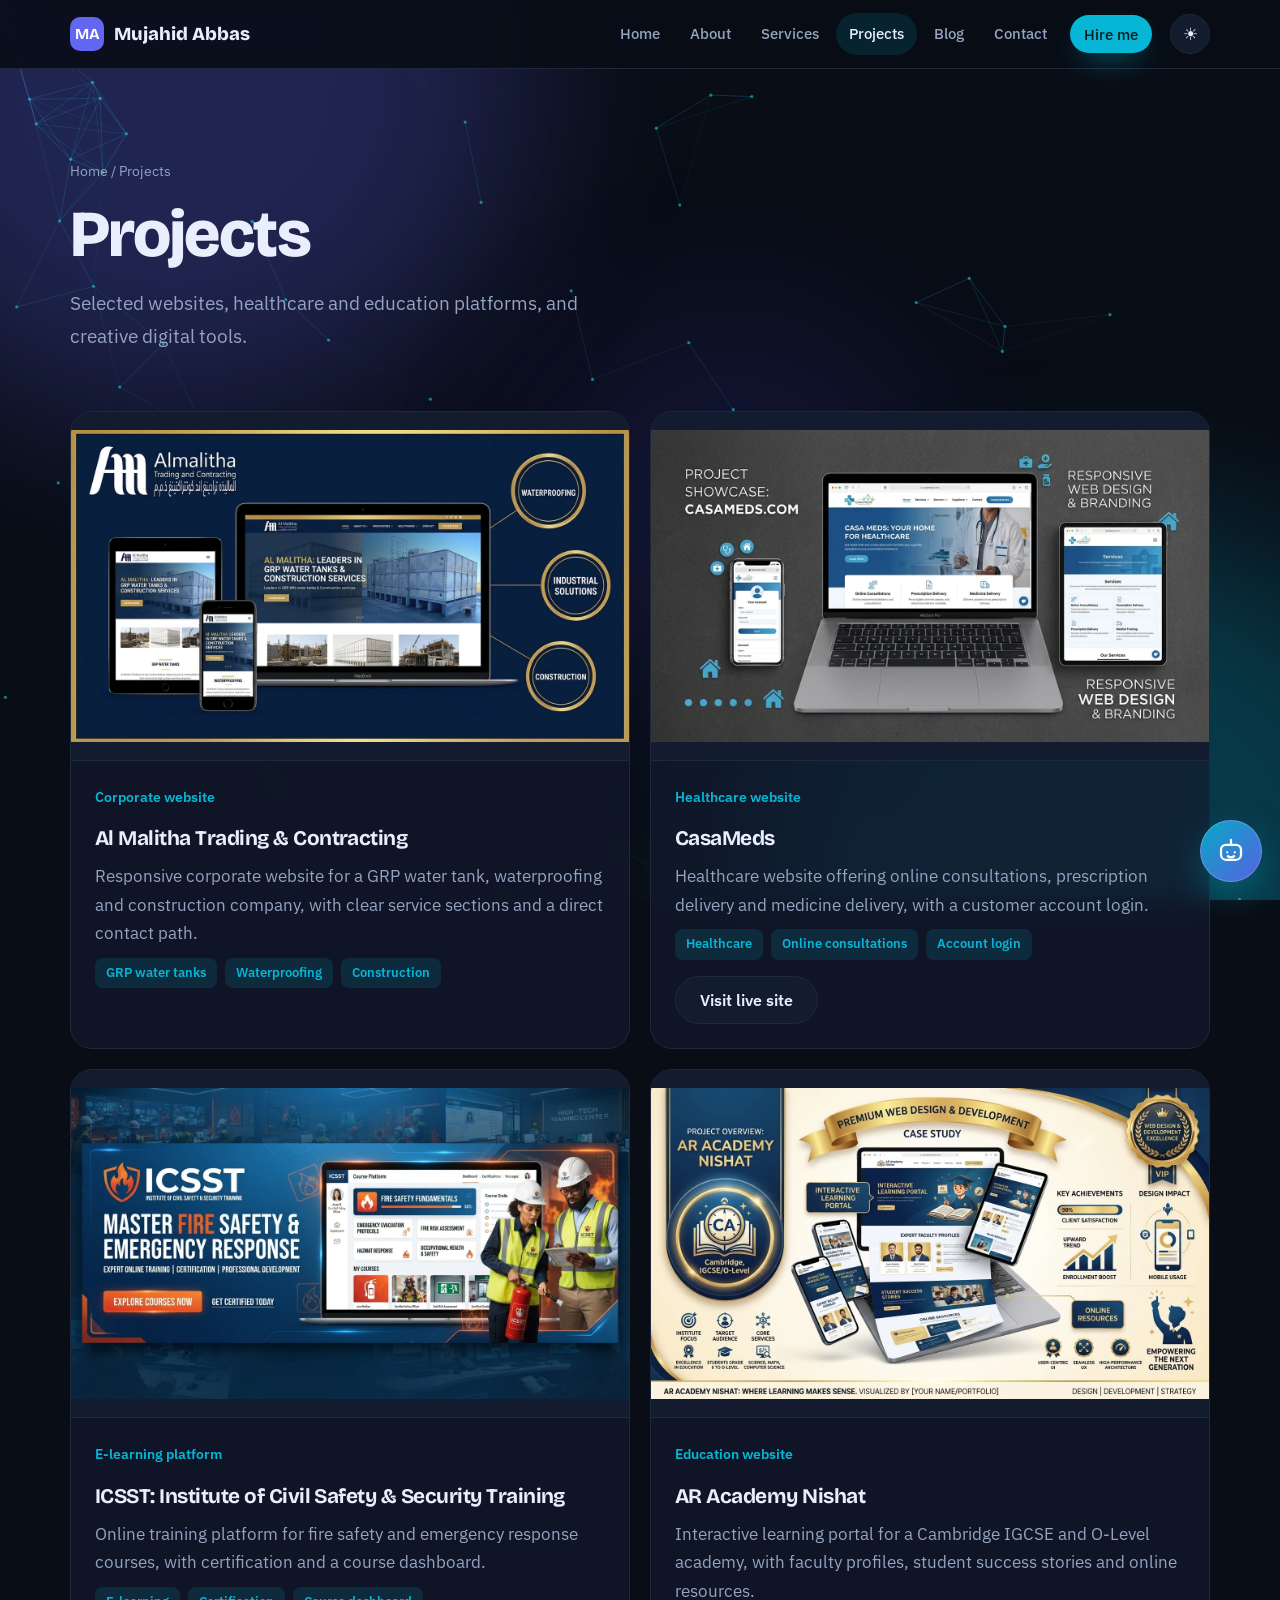
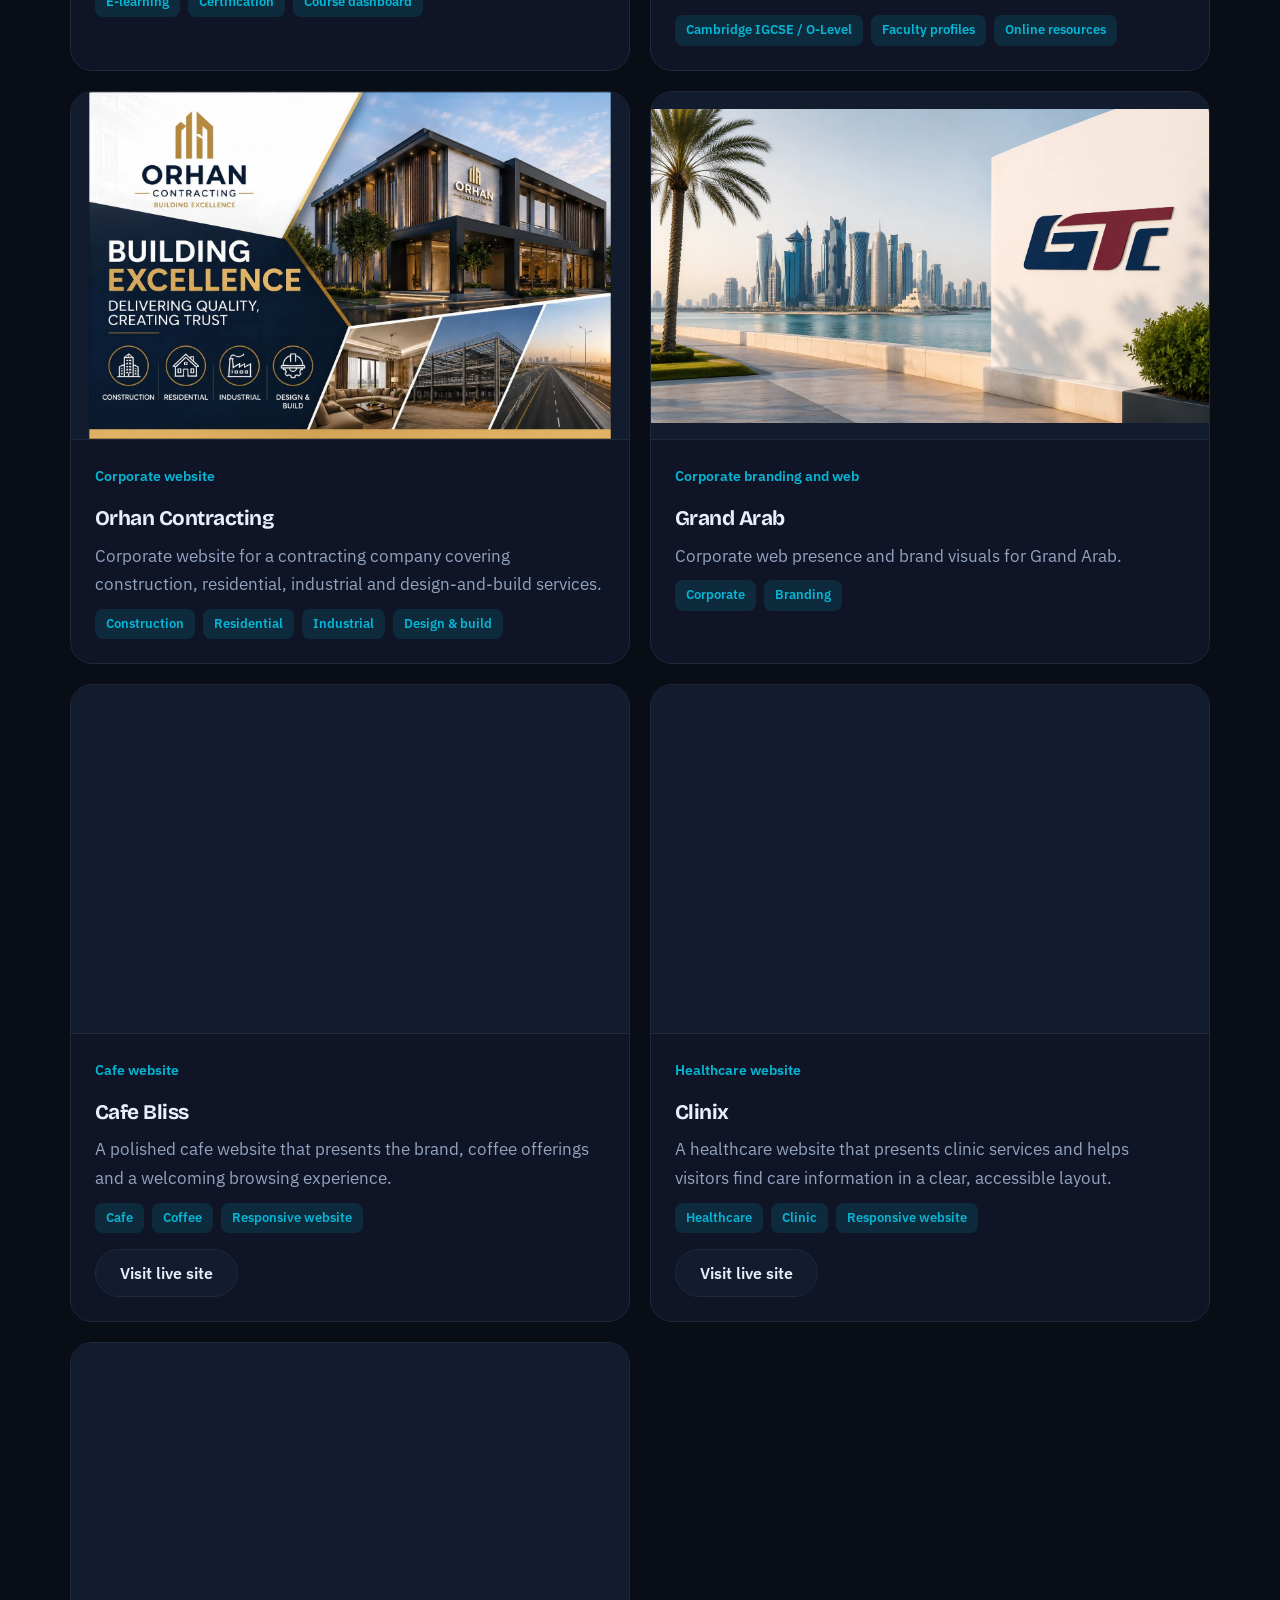
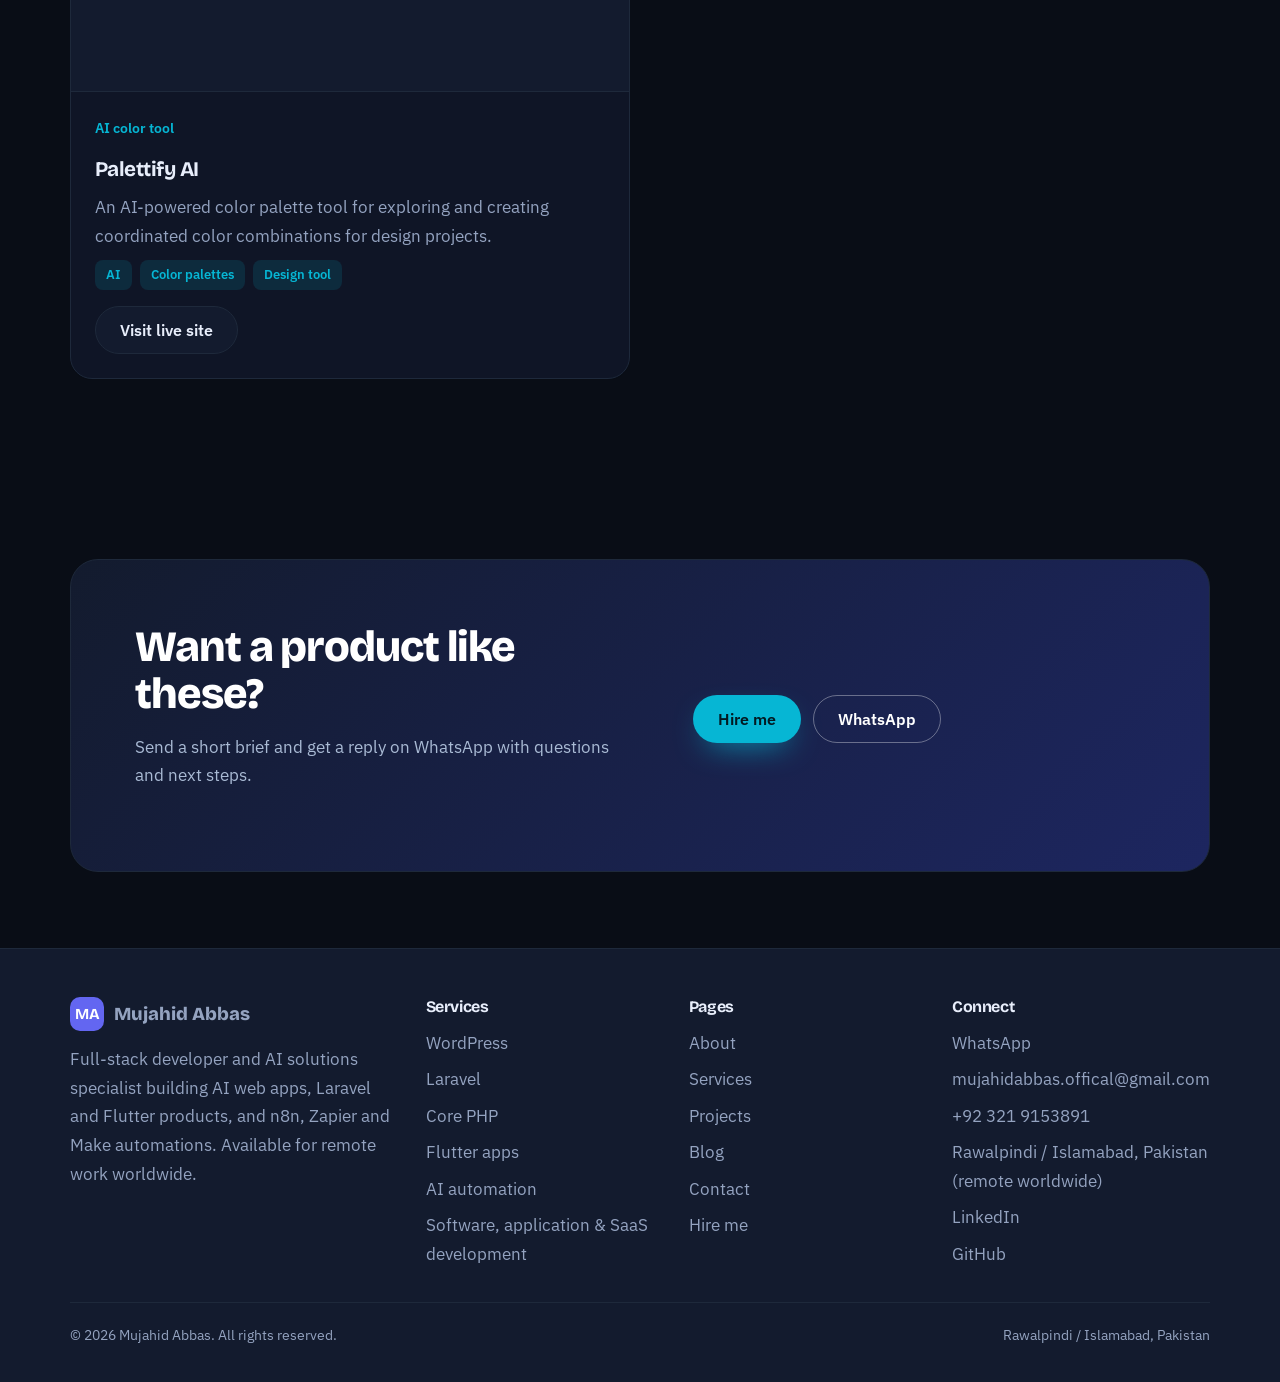
<file: projects.html>
<!DOCTYPE html>
<html lang="en"><head><meta charset="utf-8"><meta name="viewport" content="width=device-width, initial-scale=1, viewport-fit=cover">
<title>Projects | Websites, Platforms &amp; AI Tools</title><meta name="description" content="Projects by Mujahid Abbas: Al Malitha Trading &amp; Contracting, CasaMeds, ICSST, AR Academy Nishat, Orhan Contracting, Grand Arab, Cafe Bliss, Clinix and Palettify AI."><meta name="author" content="Mujahid Abbas"><meta name="robots" content="index, follow, max-image-preview:large, max-snippet:-1">
<meta name="keywords" content="Mujahid Abbas, AI web developer, AI mobile app developer, Laravel developer, Flutter developer, n8n automation expert, Zapier automation, workflow automation, custom SaaS development, hire full-stack developer, AI application developer London, Laravel SaaS expert Dubai, Flutter mobile developer New York, n8n automation specialist Riyadh, New York, London, Dubai, Riyadh">
<meta name="google-site-verification" content="6GRSMKkt97w2_PG45ALNVmI8k_BOO3oY5fthm-kWGlk"><meta name="geo.region" content="PK-PB"><meta name="geo.placename" content="Rawalpindi">
<link rel="canonical" href="https://mujahidabbasweb.netlify.app/projects"><link rel="alternate" hreflang="en" href="https://mujahidabbasweb.netlify.app/projects"><link rel="alternate" hreflang="x-default" href="https://mujahidabbasweb.netlify.app/projects">
<link rel="icon" href="data:image/svg+xml,%3Csvg xmlns='http://www.w3.org/2000/svg' viewBox='0 0 64 64'%3E%3Crect width='64' height='64' rx='16' fill='%236366f1'/%3E%3Ctext x='32' y='42' font-size='28' font-weight='800' text-anchor='middle' fill='white' font-family='sans-serif'%3EMA%3C/text%3E%3C/svg%3E">
<meta name="theme-color" content="#090d16"><meta property="og:type" content="website"><meta property="og:site_name" content="Mujahid Abbas Portfolio"><meta property="og:title" content="Projects | Websites, Platforms &amp; AI Tools"><meta property="og:description" content="Projects by Mujahid Abbas: Al Malitha Trading &amp; Contracting, CasaMeds, ICSST, AR Academy Nishat, Orhan Contracting, Grand Arab, Cafe Bliss, Clinix and Palettify AI."><meta property="og:url" content="https://mujahidabbasweb.netlify.app/projects"><meta property="og:image" content="https://mujahidabbasweb.netlify.app/images/projects/al-malitha-trading-contracting-website.webp"><meta property="og:locale" content="en_US">
<meta name="twitter:card" content="summary_large_image"><meta name="twitter:title" content="Projects | Websites, Platforms &amp; AI Tools"><meta name="twitter:description" content="Projects by Mujahid Abbas: Al Malitha Trading &amp; Contracting, CasaMeds, ICSST, AR Academy Nishat, Orhan Contracting, Grand Arab, Cafe Bliss, Clinix and Palettify AI."><meta name="twitter:image" content="https://mujahidabbasweb.netlify.app/images/projects/al-malitha-trading-contracting-website.webp">
<link rel="preconnect" href="https://fonts.googleapis.com"><link rel="preconnect" href="https://fonts.gstatic.com" crossorigin>
<link href="https://fonts.googleapis.com/css2?family=Bricolage+Grotesque:opsz,wght@12..96,500;12..96,700;12..96,800&family=IBM+Plex+Sans:wght@400;500;600&display=swap" rel="stylesheet">
<script>try{document.documentElement.setAttribute('data-theme',localStorage.getItem('theme')||'dark')}catch(e){document.documentElement.setAttribute('data-theme','dark')}</script>
<link rel="stylesheet" href="css/style.css">
<script async src="https://www.googletagmanager.com/gtag/js?id=G-TR7Z3NMM59"></script>
<script>
  window.dataLayer = window.dataLayer || [];
  function gtag(){dataLayer.push(arguments);}
  gtag('js', new Date());
  gtag('config', 'G-TR7Z3NMM59');
</script>
<script type="application/ld+json">{"@context": "https://schema.org", "@graph": [{"@type": "Person", "@id": "https://mujahidabbasweb.netlify.app/#person", "name": "Mujahid Abbas", "url": "https://mujahidabbasweb.netlify.app/", "image": "https://mujahidabbasweb.netlify.app/images/myimage/mujahid-abbas.webp", "jobTitle": "Full-Stack Developer and AI Solutions Specialist", "email": "mailto:mujahidabbas.offical@gmail.com", "telephone": "+923219153891", "areaServed": [{"@type": "City", "name": "New York"}, {"@type": "City", "name": "London"}, {"@type": "City", "name": "Dubai"}, {"@type": "City", "name": "Riyadh"}, {"@type": "Country", "name": "United States"}, {"@type": "Country", "name": "United Kingdom"}, {"@type": "Country", "name": "United Arab Emirates"}, {"@type": "Country", "name": "Saudi Arabia"}], "description": "Full-stack developer and AI solutions specialist building AI web apps, SaaS, Laravel and Flutter products and n8n, Zapier and Make automations.", "address": {"@type": "PostalAddress", "addressLocality": "Rawalpindi", "addressRegion": "Punjab", "addressCountry": "PK"}, "knowsAbout": ["Laravel", "Flutter", "Dart", "Firebase", "PHP", "MySQL", "REST APIs", "n8n", "Zapier", "Make", "OpenAI API", "LLM integration", "WordPress", "WooCommerce", "SaaS development", "AI automation"], "hasCredential": {"@type": "EducationalOccupationalCredential", "name": "Certificate of Professional Excellence in Web Development", "credentialCategory": "certificate", "recognizedBy": {"@type": "Organization", "name": "NPXSoft Engineering Group"}}, "sameAs": ["https://www.linkedin.com/in/mujahid-abbas-dev", "https://github.com/mujahidabbasweb-hub"]}, {"@type": "BreadcrumbList", "itemListElement": [{"@type": "ListItem", "position": 1, "name": "Home", "item": "https://mujahidabbasweb.netlify.app/"}, {"@type": "ListItem", "position": 2, "name": "Projects", "item": "https://mujahidabbasweb.netlify.app/projects"}]}, {"@type": "ItemList", "itemListElement": [{"@type": "ListItem", "position": 1, "name": "Al Malitha Trading & Contracting"}, {"@type": "ListItem", "position": 2, "name": "CasaMeds"}, {"@type": "ListItem", "position": 3, "name": "ICSST: Institute of Civil Safety & Security Training"}, {"@type": "ListItem", "position": 4, "name": "AR Academy Nishat"}, {"@type": "ListItem", "position": 5, "name": "Orhan Contracting"}, {"@type": "ListItem", "position": 6, "name": "Grand Arab"}, {"@type": "ListItem", "position": 7, "name": "Cafe Bliss"}, {"@type": "ListItem", "position": 8, "name": "Clinix"}, {"@type": "ListItem", "position": 9, "name": "Palettify AI"}]}]}</script></head>
<body data-wa="923219153891"><div class="aurora" aria-hidden="true"><i></i><i></i><i></i></div><canvas id="bg" aria-hidden="true"></canvas><a class="skip" href="#main">Skip to content</a>
<header class="site"><div class="wrap bar"><a class="brand" href="index.html" aria-label="Mujahid Abbas, home"><b>MA</b>Mujahid Abbas</a>
<nav class="nav" id="nav" aria-label="Main"><a href="index.html">Home</a><a href="about.html">About</a><a href="services.html">Services</a><a href="projects.html" aria-current="page">Projects</a><a href="blog.html">Blog</a><a href="contact.html">Contact</a><a class="btn p" href="hire-me.html">Hire me</a></nav>
<button class="tt" id="tt" type="button" aria-label="Toggle light and dark mode"></button><button class="menu" id="menu" type="button" aria-label="Open menu" aria-expanded="false" aria-controls="nav">&#9776;</button></div></header>
<main id="main"><div class="wrap page-h"><nav class="crumbs" aria-label="Breadcrumb"><a href="index.html">Home</a> / Projects</nav><h1>Projects</h1><p class="lede">Selected websites, healthcare and education platforms, and creative digital tools.</p></div>
<section style="padding-top:20px"><div class="wrap"><div class="pgrid"><article class="pc"><div class="pimg"><img src="images/projects/al-malitha-trading-contracting-website.webp" alt="Al Malitha Trading and Contracting website on laptop, tablet and phone" width="1376" height="768" loading="lazy" decoding="async"></div><div class="pbody"><span class="tag">Corporate website</span><h3>Al Malitha Trading &amp; Contracting</h3><p>Responsive corporate website for a GRP water tank, waterproofing and construction company, with clear service sections and a direct contact path.</p><ul class="chips"><li>GRP water tanks</li><li>Waterproofing</li><li>Construction</li></ul></div></article><article class="pc"><div class="pimg"><img src="images/projects/casameds-healthcare-website.webp" alt="CasaMeds healthcare website showing online consultations and medicine delivery" width="1376" height="768" loading="lazy" decoding="async"></div><div class="pbody"><span class="tag">Healthcare website</span><h3>CasaMeds</h3><p>Healthcare website offering online consultations, prescription delivery and medicine delivery, with a customer account login.</p><ul class="chips"><li>Healthcare</li><li>Online consultations</li><li>Account login</li></ul><a class="btn g" href="https://casameds.com" target="_blank" rel="noopener">Visit live site</a></div></article><article class="pc"><div class="pimg"><img src="images/projects/icsst-fire-safety-training-platform.webp" alt="ICSST online fire safety training platform with course dashboard" width="1376" height="768" loading="lazy" decoding="async"></div><div class="pbody"><span class="tag">E-learning platform</span><h3>ICSST: Institute of Civil Safety &amp; Security Training</h3><p>Online training platform for fire safety and emergency response courses, with certification and a course dashboard.</p><ul class="chips"><li>E-learning</li><li>Certification</li><li>Course dashboard</li></ul></div></article><article class="pc"><div class="pimg"><img src="images/projects/ar-academy-nishat-learning-portal.webp" alt="AR Academy Nishat interactive learning portal on desktop and mobile" width="1376" height="768" loading="lazy" decoding="async"></div><div class="pbody"><span class="tag">Education website</span><h3>AR Academy Nishat</h3><p>Interactive learning portal for a Cambridge IGCSE and O-Level academy, with faculty profiles, student success stories and online resources.</p><ul class="chips"><li>Cambridge IGCSE / O-Level</li><li>Faculty profiles</li><li>Online resources</li></ul></div></article><article class="pc"><div class="pimg"><img src="images/projects/orhan-contracting-website.webp" alt="Orhan Contracting corporate website for construction, residential and industrial services" width="1536" height="1024" loading="lazy" decoding="async"></div><div class="pbody"><span class="tag">Corporate website</span><h3>Orhan Contracting</h3><p>Corporate website for a contracting company covering construction, residential, industrial and design-and-build services.</p><ul class="chips"><li>Construction</li><li>Residential</li><li>Industrial</li><li>Design &amp; build</li></ul></div></article><article class="pc"><div class="pimg"><img src="images/projects/grand-arab-corporate-branding.webp" alt="Grand Arab corporate brand signage in front of a Gulf city skyline" width="1672" height="941" loading="lazy" decoding="async"></div><div class="pbody"><span class="tag">Corporate branding and web</span><h3>Grand Arab</h3><p>Corporate web presence and brand visuals for Grand Arab.</p><ul class="chips"><li>Corporate</li><li>Branding</li></ul></div></article><article class="pc"><div class="pimg"><img src="images/projects/cofeeills.webp" alt="Cafe Bliss coffee shop website" width="1896" height="816" loading="lazy" decoding="async"></div><div class="pbody"><span class="tag">Cafe website</span><h3>Cafe Bliss</h3><p>A polished cafe website that presents the brand, coffee offerings and a welcoming browsing experience.</p><ul class="chips"><li>Cafe</li><li>Coffee</li><li>Responsive website</li></ul><a class="btn g" href="https://cafebliss-demo.netlify.app/" target="_blank" rel="noopener">Visit live site</a></div></article><article class="pc"><div class="pimg"><img src="images/projects/clinix.webp" alt="Clinix healthcare website" width="1904" height="810" loading="lazy" decoding="async"></div><div class="pbody"><span class="tag">Healthcare website</span><h3>Clinix</h3><p>A healthcare website that presents clinic services and helps visitors find care information in a clear, accessible layout.</p><ul class="chips"><li>Healthcare</li><li>Clinic</li><li>Responsive website</li></ul><a class="btn g" href="https://clinix.infinityfreeapp.com/" target="_blank" rel="noopener">Visit live site</a></div></article><article class="pc"><div class="pimg"><img src="images/projects/Plattifyai_colour_picker.webp" alt="Palettify AI color palette tool" width="1920" height="876" loading="lazy" decoding="async"></div><div class="pbody"><span class="tag">AI color tool</span><h3>Palettify AI</h3><p>An AI-powered color palette tool for exploring and creating coordinated color combinations for design projects.</p><ul class="chips"><li>AI</li><li>Color palettes</li><li>Design tool</li></ul><a class="btn g" href="https://palettifyai.infinityfreeapp.com/" target="_blank" rel="noopener">Visit live site</a></div></article></div></div></section><div class="wrap" style="margin-top:clamp(40px,6vw,80px)"><div class="cta"><div><h2>Want a product like these?</h2><p style="margin-top:14px">Send a short brief and get a reply on WhatsApp with questions and next steps.</p></div>
<div class="row"><a class="btn p" href="hire-me.html">Hire me</a><a class="btn g" style="background:transparent;color:#fff;border-color:rgba(255,255,255,.35)" href="https://wa.me/923219153891?text=Hi%20Mujahid,%20I%20want%20to%20discuss%20a%20project!" target="_blank" rel="noopener">WhatsApp</a></div></div></div></main>
<footer><div class="wrap"><div class="fg"><div><a class="brand" href="index.html"><b>MA</b>Mujahid Abbas</a><p class="muted" style="margin-top:14px;max-width:40ch">Full-stack developer and AI solutions specialist building AI web apps, Laravel and Flutter products, and n8n, Zapier and Make automations. Available for remote work worldwide.</p></div>
<div><h3>Services</h3><ul><li><a href="services.html#wp">WordPress</a></li><li><a href="services.html#web">Laravel</a></li><li><a href="services.html#web">Core PHP</a></li><li><a href="services.html#mobile">Flutter apps</a></li><li><a href="services.html#ai">AI automation</a></li><li><a href="services.html#web">Software, application &amp; SaaS development</a></li></ul></div>
<div><h3>Pages</h3><ul><li><a href="about.html">About</a></li><li><a href="services.html">Services</a></li><li><a href="projects.html">Projects</a></li><li><a href="blog.html">Blog</a></li><li><a href="contact.html">Contact</a></li><li><a href="hire-me.html">Hire me</a></li></ul></div>
<div><h3>Connect</h3><ul><li><a href="https://wa.me/923219153891?text=Hi%20Mujahid,%20I%20want%20to%20discuss%20a%20project!" target="_blank" rel="noopener">WhatsApp</a></li><li><a href="mailto:mujahidabbas.offical@gmail.com">mujahidabbas.offical@gmail.com</a></li><li><a href="tel:+923219153891">+92 321 9153891</a></li><li style="color:var(--muted)">Rawalpindi / Islamabad, Pakistan (remote worldwide)</li><li><a href="https://www.linkedin.com/in/mujahid-abbas-dev" target="_blank" rel="noopener me">LinkedIn</a></li><li><a href="https://github.com/mujahidabbasweb-hub" target="_blank" rel="noopener me">GitHub</a></li></ul></div></div>
<div class="copy"><span>&copy; 2026 Mujahid Abbas. All rights reserved.</span><span>Rawalpindi / Islamabad, Pakistan</span></div></div></footer>
<script src="js/script.js" defer></script></body></html>
</file>
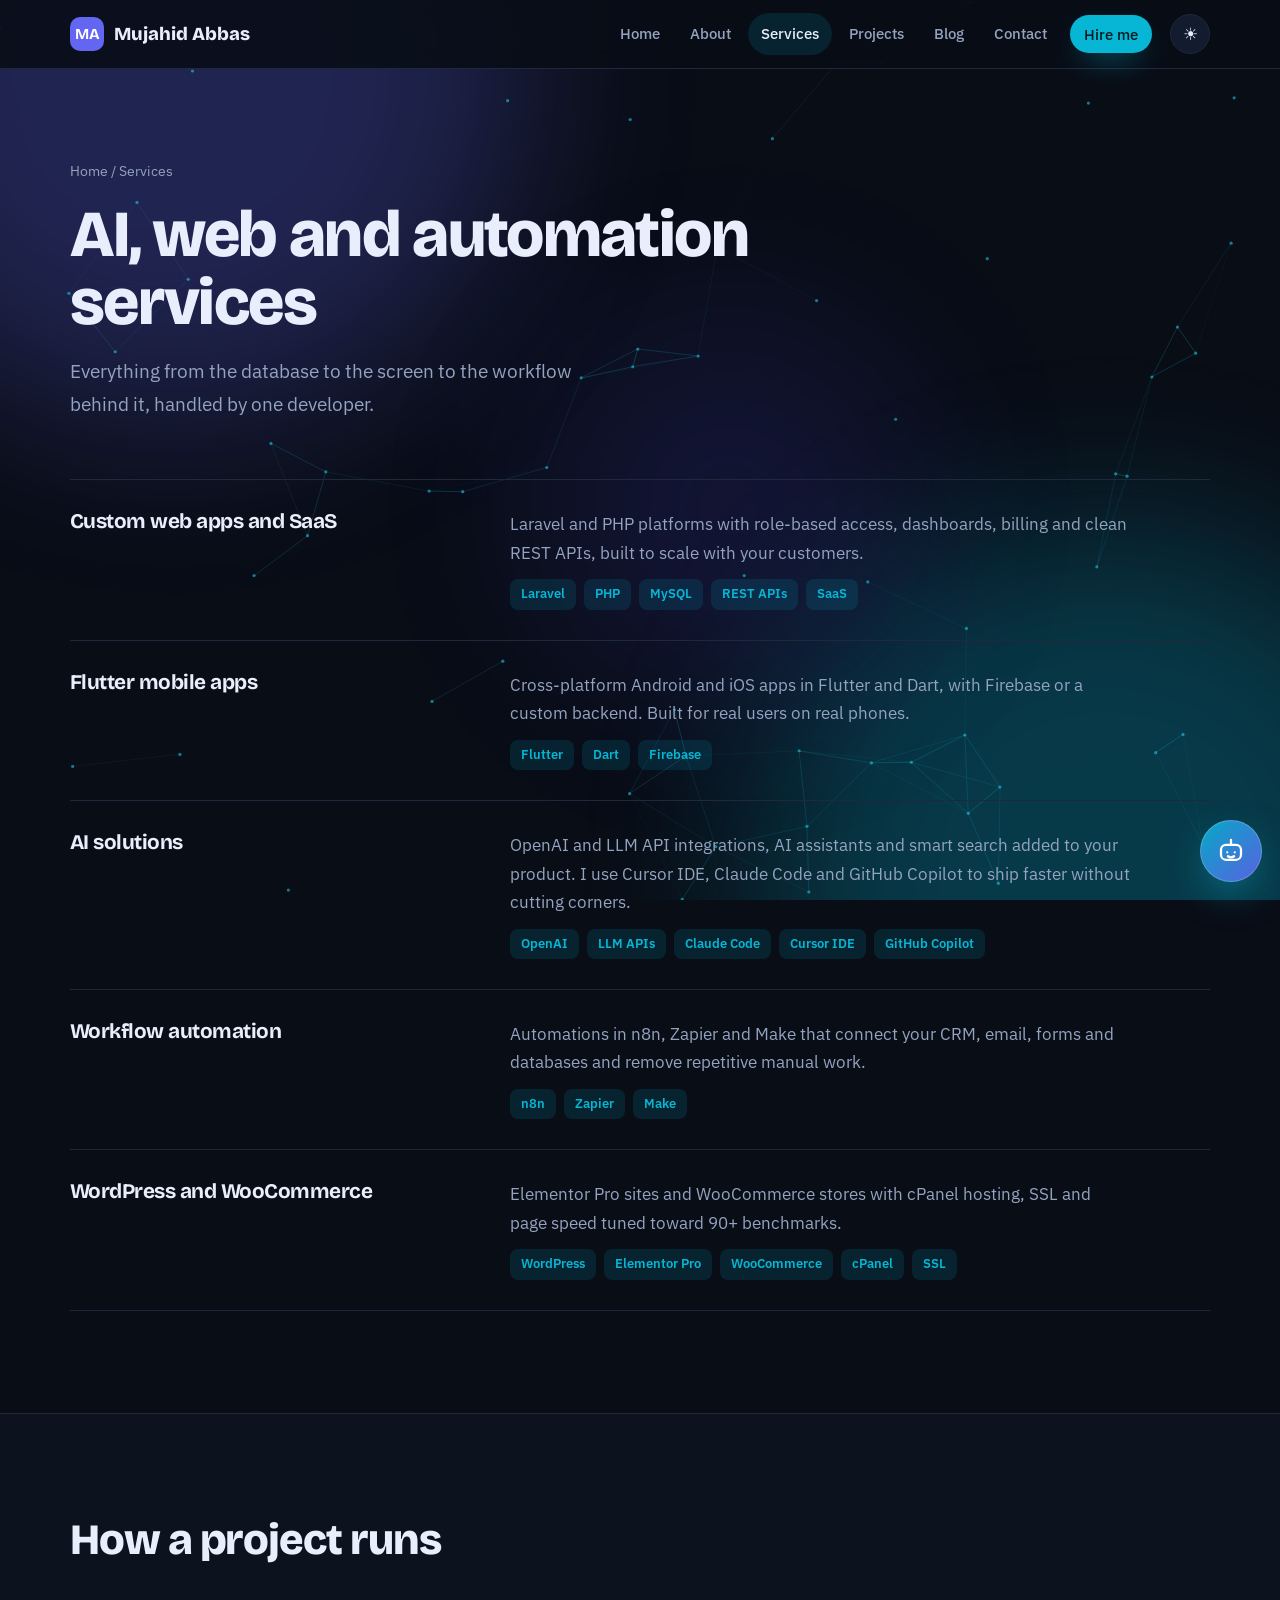
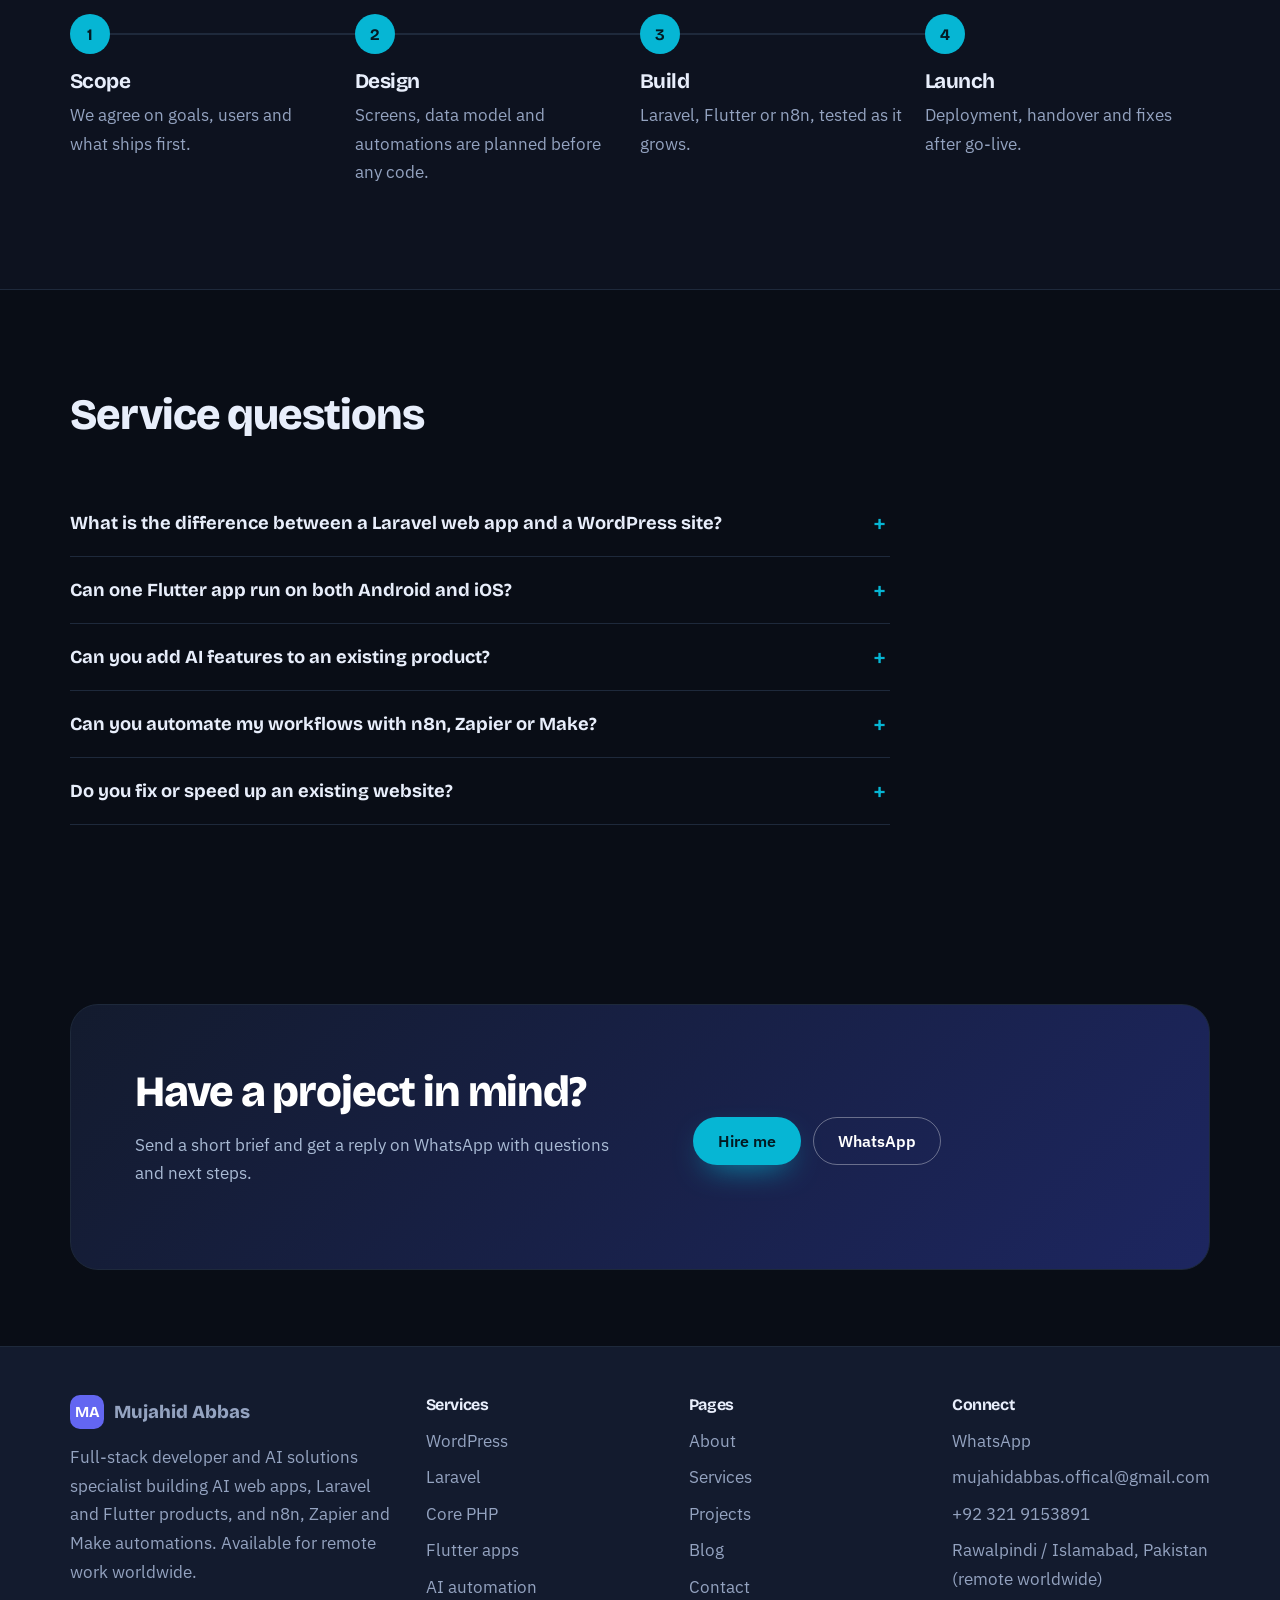
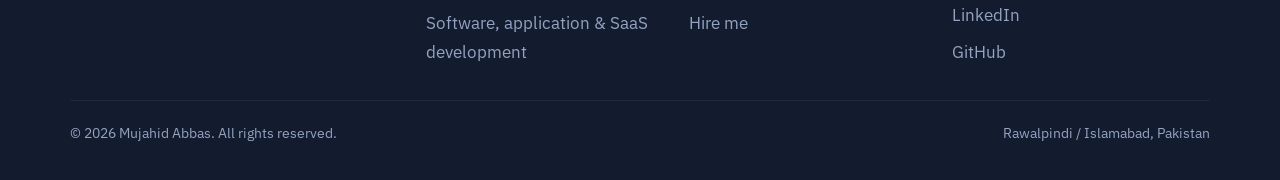
<file: services.html>
<!DOCTYPE html>
<html lang="en"><head><meta charset="utf-8"><meta name="viewport" content="width=device-width, initial-scale=1, viewport-fit=cover">
<title>Services | AI Web Apps, Flutter, Laravel &amp; n8n Automation</title><meta name="description" content="Custom Laravel and SaaS apps, Flutter mobile apps, OpenAI and LLM integrations, n8n, Zapier and Make automation, and WordPress or WooCommerce by Mujahid Abbas for US, UK and Gulf clients."><meta name="author" content="Mujahid Abbas"><meta name="robots" content="index, follow, max-image-preview:large, max-snippet:-1">
<meta name="keywords" content="Mujahid Abbas, AI web developer, AI mobile app developer, Laravel developer, Flutter developer, n8n automation expert, Zapier automation, workflow automation, custom SaaS development, hire full-stack developer, AI application developer London, Laravel SaaS expert Dubai, Flutter mobile developer New York, n8n automation specialist Riyadh, New York, London, Dubai, Riyadh">
<meta name="google-site-verification" content="6GRSMKkt97w2_PG45ALNVmI8k_BOO3oY5fthm-kWGlk"><meta name="geo.region" content="PK-PB"><meta name="geo.placename" content="Rawalpindi">
<link rel="canonical" href="https://mujahidabbasweb.netlify.app/services"><link rel="alternate" hreflang="en" href="https://mujahidabbasweb.netlify.app/services"><link rel="alternate" hreflang="x-default" href="https://mujahidabbasweb.netlify.app/services">
<link rel="icon" href="data:image/svg+xml,%3Csvg xmlns='http://www.w3.org/2000/svg' viewBox='0 0 64 64'%3E%3Crect width='64' height='64' rx='16' fill='%236366f1'/%3E%3Ctext x='32' y='42' font-size='28' font-weight='800' text-anchor='middle' fill='white' font-family='sans-serif'%3EMA%3C/text%3E%3C/svg%3E">
<meta name="theme-color" content="#090d16"><meta property="og:type" content="website"><meta property="og:site_name" content="Mujahid Abbas Portfolio"><meta property="og:title" content="Services | AI Web Apps, Flutter, Laravel &amp; n8n Automation"><meta property="og:description" content="Custom Laravel and SaaS apps, Flutter mobile apps, OpenAI and LLM integrations, n8n, Zapier and Make automation, and WordPress or WooCommerce by Mujahid Abbas for US, UK and Gulf clients."><meta property="og:url" content="https://mujahidabbasweb.netlify.app/services"><meta property="og:image" content="https://mujahidabbasweb.netlify.app/images/myimage/mujahid-abbas.webp"><meta property="og:locale" content="en_US">
<meta name="twitter:card" content="summary_large_image"><meta name="twitter:title" content="Services | AI Web Apps, Flutter, Laravel &amp; n8n Automation"><meta name="twitter:description" content="Custom Laravel and SaaS apps, Flutter mobile apps, OpenAI and LLM integrations, n8n, Zapier and Make automation, and WordPress or WooCommerce by Mujahid Abbas for US, UK and Gulf clients."><meta name="twitter:image" content="https://mujahidabbasweb.netlify.app/images/myimage/mujahid-abbas.webp">
<link rel="preconnect" href="https://fonts.googleapis.com"><link rel="preconnect" href="https://fonts.gstatic.com" crossorigin>
<link href="https://fonts.googleapis.com/css2?family=Bricolage+Grotesque:opsz,wght@12..96,500;12..96,700;12..96,800&family=IBM+Plex+Sans:wght@400;500;600&display=swap" rel="stylesheet">
<script>try{document.documentElement.setAttribute('data-theme',localStorage.getItem('theme')||'dark')}catch(e){document.documentElement.setAttribute('data-theme','dark')}</script>
<link rel="stylesheet" href="css/style.css">
<script async src="https://www.googletagmanager.com/gtag/js?id=G-TR7Z3NMM59"></script>
<script>
  window.dataLayer = window.dataLayer || [];
  function gtag(){dataLayer.push(arguments);}
  gtag('js', new Date());
  gtag('config', 'G-TR7Z3NMM59');
</script>
<script type="application/ld+json">{"@context": "https://schema.org", "@graph": [{"@type": "Person", "@id": "https://mujahidabbasweb.netlify.app/#person", "name": "Mujahid Abbas", "url": "https://mujahidabbasweb.netlify.app/", "image": "https://mujahidabbasweb.netlify.app/images/myimage/mujahid-abbas.webp", "jobTitle": "Full-Stack Developer and AI Solutions Specialist", "email": "mailto:mujahidabbas.offical@gmail.com", "telephone": "+923219153891", "areaServed": [{"@type": "City", "name": "New York"}, {"@type": "City", "name": "London"}, {"@type": "City", "name": "Dubai"}, {"@type": "City", "name": "Riyadh"}, {"@type": "Country", "name": "United States"}, {"@type": "Country", "name": "United Kingdom"}, {"@type": "Country", "name": "United Arab Emirates"}, {"@type": "Country", "name": "Saudi Arabia"}], "description": "Full-stack developer and AI solutions specialist building AI web apps, SaaS, Laravel and Flutter products and n8n, Zapier and Make automations.", "address": {"@type": "PostalAddress", "addressLocality": "Rawalpindi", "addressRegion": "Punjab", "addressCountry": "PK"}, "knowsAbout": ["Laravel", "Flutter", "Dart", "Firebase", "PHP", "MySQL", "REST APIs", "n8n", "Zapier", "Make", "OpenAI API", "LLM integration", "WordPress", "WooCommerce", "SaaS development", "AI automation"], "hasCredential": {"@type": "EducationalOccupationalCredential", "name": "Certificate of Professional Excellence in Web Development", "credentialCategory": "certificate", "recognizedBy": {"@type": "Organization", "name": "NPXSoft Engineering Group"}}, "sameAs": ["https://www.linkedin.com/in/mujahid-abbas-dev", "https://github.com/mujahidabbasweb-hub"]}, {"@type": "BreadcrumbList", "itemListElement": [{"@type": "ListItem", "position": 1, "name": "Home", "item": "https://mujahidabbasweb.netlify.app/"}, {"@type": "ListItem", "position": 2, "name": "Services", "item": "https://mujahidabbasweb.netlify.app/services"}]}, {"@type": "FAQPage", "mainEntity": [{"@type": "Question", "name": "What is the difference between a Laravel web app and a WordPress site?", "acceptedAnswer": {"@type": "Answer", "text": "A Laravel web app is custom-built for specific business logic such as bookings, billing or user roles. WordPress suits content sites and stores where existing plugins cover most needs."}}, {"@type": "Question", "name": "Can one Flutter app run on both Android and iOS?", "acceptedAnswer": {"@type": "Answer", "text": "Yes. Flutter uses a single codebase to build for both platforms, which usually reduces build time and maintenance effort compared with two native apps."}}, {"@type": "Question", "name": "Can you add AI features to an existing product?", "acceptedAnswer": {"@type": "Answer", "text": "Yes. Typical additions are chat assistants, document processing and smart search using OpenAI or other LLM APIs, connected to your app through secure APIs."}}, {"@type": "Question", "name": "Can you automate my workflows with n8n, Zapier or Make?", "acceptedAnswer": {"@type": "Answer", "text": "Yes. Typical automations connect forms, CRMs, email, spreadsheets and databases, and can include AI steps such as classification or summarizing."}}, {"@type": "Question", "name": "Do you fix or speed up an existing website?", "acceptedAnswer": {"@type": "Answer", "text": "Yes. Speed tuning toward 90+ page speed benchmarks, bug fixing and security hardening are available for WordPress, WooCommerce and Laravel projects."}}]}]}</script></head>
<body data-wa="923219153891"><div class="aurora" aria-hidden="true"><i></i><i></i><i></i></div><canvas id="bg" aria-hidden="true"></canvas><a class="skip" href="#main">Skip to content</a>
<header class="site"><div class="wrap bar"><a class="brand" href="index.html" aria-label="Mujahid Abbas, home"><b>MA</b>Mujahid Abbas</a>
<nav class="nav" id="nav" aria-label="Main"><a href="index.html">Home</a><a href="about.html">About</a><a href="services.html" aria-current="page">Services</a><a href="projects.html">Projects</a><a href="blog.html">Blog</a><a href="contact.html">Contact</a><a class="btn p" href="hire-me.html">Hire me</a></nav>
<button class="tt" id="tt" type="button" aria-label="Toggle light and dark mode"></button><button class="menu" id="menu" type="button" aria-label="Open menu" aria-expanded="false" aria-controls="nav">&#9776;</button></div></header>
<main id="main"><div class="wrap page-h"><nav class="crumbs" aria-label="Breadcrumb"><a href="index.html">Home</a> / Services</nav><h1>AI, web and automation services</h1><p class="lede">Everything from the database to the screen to the workflow behind it, handled by one developer.</p></div>
<section style="padding-top:20px"><div class="wrap"><div class="svc">
<article class="sr" id="web"><h3>Custom web apps and SaaS</h3><div><p>Laravel and PHP platforms with role-based access, dashboards, billing and clean REST APIs, built to scale with your customers.</p><ul class="chips"><li>Laravel</li><li>PHP</li><li>MySQL</li><li>REST APIs</li><li>SaaS</li></ul></div></article>
<article class="sr" id="mobile"><h3>Flutter mobile apps</h3><div><p>Cross-platform Android and iOS apps in Flutter and Dart, with Firebase or a custom backend. Built for real users on real phones.</p><ul class="chips"><li>Flutter</li><li>Dart</li><li>Firebase</li></ul></div></article>
<article class="sr" id="ai"><h3>AI solutions</h3><div><p>OpenAI and LLM API integrations, AI assistants and smart search added to your product. I use Cursor IDE, Claude Code and GitHub Copilot to ship faster without cutting corners.</p><ul class="chips"><li>OpenAI</li><li>LLM APIs</li><li>Claude Code</li><li>Cursor IDE</li><li>GitHub Copilot</li></ul></div></article>
<article class="sr" id="auto"><h3>Workflow automation</h3><div><p>Automations in n8n, Zapier and Make that connect your CRM, email, forms and databases and remove repetitive manual work.</p><ul class="chips"><li>n8n</li><li>Zapier</li><li>Make</li></ul></div></article>
<article class="sr" id="wp"><h3>WordPress and WooCommerce</h3><div><p>Elementor Pro sites and WooCommerce stores with cPanel hosting, SSL and page speed tuned toward 90+ benchmarks.</p><ul class="chips"><li>WordPress</li><li>Elementor Pro</li><li>WooCommerce</li><li>cPanel</li><li>SSL</li></ul></div></article>
</div></div></section>
<section class="alt"><div class="wrap"><div class="head"><h2>How a project runs</h2></div><ol class="steps"><li><h3>Scope</h3><p>We agree on goals, users and what ships first.</p></li><li><h3>Design</h3><p>Screens, data model and automations are planned before any code.</p></li><li><h3>Build</h3><p>Laravel, Flutter or n8n, tested as it grows.</p></li><li><h3>Launch</h3><p>Deployment, handover and fixes after go-live.</p></li></ol></div></section>
<section><div class="wrap"><div class="head"><h2>Service questions</h2></div><div class="faq"><details><summary>What is the difference between a Laravel web app and a WordPress site?</summary><p>A Laravel web app is custom-built for specific business logic such as bookings, billing or user roles. WordPress suits content sites and stores where existing plugins cover most needs.</p></details><details><summary>Can one Flutter app run on both Android and iOS?</summary><p>Yes. Flutter uses a single codebase to build for both platforms, which usually reduces build time and maintenance effort compared with two native apps.</p></details><details><summary>Can you add AI features to an existing product?</summary><p>Yes. Typical additions are chat assistants, document processing and smart search using OpenAI or other LLM APIs, connected to your app through secure APIs.</p></details><details><summary>Can you automate my workflows with n8n, Zapier or Make?</summary><p>Yes. Typical automations connect forms, CRMs, email, spreadsheets and databases, and can include AI steps such as classification or summarizing.</p></details><details><summary>Do you fix or speed up an existing website?</summary><p>Yes. Speed tuning toward 90+ page speed benchmarks, bug fixing and security hardening are available for WordPress, WooCommerce and Laravel projects.</p></details></div></div></section><div class="wrap" style="margin-top:clamp(40px,6vw,80px)"><div class="cta"><div><h2>Have a project in mind?</h2><p style="margin-top:14px">Send a short brief and get a reply on WhatsApp with questions and next steps.</p></div>
<div class="row"><a class="btn p" href="hire-me.html">Hire me</a><a class="btn g" style="background:transparent;color:#fff;border-color:rgba(255,255,255,.35)" href="https://wa.me/923219153891?text=Hi%20Mujahid,%20I%20want%20to%20discuss%20a%20project!" target="_blank" rel="noopener">WhatsApp</a></div></div></div></main>
<footer><div class="wrap"><div class="fg"><div><a class="brand" href="index.html"><b>MA</b>Mujahid Abbas</a><p class="muted" style="margin-top:14px;max-width:40ch">Full-stack developer and AI solutions specialist building AI web apps, Laravel and Flutter products, and n8n, Zapier and Make automations. Available for remote work worldwide.</p></div>
<div><h3>Services</h3><ul><li><a href="services.html#wp">WordPress</a></li><li><a href="services.html#web">Laravel</a></li><li><a href="services.html#web">Core PHP</a></li><li><a href="services.html#mobile">Flutter apps</a></li><li><a href="services.html#ai">AI automation</a></li><li><a href="services.html#web">Software, application &amp; SaaS development</a></li></ul></div>
<div><h3>Pages</h3><ul><li><a href="about.html">About</a></li><li><a href="services.html">Services</a></li><li><a href="projects.html">Projects</a></li><li><a href="blog.html">Blog</a></li><li><a href="contact.html">Contact</a></li><li><a href="hire-me.html">Hire me</a></li></ul></div>
<div><h3>Connect</h3><ul><li><a href="https://wa.me/923219153891?text=Hi%20Mujahid,%20I%20want%20to%20discuss%20a%20project!" target="_blank" rel="noopener">WhatsApp</a></li><li><a href="mailto:mujahidabbas.offical@gmail.com">mujahidabbas.offical@gmail.com</a></li><li><a href="tel:+923219153891">+92 321 9153891</a></li><li style="color:var(--muted)">Rawalpindi / Islamabad, Pakistan (remote worldwide)</li><li><a href="https://www.linkedin.com/in/mujahid-abbas-dev" target="_blank" rel="noopener me">LinkedIn</a></li><li><a href="https://github.com/mujahidabbasweb-hub" target="_blank" rel="noopener me">GitHub</a></li></ul></div></div>
<div class="copy"><span>&copy; 2026 Mujahid Abbas. All rights reserved.</span><span>Rawalpindi / Islamabad, Pakistan</span></div></div></footer>
<script src="js/script.js" defer></script></body></html>
</file>
<file: css/style.css>
:root{--bg:#090d16;--surface:#131b2e;--ink:#E8EEFB;--muted:#94A3C0;--blue:#06b6d4;--blue-d:#22d3ee;--soft:rgba(6,182,212,.13);--line:#1e293b;--lime:#6366f1;--lime-ink:#fff;--shadow:0 30px 70px -30px rgba(0,0,0,.85);--d:'Bricolage Grotesque','Segoe UI',system-ui,sans-serif;--b:'IBM Plex Sans','Segoe UI',system-ui,sans-serif;color-scheme:dark}
:root[data-theme=light]{--bg:#F3F6FC;--surface:#fff;--ink:#0A1B35;--muted:#52627B;--blue:#0E7490;--blue-d:#155E75;--soft:#E0F2FE;--line:#DCE3EE;--lime:#4f46e5;--shadow:0 28px 60px -30px rgba(10,27,53,.4);color-scheme:light}
*,*::before,*::after{box-sizing:border-box}
html{scroll-behavior:smooth;scroll-padding-top:80px}
body{margin:0;background:var(--bg);color:var(--ink);font:400 1.05rem/1.7 var(--b);-webkit-font-smoothing:antialiased}
img{max-width:100%;height:auto;display:block}a{color:inherit}
:focus-visible{outline:3px solid var(--blue);outline-offset:3px;border-radius:6px}
.skip{position:absolute;left:-999px;top:8px;background:var(--ink);color:var(--bg);padding:10px 16px;border-radius:8px;z-index:99}.skip:focus{left:12px}
.wrap{width:min(1140px,100% - 40px);margin-inline:auto}
h1,h2,h3{font-family:var(--d);letter-spacing:-.025em;margin:0}
h1{font-weight:800;font-size:clamp(2.3rem,5.4vw,4.1rem);line-height:1.04}
h2{font-weight:800;font-size:clamp(1.8rem,3.6vw,2.7rem);line-height:1.1}
h3{font-weight:700;font-size:1.3rem;line-height:1.2}
p{margin:0 0 1em}.muted{color:var(--muted)}
/* header */
.site{position:sticky;top:0;z-index:30;background:color-mix(in srgb,var(--bg) 88%,transparent);backdrop-filter:blur(10px);border-bottom:1px solid var(--line)}
.bar{display:flex;align-items:center;gap:18px;min-height:68px}
.brand{display:flex;align-items:center;gap:10px;font:800 1.15rem var(--d);text-decoration:none}
.brand b{display:grid;place-items:center;width:34px;height:34px;border-radius:10px;background:var(--lime);color:var(--lime-ink);font-size:.95rem}
.nav{margin-left:auto;display:flex;align-items:center;gap:4px}
.nav a{padding:8px 13px;border-radius:999px;text-decoration:none;font-weight:500;font-size:.95rem;color:var(--muted)}
.nav a:hover,.nav a[aria-current=page]{color:var(--ink);background:var(--soft)}
.nav a.btn{color:#031a22;margin-left:6px}
.tt,.menu{border:1px solid var(--line);background:var(--surface);color:var(--ink);width:40px;height:40px;border-radius:50%;cursor:pointer;font-size:1.05rem}
.menu{display:none}
@media(max-width:900px){.menu{display:block;margin-left:auto}.nav{position:absolute;top:68px;left:0;right:0;background:var(--bg);border-bottom:1px solid var(--line);flex-direction:column;align-items:stretch;padding:12px 20px 20px;display:none;margin:0}.nav.open{display:flex}.nav a{padding:12px 14px}.nav a.btn{margin:6px 0 0;text-align:center;justify-content:center}.tt{order:3}}
.btn{display:inline-flex;align-items:center;gap:8px;padding:13px 24px;border-radius:999px;font:600 1rem var(--b);text-decoration:none;border:1.5px solid transparent;cursor:pointer;transition:transform .15s,background .15s}
.btn:active{transform:scale(.98)}.btn.p{background:var(--blue);color:#031a22}:root[data-theme=light] .btn.p,:root[data-theme=light] .nav a.btn{color:#fff}.btn.p:hover{background:var(--blue-d)}
.btn.g{background:var(--surface);border-color:var(--line)}.btn.g:hover{border-color:var(--blue)}
.btn.l{background:var(--lime);color:var(--lime-ink)}.btn.l:hover{filter:brightness(.94)}
.row{display:flex;flex-wrap:wrap;gap:12px}
/* hero */
.hero{padding:clamp(36px,6vw,84px) 0 clamp(40px,6vw,80px)}
.hg{display:grid;grid-template-columns:1.1fr .9fr;gap:clamp(30px,5vw,70px);align-items:center}
.pill{display:inline-flex;align-items:center;gap:10px;padding:7px 14px;border-radius:999px;background:var(--surface);border:1px solid var(--line);font-size:.92rem;font-weight:500}
.pill i{width:9px;height:9px;border-radius:50%;background:#2DBE4E;box-shadow:0 0 0 4px rgba(45,190,78,.22)}
.hero h1{margin:22px 0 20px;max-width:16ch}.lede{font-size:1.2rem;color:var(--muted);max-width:48ch;margin-bottom:28px}
.facts{display:flex;flex-wrap:wrap;gap:8px 22px;margin:30px 0 0;padding:0;list-style:none;color:var(--muted);font-size:.95rem}
.facts li::before{content:"";display:inline-block;width:8px;height:8px;border-radius:2px;background:var(--lime);margin-right:8px}
.por{position:relative;max-width:460px;margin-inline:auto;padding:0 0 26px 26px}
.por::before{content:"";position:absolute;inset:26px 26px 0 0;border-radius:200px 200px 32px 32px;background:var(--blue)}
.por img{position:relative;width:100%;aspect-ratio:4/5;object-fit:cover;border-radius:200px 200px 32px 32px;margin:0 0 0 26px;animation:up .9s cubic-bezier(.2,.8,.2,1) both}
.chip{position:absolute;background:var(--surface);border:1px solid var(--line);box-shadow:var(--shadow);border-radius:14px;padding:9px 14px;font:600 .9rem var(--b);animation:pop .6s cubic-bezier(.2,.9,.3,1.3) both}
.chip.a{top:18%;left:0;animation-delay:.5s}.chip.b{bottom:22%;left:-4px;animation-delay:.65s}.chip.c{bottom:2%;right:-8px;animation-delay:.8s;background:var(--lime);color:var(--lime-ink);border-color:transparent}
@keyframes up{from{opacity:0;transform:translateY(28px)}}@keyframes pop{from{opacity:0;transform:scale(.7)}}
@media(max-width:900px){.hg{grid-template-columns:1fr}.por{max-width:380px}.hero h1{max-width:none}}
/* marquee */
.mq{overflow:hidden;border-block:1px solid var(--line);background:var(--surface);padding:16px 0}
.mq div{display:flex;gap:44px;width:max-content;animation:mq 30s linear infinite;font:700 1.25rem var(--d);color:var(--muted)}
.mq span{white-space:nowrap}@keyframes mq{to{transform:translateX(-50%)}}
/* sections */
section{padding:clamp(56px,8vw,104px) 0}.alt{background:var(--surface);border-block:1px solid var(--line)}
.head{max-width:680px;margin-bottom:clamp(28px,4vw,50px)}.head p{color:var(--muted);font-size:1.12rem;margin:14px 0 0}
.page-h{padding:clamp(44px,7vw,92px) 0 clamp(20px,3vw,40px)}.page-h h1{max-width:20ch}.page-h .lede{margin:18px 0 0}
.crumbs{font-size:.9rem;color:var(--muted);margin-bottom:18px}.crumbs a{text-decoration:none}.crumbs a:hover{text-decoration:underline}
/* bento */
.bento{display:grid;grid-template-columns:repeat(6,1fr);gap:16px}
.bx{border:1px solid var(--line);background:var(--surface);border-radius:22px;padding:26px;grid-column:span 2;display:flex;flex-direction:column;gap:10px;text-decoration:none}
.bx.w{grid-column:span 4}.bx.d{background:linear-gradient(135deg,#4f46e5,#0e7490);color:#fff;border-color:transparent}.bx.d p{color:#DCE6FF}.bx.t{background:var(--lime);color:var(--lime-ink);border-color:transparent}.bx.t p{color:#E0E7FF}
.bx p{margin:0;color:var(--muted)}.bx .ic{width:42px;height:42px;border-radius:12px;background:var(--soft);color:var(--blue);display:grid;place-items:center;font:800 1.1rem var(--d)}
.bx.d .ic{background:rgba(255,255,255,.18);color:#fff}.bx.t .ic{background:rgba(0,0,0,.08);color:var(--lime-ink)}
@media(max-width:900px){.bx,.bx.w{grid-column:span 6}}
.chips{display:flex;flex-wrap:wrap;gap:8px;list-style:none;margin:0;padding:0}.chips li{font-size:.82rem;font-weight:600;padding:4px 11px;border-radius:8px;background:var(--soft);color:var(--blue)}
.bx.d .chips li{background:rgba(255,255,255,.18);color:#fff}
/* work */
.case{display:grid;grid-template-columns:1.2fr 1fr;gap:clamp(26px,5vw,64px);align-items:center;padding:clamp(22px,4vw,44px) 0}.case+.case{border-top:1px solid var(--line)}
.case.f .shot{order:2}.shot{border-radius:20px;overflow:hidden;border:1px solid var(--line);box-shadow:var(--shadow);background:var(--soft)}
.shot img{width:100%;aspect-ratio:16/10;object-fit:cover}
.tag{display:inline-block;font-weight:600;font-size:.9rem;color:var(--blue);margin-bottom:8px}
.case h3{font-size:clamp(1.5rem,2.6vw,2rem);margin-bottom:12px}.case p{color:var(--muted)}
.ticks{list-style:none;margin:0 0 18px;padding:0}.ticks li{padding-left:26px;position:relative;margin:6px 0}.ticks li::before{content:"";position:absolute;left:0;top:.6em;width:12px;height:7px;border-left:2.5px solid var(--blue);border-bottom:2.5px solid var(--blue);transform:rotate(-45deg) translateY(-50%)}
@media(max-width:860px){.case{grid-template-columns:1fr}.case.f .shot{order:0}}
/* service rows */
.svc{border-top:1px solid var(--line)}.sr{display:grid;grid-template-columns:.8fr 1.4fr;gap:18px 40px;padding:30px 0;border-bottom:1px solid var(--line)}
.sr p{color:var(--muted);max-width:62ch;margin-bottom:12px}@media(max-width:720px){.sr{grid-template-columns:1fr}}
/* steps */
.steps{list-style:none;margin:0;padding:0;display:grid;grid-template-columns:repeat(4,1fr);counter-reset:s}
.steps li{padding-right:22px;position:relative;counter-increment:s}
.steps li::before{content:counter(s);display:grid;place-items:center;width:40px;height:40px;border-radius:50%;background:var(--blue);color:#031a22;font:700 1rem var(--d);margin-bottom:16px;position:relative;z-index:1}
.steps li::after{content:"";position:absolute;top:19px;left:40px;right:0;height:2px;background:var(--line)}.steps li:last-child::after{display:none}
.steps h3{margin-bottom:6px}.steps p{color:var(--muted);margin:0}
@media(max-width:860px){.steps{grid-template-columns:1fr;gap:24px}.steps li{padding:0 0 0 56px}.steps li::before{position:absolute;left:0;top:0;margin:0}.steps li::after{top:40px;bottom:-24px;left:19px;width:2px;height:auto;right:auto}}
/* trio */
.trio{display:grid;grid-template-columns:repeat(3,1fr);gap:clamp(20px,3vw,44px)}.trio>div{padding-top:18px;border-top:3px solid var(--blue)}.trio>div:nth-child(2){border-color:var(--lime)}.trio p{color:var(--muted);margin:8px 0 0}
@media(max-width:760px){.trio{grid-template-columns:1fr}}
/* faq */
.faq{max-width:820px}.faq details{border-bottom:1px solid var(--line);padding:4px 0}.faq summary{cursor:pointer;list-style:none;padding:18px 36px 18px 0;font:700 1.15rem var(--d);position:relative}
.faq summary::-webkit-details-marker{display:none}.faq summary::after{content:"+";position:absolute;right:4px;top:14px;font-size:1.6rem;font-weight:500;color:var(--blue);transition:transform .2s}
.faq details[open] summary::after{transform:rotate(45deg)}.faq details p{color:var(--muted);padding-bottom:16px;margin:0}
/* about */
.ab{display:grid;grid-template-columns:.8fr 1.2fr;gap:clamp(28px,5vw,70px);align-items:start}.ab img{border-radius:28px;aspect-ratio:4/5;object-fit:cover;width:100%;box-shadow:var(--shadow)}
.ans{border-left:4px solid var(--lime);background:var(--surface);padding:18px 22px;border-radius:0 16px 16px 0;margin:0 0 24px;font-size:1.12rem}
.stk{display:grid;grid-template-columns:repeat(auto-fill,minmax(150px,1fr));gap:12px;list-style:none;margin:0;padding:0}.stk li{border:1px solid var(--line);background:var(--surface);border-radius:14px;padding:14px 16px;font-weight:600}
@media(max-width:800px){.ab{grid-template-columns:1fr}.ab img{max-width:360px}}
/* blog */
.posts{display:grid;grid-template-columns:repeat(2,1fr);gap:20px}.post{border:1px solid var(--line);background:var(--surface);border-radius:22px;padding:28px;text-decoration:none;display:flex;flex-direction:column;gap:10px}.post:hover{border-color:var(--blue)}.post small{color:var(--muted)}.post p{color:var(--muted);margin:0}
@media(max-width:760px){.posts{grid-template-columns:1fr}}
.art{max-width:740px}.art h2{font-size:1.7rem;margin:38px 0 12px}.art p,.art li{font-size:1.1rem}.art ul{padding-left:1.2em}.meta{color:var(--muted);font-size:.95rem;margin-top:14px}
/* cta + forms */
.cta{background:linear-gradient(135deg,#131b2e,#1d2660);border:1px solid var(--line);color:#EAF0FA;border-radius:28px;padding:clamp(30px,5vw,64px);display:grid;grid-template-columns:1.1fr 1fr;gap:clamp(24px,5vw,60px);align-items:center}

.cta h2{color:#fff}.cta p{color:#A9BAD4}.cta .row{margin-top:8px}@media(max-width:820px){.cta{grid-template-columns:1fr}}
.fld{display:grid;gap:6px;margin-bottom:14px}.fld label{font-weight:600;font-size:.92rem}
.fld input,.fld select,.fld textarea{width:100%;font:inherit;color:inherit;background:var(--bg);border:1.5px solid var(--line);border-radius:12px;padding:12px 14px}
.fld textarea{min-height:112px;resize:vertical}.formbox{background:var(--surface);border:1px solid var(--line);border-radius:24px;padding:clamp(22px,3vw,34px)}
.hint{font-size:.88rem;color:var(--muted);margin:12px 0 0}
.two{display:grid;grid-template-columns:1fr 1fr;gap:clamp(24px,5vw,60px);align-items:start}@media(max-width:820px){.two{grid-template-columns:1fr}}
.opt{border-top:1px solid var(--line);padding:20px 0}.opt:last-child{border-bottom:1px solid var(--line)}.opt p{color:var(--muted);margin:6px 0 0}
/* footer */
footer{border-top:1px solid var(--line);margin-top:clamp(40px,6vw,80px);padding:48px 0 34px;background:var(--surface)}
.fg{display:grid;grid-template-columns:1.4fr repeat(3,1fr);gap:32px}.fg h3{font-size:1rem;margin-bottom:12px}.fg ul{list-style:none;margin:0;padding:0;display:grid;gap:8px}.fg a{text-decoration:none;color:var(--muted)}.fg a:hover{color:var(--blue);text-decoration:underline}
.copy{margin-top:34px;padding-top:20px;border-top:1px solid var(--line);color:var(--muted);font-size:.9rem;display:flex;flex-wrap:wrap;justify-content:space-between;gap:8px}
@media(max-width:760px){.fg{grid-template-columns:1fr}}
@media(prefers-reduced-motion:reduce){html{scroll-behavior:auto}*,*::before,*::after{animation:none!important;transition:none!important}}
/* ---- immersive layer ---- */
picture{display:block}
.shot img{aspect-ratio:16/9}
html.js .rv{opacity:0;transform:translateY(26px);transition:opacity .7s ease,transform .7s cubic-bezier(.2,.8,.2,1)}
html.js .rv.in{opacity:1;transform:none}
.aura{position:fixed;inset:0;z-index:-2;overflow:hidden;pointer-events:none}
.aura i{position:absolute;width:44vmax;height:44vmax;border-radius:50%;filter:blur(90px);opacity:.34;animation:drift 22s ease-in-out infinite alternate}
.aura i:nth-child(1){background:var(--blue);top:-14vmax;left:-10vmax}
.aura i:nth-child(2){background:#18C7A3;right:-14vmax;top:22vh;animation-delay:-8s;opacity:.2}
.aura i:nth-child(3){background:var(--lime);bottom:-20vmax;left:30vw;animation-delay:-14s;opacity:.14}
:root:not([data-theme=dark]) .aura i{opacity:.16}
@keyframes drift{to{transform:translate(8vmax,6vmax) scale(1.15)}}
#fx{position:fixed;inset:0;width:100%;height:100%;z-index:-1;pointer-events:none}
.alt,.mq{background:color-mix(in srgb,var(--surface) 50%,transparent)}
.bx,.post,.formbox,.stk li,.chip{background:color-mix(in srgb,var(--surface) 62%,transparent);backdrop-filter:blur(14px);-webkit-backdrop-filter:blur(14px)}
.bx,.post{position:relative;overflow:hidden;transition:transform .25s,border-color .25s}
.bx::after,.post::after{content:"";position:absolute;inset:0;background:radial-gradient(260px circle at var(--mx,50%) var(--my,50%),rgba(127,160,255,.18),transparent 60%);opacity:0;transition:opacity .25s;pointer-events:none}
.bx:hover,.post:hover{transform:translateY(-4px);border-color:var(--blue)}.bx:hover::after,.post:hover::after{opacity:1}
.shot{transition:transform .3s,box-shadow .3s}.shot:hover{transform:translateY(-4px)}
.hero h1{max-width:19ch}
.tw{color:var(--blue)}.tw::after{content:"";display:inline-block;width:3px;height:.85em;background:var(--lime);margin-left:4px;vertical-align:-.08em;animation:blink 1s steps(1) infinite}
@keyframes blink{50%{opacity:0}}
.mkts{display:grid;grid-template-columns:repeat(4,1fr);gap:16px}.mkts .bx{grid-column:auto}
@media(max-width:900px){.mkts{grid-template-columns:1fr 1fr}}@media(max-width:520px){.mkts{grid-template-columns:1fr}}
.two .shot img{aspect-ratio:auto}
.por picture,.ab picture{display:block}.por img{margin-left:26px}
.por{padding:0 0 26px}.por img{width:calc(100% - 26px);margin:0 0 0 26px}
.hero h1{font-size:clamp(2.1rem,4.4vw,3.4rem);max-width:21ch}

/* ===== v2: obsidian glass theme ===== */
#bg{position:fixed;inset:0;width:100%;height:100%;z-index:0;pointer-events:none}
.aurora{position:fixed;inset:0;z-index:0;pointer-events:none;overflow:hidden}
.aurora i{position:absolute;width:55vmax;height:55vmax;border-radius:50%;filter:blur(90px);opacity:.27;will-change:transform;animation:drift 26s ease-in-out infinite alternate}
.aurora i:nth-child(1){background:#6366f1;top:-22vmax;left:-14vmax}.aurora i:nth-child(2){background:#06b6d4;bottom:-26vmax;right:-14vmax;animation-duration:32s;animation-delay:-9s}.aurora i:nth-child(3){background:#4f46e5;top:35%;left:42%;width:30vmax;height:30vmax;opacity:.15;animation-delay:-15s}
:root[data-theme=light] .aurora i{opacity:.13}@keyframes drift{to{transform:translate3d(8vmax,6vmax,0) scale(1.15)}}
main,footer{position:relative;z-index:1}
.glass,.bx,.post,.formbox,.stk li,.pc{background:color-mix(in srgb,var(--surface) 70%,transparent);backdrop-filter:blur(14px);-webkit-backdrop-filter:blur(14px);border:1px solid var(--line);transition:border-color .25s,box-shadow .25s,transform .25s}
.glass:hover,.bx:hover,.post:hover,.pc:hover{border-color:color-mix(in srgb,var(--blue) 60%,transparent);box-shadow:0 18px 50px -26px var(--blue)}
.bx.d,.bx.t{border-color:transparent}.bx.d{background:linear-gradient(135deg,#4f46e5,#0e7490)}.bx.t{background:#6366f1}
.alt{background:color-mix(in srgb,var(--surface) 42%,transparent)}.mq{background:color-mix(in srgb,var(--surface) 50%,transparent)}
.btn.p{box-shadow:0 12px 32px -14px var(--blue)}.fld select option{background:var(--surface);color:var(--ink)}
.gt{background:linear-gradient(90deg,#22d3ee,#818cf8);-webkit-background-clip:text;background-clip:text;color:transparent}
.hero h1{max-width:none}.role{display:block;font-size:.5em;line-height:1.2;margin-top:14px;min-height:2.5em;letter-spacing:-.015em}
.caret{display:inline-block;width:3px;height:.85em;margin-left:4px;background:var(--blue);vertical-align:-.08em;animation:blink 1s steps(1) infinite}@keyframes blink{50%{opacity:0}}
.por{max-width:440px;padding:0}.por::before{inset:-3px;border-radius:34px;background:conic-gradient(from 140deg,#06b6d4,#6366f1,#06b6d4);filter:blur(20px);opacity:.5}
.por img{margin:0;border-radius:30px;border:1px solid var(--line)}
#main>.hero .por::before{border-radius:50%}
#main>.hero .por img{aspect-ratio:1;border-radius:50%;object-position:center top}
.chip{background:color-mix(in srgb,var(--surface) 78%,transparent);backdrop-filter:blur(12px);animation:pop .6s cubic-bezier(.2,.9,.3,1.3) both,fl 6s ease-in-out .9s infinite}
.chip.a{top:8%;left:-14px}.chip.b{top:38%;right:-14px;left:auto;bottom:auto;animation-delay:.65s,1.2s}.chip.c{bottom:16%;left:-16px;right:auto;background:#6366f1;color:#fff;animation-delay:.8s,1.5s}.chip.d{bottom:-6px;right:10%;animation-delay:.95s,1.8s}
@keyframes fl{50%{transform:translateY(-9px)}}
.stats{display:grid;grid-template-columns:repeat(4,1fr);gap:16px}.st{padding:24px;border-radius:20px}
.st b{display:block;font:800 clamp(2rem,4vw,3rem)/1 var(--d);background:linear-gradient(90deg,#22d3ee,#818cf8);-webkit-background-clip:text;background-clip:text;color:transparent;margin-bottom:6px}.st span{color:var(--muted)}
.skills{display:grid;grid-template-columns:repeat(3,1fr);gap:16px}.skills>div{padding:26px;border-radius:22px}.skills h3{margin-bottom:14px}
.pgrid{display:grid;grid-template-columns:repeat(2,1fr);gap:20px}.pc{border-radius:22px;overflow:hidden;display:flex;flex-direction:column}
.pimg{overflow:hidden}.pimg img{width:100%;aspect-ratio:16/10;object-fit:contain;background:var(--surface);border-bottom:1px solid var(--line)}.pc:hover .pimg img{transform:none}
.pbody{padding:24px;display:flex;flex-direction:column;gap:10px;flex:1}.pbody p{color:var(--muted);margin:0}.pbody .btn{align-self:flex-start;margin-top:6px}
.cert{margin:0;border-radius:22px;overflow:hidden;max-width:560px}.cert figcaption{padding:16px 20px;color:var(--muted);font-size:.95rem}
.geo{display:flex;flex-wrap:wrap;gap:10px;margin-top:22px}.geo span{padding:8px 18px;border-radius:999px;border:1px solid var(--line);font-weight:600;background:color-mix(in srgb,var(--surface) 70%,transparent)}
@media(max-width:900px){.skills{grid-template-columns:1fr}}@media(max-width:760px){.stats{grid-template-columns:1fr 1fr}.pgrid{grid-template-columns:1fr}}
.role{min-height:1.4em}@media(max-width:560px){.role{min-height:2.6em}}
/* ===== v3: market cards, map, form, chatbot ===== */
.mk{padding:26px;border-radius:22px;text-decoration:none;display:block}.mk h3{margin-bottom:8px}.mk p{color:var(--muted);margin:0}
.map iframe{width:100%;height:380px;border:0;border-radius:22px;display:block;background:var(--surface)}
.sent{background:rgba(45,190,78,.14);border:1px solid rgba(45,190,78,.5);padding:12px 16px;border-radius:12px;margin-bottom:16px}.sent[hidden]{display:none}
.cb-fab{position:fixed;right:max(18px,env(safe-area-inset-right));bottom:max(18px,env(safe-area-inset-bottom));z-index:60;width:62px;height:62px;border-radius:50%;border:1px solid rgba(255,255,255,.2);background:linear-gradient(135deg,rgba(6,182,212,.9),rgba(99,102,241,.9));backdrop-filter:blur(10px);box-shadow:0 14px 40px -10px rgba(6,182,212,.65);cursor:pointer;display:grid;place-items:center;color:#fff;transition:transform .2s}
.cb-fab:hover{transform:scale(1.07)}.cb-fab svg{width:30px;height:30px}
.cb-fab::after{content:"";position:absolute;inset:-6px;border-radius:50%;border:2px solid var(--blue);opacity:0;animation:ping 2.8s ease-out infinite}@keyframes ping{0%{transform:scale(.85);opacity:.7}100%{transform:scale(1.3);opacity:0}}
.cb{position:fixed;right:max(18px,env(safe-area-inset-right));bottom:calc(max(18px,env(safe-area-inset-bottom)) + 76px);z-index:61;width:min(390px,calc(100vw - 24px));height:min(580px,calc(100vh - 130px));display:none;flex-direction:column;border-radius:24px;overflow:hidden;background:color-mix(in srgb,var(--surface) 84%,transparent);backdrop-filter:blur(22px);-webkit-backdrop-filter:blur(22px);border:1px solid var(--line);box-shadow:var(--shadow)}
.cb.open{display:flex;animation:up .35s cubic-bezier(.2,.8,.2,1) both}
.cb-h{display:flex;align-items:center;gap:12px;padding:14px 16px;border-bottom:1px solid var(--line);background:linear-gradient(135deg,rgba(6,182,212,.18),rgba(99,102,241,.18))}
.cb-av{width:38px;height:38px;border-radius:50%;display:grid;place-items:center;background:#6366f1;color:#fff;font:800 .9rem var(--d)}
.cb-h b{display:block;font:700 1rem var(--d);line-height:1.2}.cb-h small{color:var(--muted);display:flex;align-items:center;gap:6px}.cb-h small::before{content:"";width:7px;height:7px;border-radius:50%;background:#2DBE4E}
.cb-x{margin-left:auto;width:34px;height:34px;border-radius:50%;border:1px solid var(--line);background:transparent;color:var(--ink);cursor:pointer;font-size:1.1rem}
.cb-log{flex:1;overflow-y:auto;padding:16px;display:flex;flex-direction:column;gap:10px}
.cb-m{max-width:88%;padding:10px 14px;border-radius:16px;font-size:.95rem;line-height:1.5;overflow-wrap:anywhere}
.cb-m.b{background:var(--soft);border-bottom-left-radius:4px;align-self:flex-start}.cb-m.u{background:var(--blue);color:#031a22;border-bottom-right-radius:4px;align-self:flex-end}
:root[data-theme=light] .cb-m.u{color:#fff}.cb-m a:not(.btn){color:inherit;text-decoration:underline}.cb-m .btn{margin-top:10px;padding:10px 18px;font-size:.92rem}
.cb-dots{display:inline-flex;gap:4px}.cb-dots i{width:6px;height:6px;border-radius:50%;background:var(--muted);animation:blink 1s infinite}.cb-dots i:nth-child(2){animation-delay:.15s}.cb-dots i:nth-child(3){animation-delay:.3s}
.cb-q{display:flex;flex-wrap:wrap;gap:6px;padding:0 16px 10px}.cb-q button{border:1px solid var(--line);background:transparent;color:var(--ink);border-radius:999px;padding:5px 12px;font:500 .85rem var(--b);cursor:pointer}.cb-q button:hover{border-color:var(--blue);color:var(--blue)}
.cb-f{display:flex;gap:8px;padding:12px;border-top:1px solid var(--line)}.cb-f input{flex:1;min-width:0;font:inherit;color:inherit;background:var(--bg);border:1.5px solid var(--line);border-radius:999px;padding:10px 16px}
.cb-f button{border:0;border-radius:999px;background:var(--blue);color:#031a22;font:600 .95rem var(--b);padding:0 18px;cursor:pointer}:root[data-theme=light] .cb-f button{color:#fff}
@media(max-width:520px){.cb{right:8px;left:8px;width:auto;bottom:calc(max(18px,env(safe-area-inset-bottom)) + 76px)}}
</file>
